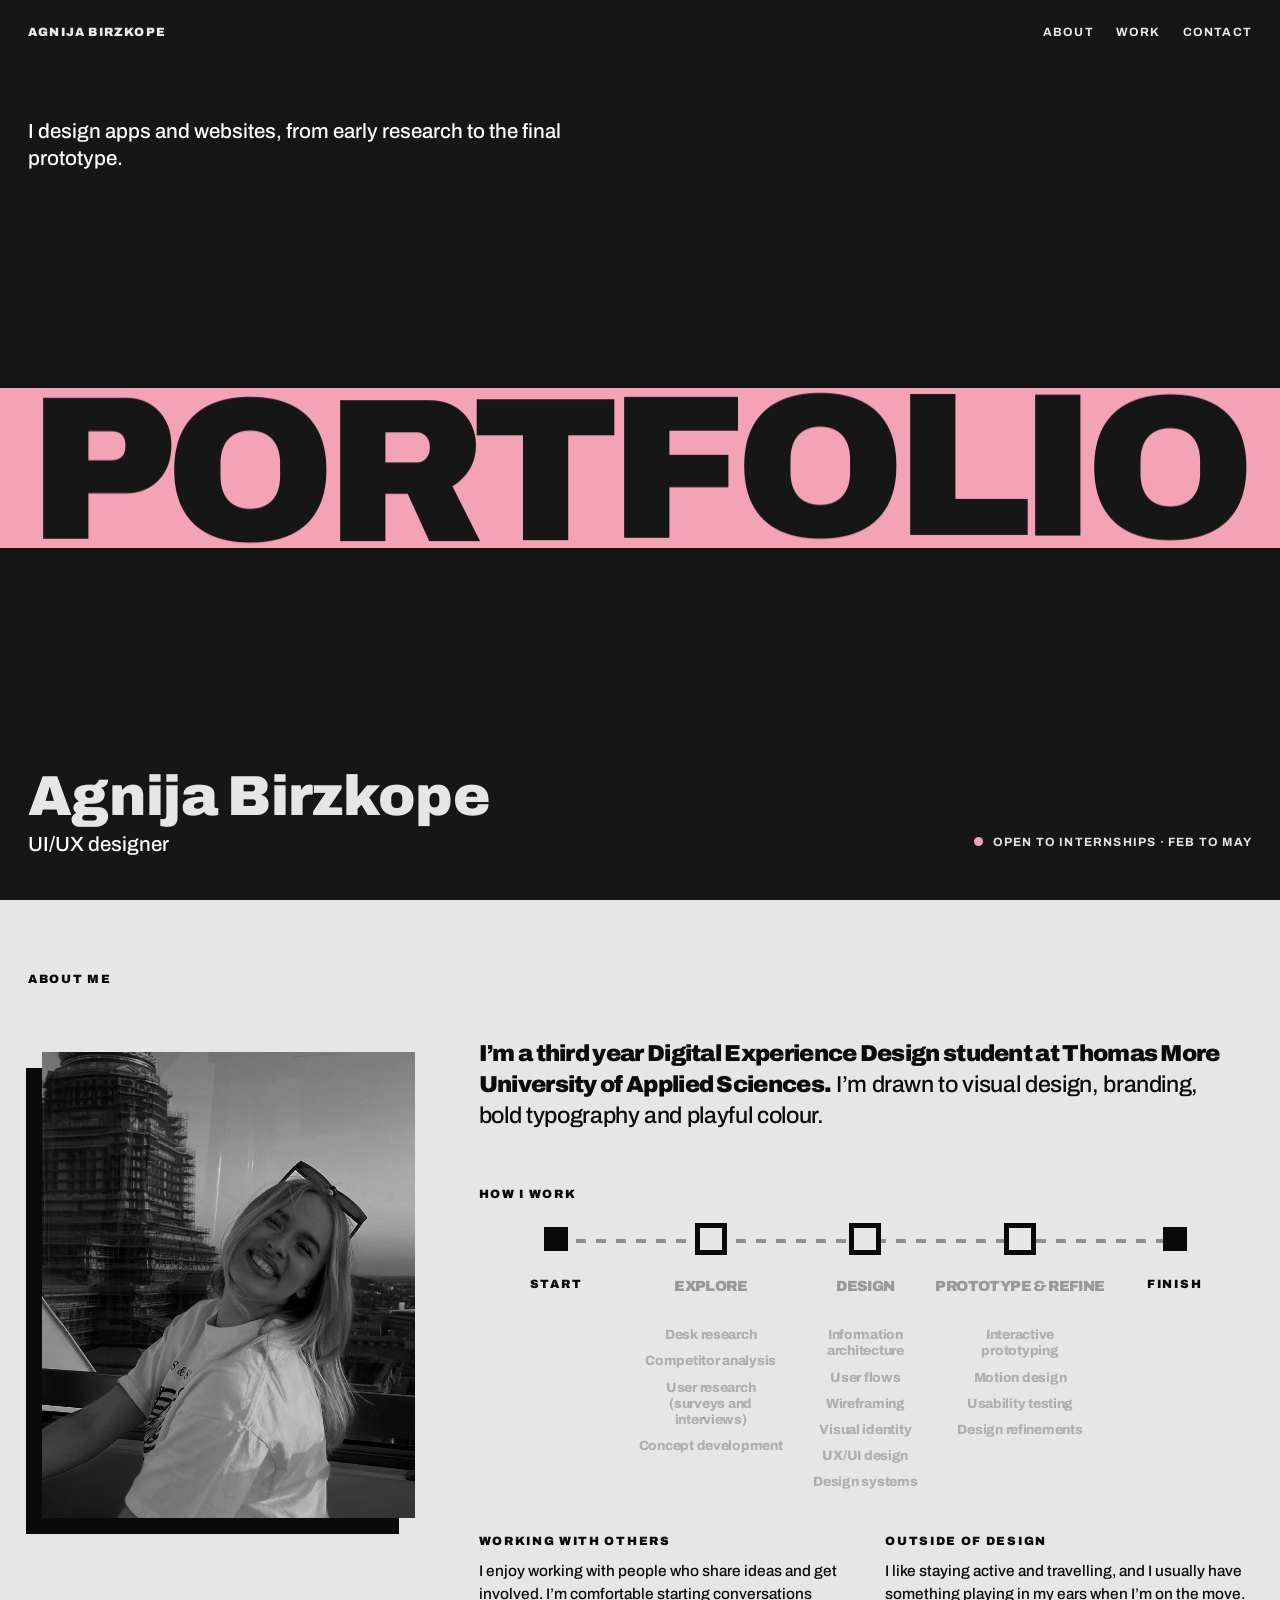
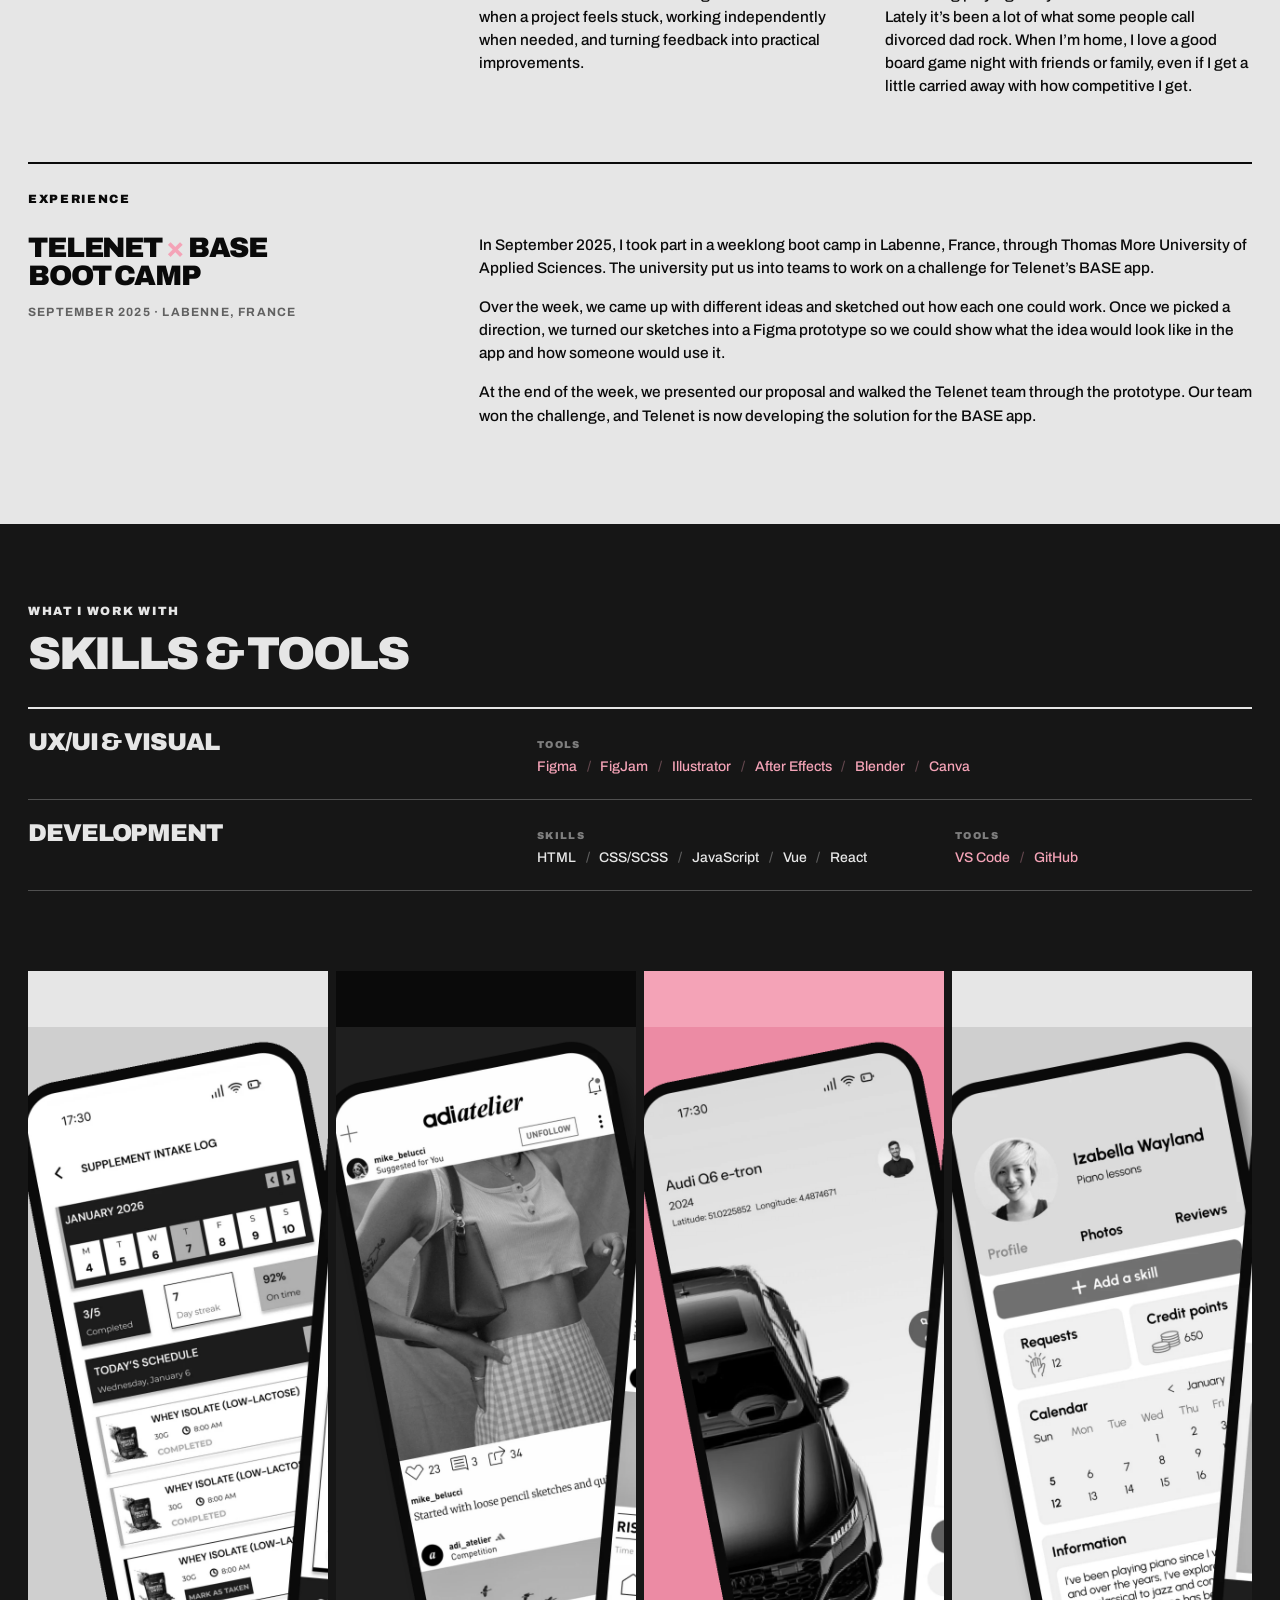
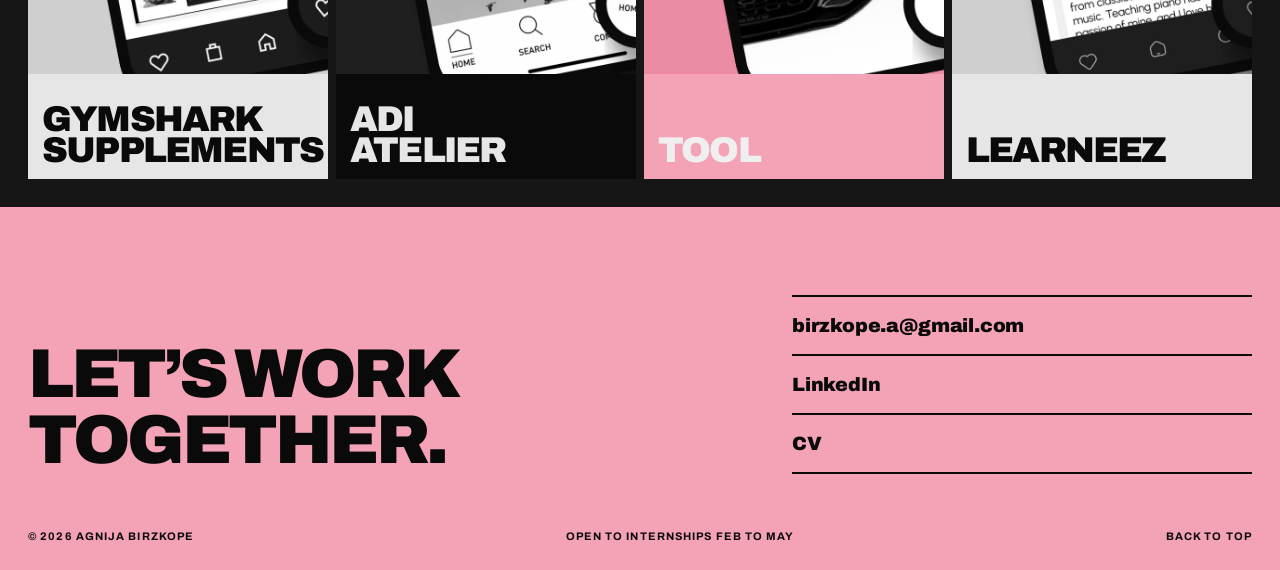
<file: index.html>
<!doctype html>
<html lang="en">
<head>
  <meta charset="utf-8">
  <meta name="viewport" content="width=device-width, initial-scale=1">
  <link rel="icon" href="favicon.svg" type="image/svg+xml">
  <link rel="icon" href="favicon-32.png" sizes="32x32" type="image/png">
  <link rel="apple-touch-icon" href="apple-touch-icon.png">
  <title>Agnija Birzkope, UI/UX Designer</title>
  <meta name="description" content="Portfolio of Agnija Birzkope, UI/UX designer. Open to internships from February to May.">
  <link rel="preconnect" href="https://fonts.googleapis.com">
  <link rel="preconnect" href="https://fonts.gstatic.com" crossorigin>
  <link href="https://fonts.googleapis.com/css2?family=Archivo:wght@400;500;700;900&display=swap" rel="stylesheet">
  <link rel="stylesheet" href="components.css">
  <link rel="stylesheet" href="style.css">
  <script src="components.js"></script>
</head>
<body>

  <site-header></site-header>

  <main id="top">

    <!-- ============ HERO ============ -->
    <section class="hero">
      <p class="hero__lead">I design apps and websites, from early research to the final prototype.</p>
      <h1 class="hero__word" aria-label="Portfolio"><span class="hero__chars">Portfolio</span></h1>
      <div class="hero__below">
        <div>
          <h2 class="hero__who">Agnija Birzkope</h2>
          <p class="hero__role">UI/UX designer</p>
        </div>
        <p class="hero__open"><i></i>Open to internships · Feb to May</p>
      </div>
    </section>

    <!-- ============ ABOUT ============ -->
    <section class="about" id="about">
      <p class="label reveal">About me</p>
      <div class="about__layout">
        <div class="about__duo">
          <figure class="about__photo reveal">
          <img src="assets/portrait.webp" alt="Portrait of Agnija Birzkope">
        </figure>
          <div class="about__text">
            <p class="about__statement reveal"><strong>I’m a third year Digital Experience Design student at Thomas More University of Applied Sciences.</strong> I’m drawn to visual design, branding, bold typography and playful colour.</p>
            <div class="process" id="how-i-work">
        <p class="label reveal">How I work</p>
        <ol class="route" style="--n:5" aria-label="My process, from start to finish">
          <li class="route__line" aria-hidden="true"><span class="route__fill"></span></li>
          <li class="stop stop--end"><span class="node"></span><span class="name">Start</span></li>
          <li class="stop stop--phase"><span class="node"></span><span class="name">Explore</span><ul class="items"><li>Desk research</li><li>Competitor analysis</li><li>User research (surveys and interviews)</li><li>Concept development</li></ul></li>
          <li class="stop stop--phase"><span class="node"></span><span class="name">Design</span><ul class="items"><li>Information architecture</li><li>User flows</li><li>Wireframing</li><li>Visual identity</li><li>UX/UI design</li><li>Design systems</li></ul></li>
          <li class="stop stop--phase"><span class="node"></span><span class="name">Prototype &amp; Refine</span><ul class="items"><li>Interactive prototyping</li><li>Motion design</li><li>Usability testing</li><li>Design refinements</li></ul></li>
          <li class="stop stop--end"><span class="node"></span><span class="name">Finish</span></li>
        </ol>
      </div>
            <div class="about__notes">
              <div class="note reveal">
                <h3 class="label">Working with others</h3>
                <p>I enjoy working with people who share ideas and get involved. I’m comfortable starting conversations when a project feels stuck, working independently when needed, and turning feedback into practical improvements.</p>
              </div>
            <div class="note reveal">
              <h3 class="label">Outside of design</h3>
              <p>I like staying active and travelling, and I usually have something playing in my ears when I’m on the move. Lately it’s been a lot of what some people call divorced dad rock. When I’m home, I love a good board game night with friends or family, even if I get a little carried away with how competitive I get.</p>
            </div>
          </div>
          </div>
        </div>
      </div>

      <div class="exp exp--next" id="experience">
      <p class="label reveal">Experience</p>
      <div class="exp__row reveal">
        <div class="exp__head">
          <h2>Telenet <span>×</span> BASE<br>boot camp</h2>
          <p class="exp__when">September 2025 · Labenne, France</p>
        </div>
        <div class="exp__copy">
          <p class="exp__text">In September 2025, I took part in a weeklong boot camp in Labenne, France, through Thomas More University of Applied Sciences. The university put us into teams to work on a challenge for Telenet’s BASE app.</p>
          <p class="exp__text">Over the week, we came up with different ideas and sketched out how each one could work. Once we picked a direction, we turned our sketches into a Figma prototype so we could show what the idea would look like in the app and how someone would use it.</p>
          <p class="exp__text">At the end of the week, we presented our proposal and walked the Telenet team through the prototype. Our team won the challenge, and Telenet is now developing the solution for the BASE app.</p>
        </div>
      </div>
    </div>
      
      <div class="tools" id="tools">
      <p class="label reveal">What I work with</p>
      <h2 class="tools__title reveal">Skills &amp; tools</h2>
      <div class="skills">
        <article class="skill reveal">
          <div class="skill__head"><h3>UX/UI &amp; Visual</h3></div>
          <div class="skill__body"><div class="skill__solo"><p class="skill__label">Tools</p><ul><li class="tool">Figma</li><li class="tool">FigJam</li><li class="tool">Illustrator</li><li class="tool">After Effects</li><li class="tool">Blender</li><li class="tool">Canva</li></ul></div></div>
        </article>
        <article class="skill reveal">
          <div class="skill__head"><h3>Development</h3></div>
          <div class="skill__body"><div><p class="skill__label">Skills</p><ul><li>HTML</li><li>CSS/SCSS</li><li>JavaScript</li><li>Vue</li><li>React</li></ul></div><div><p class="skill__label">Tools</p><ul><li class="tool">VS Code</li><li class="tool">GitHub</li></ul></div></div>
        </article>
      </div>
      </div>
    </section>


    <!-- ============ WORK ============ -->
    <section class="work" id="work" aria-label="Selected work">
      <div class="panels" id="panels">

        <article class="panel panel--grey" tabindex="0" aria-label="Gymshark Supplements">
          <div class="panel__media"><img src="assets/gymshark.webp" alt="Gymshark Supplements app concept"></div>
          <div class="panel__top">
          </div>
          <div class="panel__body">
            <div class="panel__intro"><p>An independent supplement app concept. Research, UX/UI, branding, and motion.</p></div>
            <div class="panel__facts">
              <dl>
                <div><dt>Duration</dt><dd>3 months</dd></div>
                <div><dt>Team</dt><dd>Individual project</dd></div>
                <div class="wide"><dt>Role</dt><dd>Research, UX/UI, branding &amp; motion</dd></div>
                <div class="wide"><dt>Status</dt><dd>Figma prototype / not developed</dd></div>
              </dl>
              <div class="methods"><span class="methods__label">Methods</span><ul class="methods__list"><li>Desk research</li><li>Persona</li><li>Journey mapping</li><li>Story mapping</li><li>Information architecture</li><li>UX/UI design</li><li>Motion studies</li></ul></div>
            </div>
          </div>
          <a class="btn cta" href="gymshark.html">View case study</a>
          <h2 class="panel__title panel__title--long">Gymshark <br>Supplements</h2>
        </article>

        <article class="panel panel--black" tabindex="0" aria-label="Adi Atelier">
          <div class="panel__media"><img src="assets/adi.webp" alt="Adi Atelier redesign"></div>
          <div class="panel__top">
          </div>
          <div class="panel__body">
            <div class="panel__intro"><p>Testing and redesign of an existing concept, with most of the project spent on development.</p></div>
            <div class="panel__facts">
              <dl>
                <div><dt>Duration</dt><dd>3 months</dd></div>
                <div><dt>Team</dt><dd>Group project of three</dd></div>
                <div class="wide"><dt>Role</dt><dd>UX/UI redesign, user testing &amp; front end</dd></div>
                <div class="wide"><dt>Status</dt><dd>School project / not released</dd></div>
              </dl>
              <div class="methods"><span class="methods__label">Methods</span><ul class="methods__list"><li>User testing</li><li>Task scenarios</li><li>UX/UI redesign</li><li>Front end development</li></ul></div>
            </div>
          </div>
          <a class="btn cta" href="adi-atelier.html">View case study</a>
          <h2 class="panel__title">Adi <br>Atelier</h2>
        </article>

        <article class="panel panel--pink" tabindex="0" aria-label="Tool">
          <div class="panel__media"><img src="assets/tool.webp" alt="Tool roadside emergency app concept"></div>
          <div class="panel__top">
          </div>
          <div class="panel__body">
            <div class="panel__intro"><p>A roadside emergency app concept with repair guidance, a diagnostic questionnaire and access to nearby professional help.</p></div>
            <div class="panel__facts">
              <dl>
                <div><dt>Duration</dt><dd>3 months</dd></div>
                <div><dt>Team</dt><dd>Individual project</dd></div>
                <div class="wide"><dt>Role</dt><dd>Research, UX/UI, branding &amp; service planning</dd></div>
                <div class="wide"><dt>Status</dt><dd>Figma prototype / not developed</dd></div>
              </dl>
              <div class="methods"><span class="methods__label">Methods</span><ul class="methods__list"><li>Desk research</li><li>User mapping</li><li>Journey mapping</li><li>Story mapping</li><li>Moodboard</li><li>UX/UI design</li></ul></div>
            </div>
          </div>
          <a class="btn cta" href="tool.html">View case study</a>
          <h2 class="panel__title">Tool</h2>
        </article>

        <article class="panel panel--grey" tabindex="0" aria-label="Learneez">
          <div class="panel__media"><img src="assets/learneez.webp" alt="Learneez skill sharing app"></div>
          <div class="panel__top">
          </div>
          <div class="panel__body">
            <div class="panel__intro"><p>A skill sharing app where users trade skills directly or use credits earned by teaching to pay for lessons.</p></div>
            <div class="panel__facts">
              <dl>
                <div><dt>Duration</dt><dd>3 months</dd></div>
                <div><dt>Team</dt><dd>Individual project</dd></div>
                <div class="wide"><dt>Role</dt><dd>Research, UX design &amp; UI design</dd></div>
                <div class="wide"><dt>Status</dt><dd>Figma prototype / not developed</dd></div>
              </dl>
              <div class="methods"><span class="methods__label">Methods</span><ul class="methods__list"><li>Desk research</li><li>Competitor analysis</li><li>Information architecture</li><li>Brand identity</li><li>UX/UI design</li><li>Prototyping</li></ul></div>
            </div>
          </div>
          <a class="btn cta" href="learneez.html">View case study</a>
          <h2 class="panel__title">Learneez</h2>
        </article>

      </div>
    </section>

  </main>

  <!-- ============ CONTACT ============ -->
  <site-footer></site-footer>

  <script src="script.js"></script>
</body>
</html>
</file>
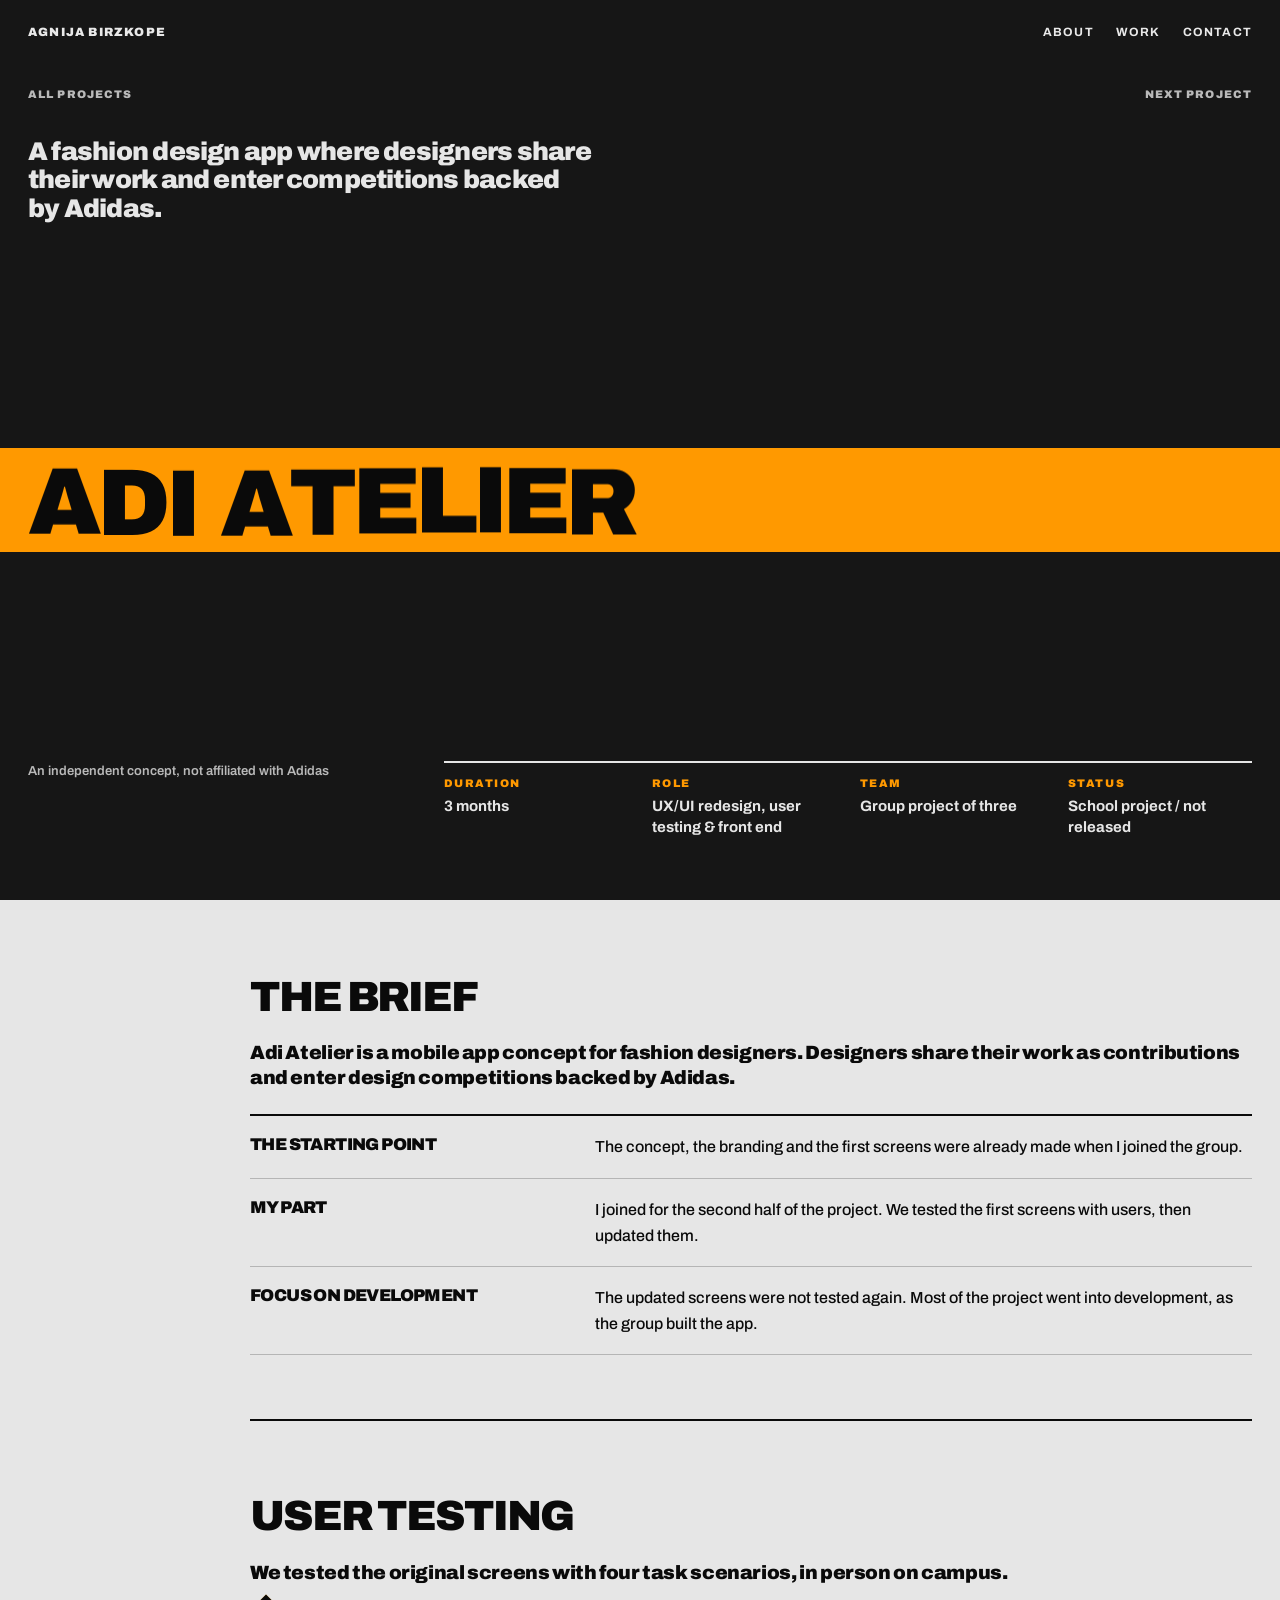
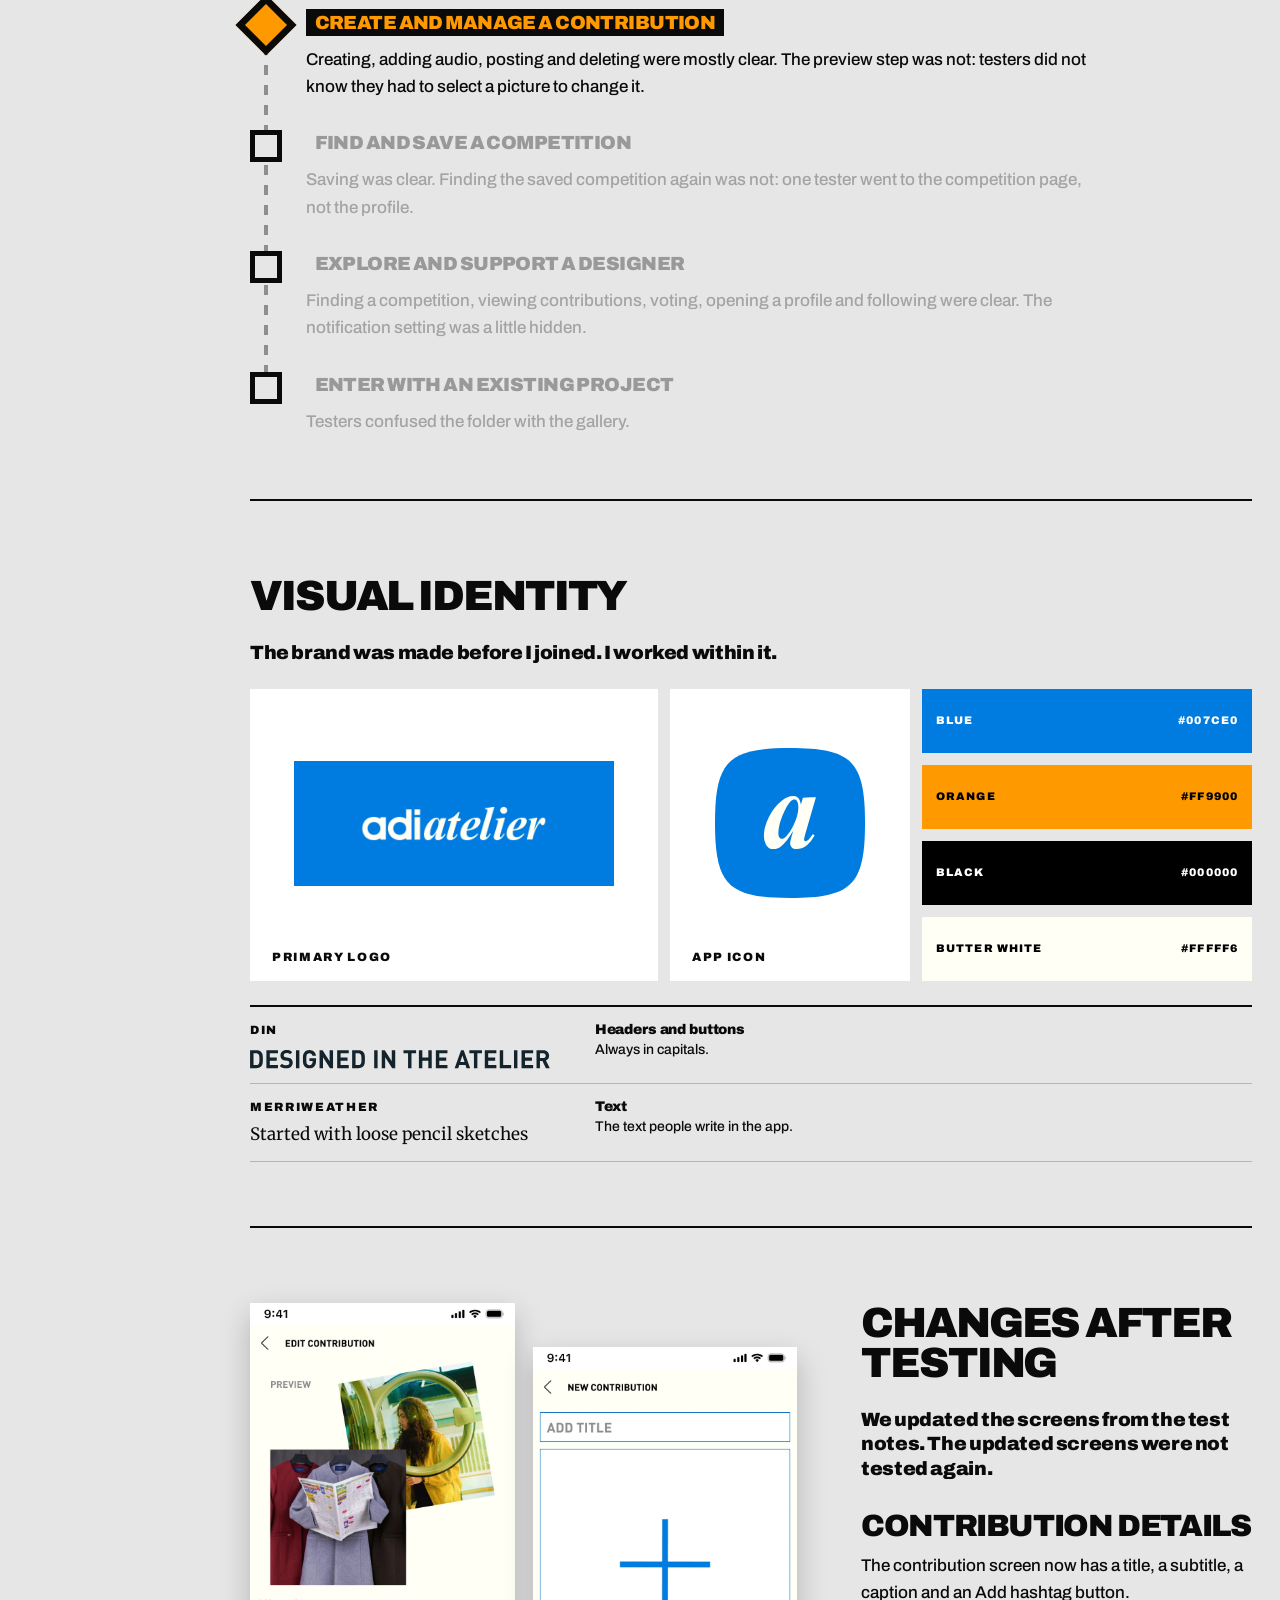
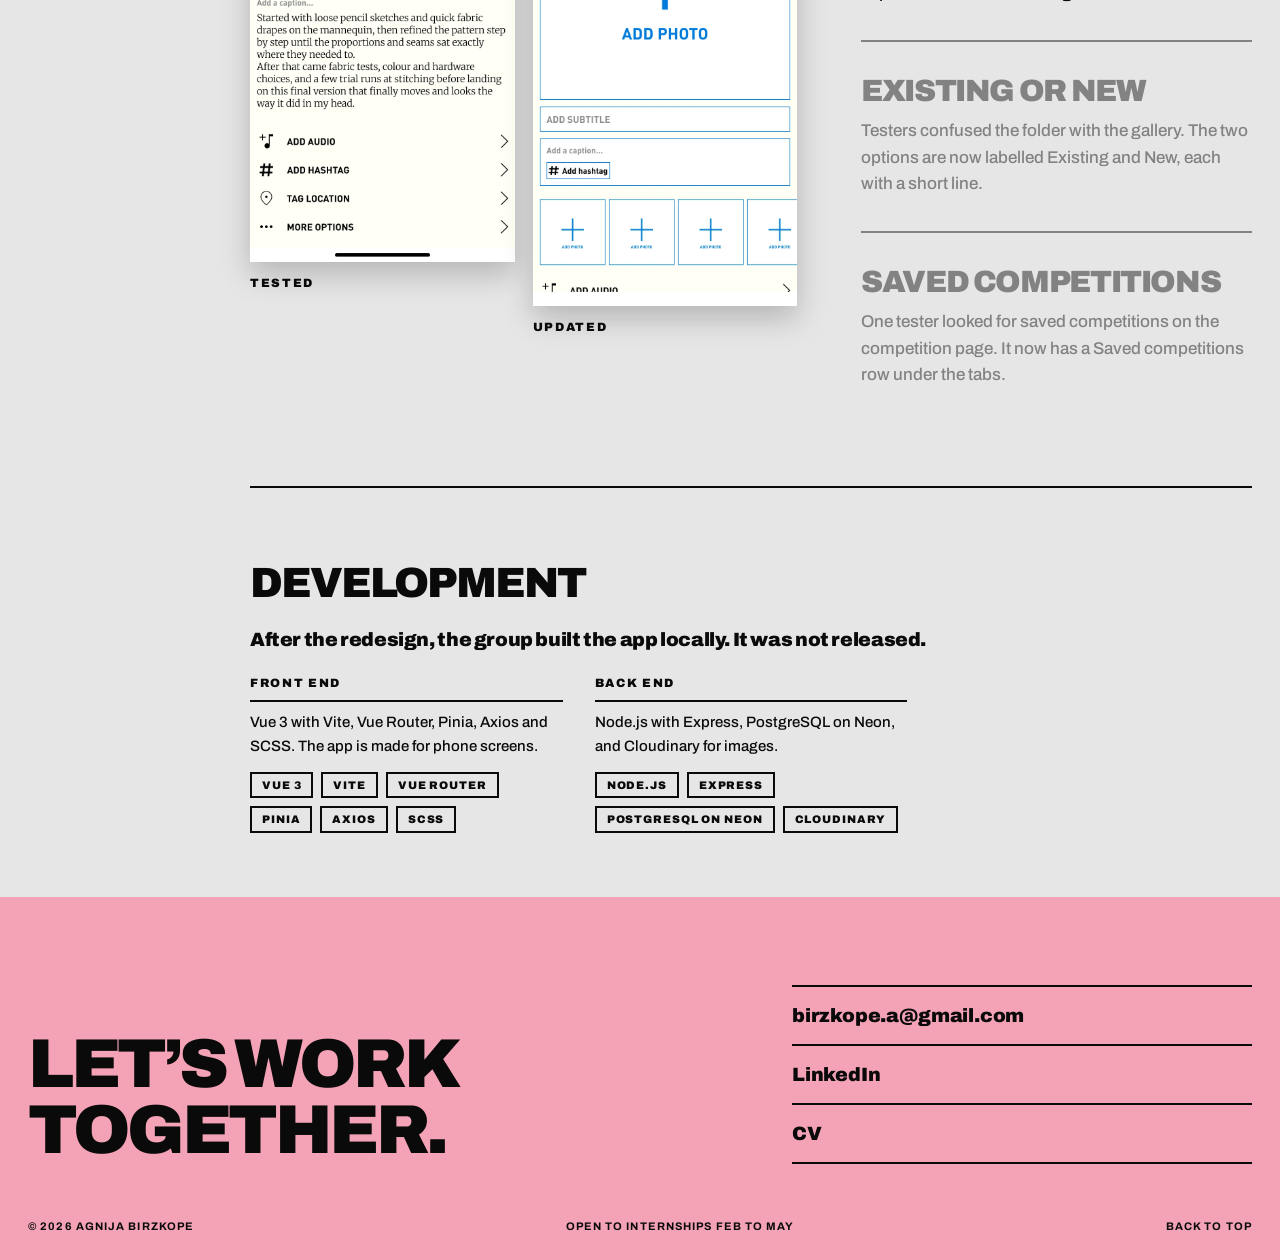
<file: adi-atelier.html>
<!doctype html>
<html lang="en">
<head>
  <meta charset="utf-8">
  <meta name="viewport" content="width=device-width, initial-scale=1">
  <link rel="icon" href="favicon.svg" type="image/svg+xml">
  <link rel="icon" href="favicon-32.png" sizes="32x32" type="image/png">
  <link rel="apple-touch-icon" href="apple-touch-icon.png">
  <title>Adi Atelier case study | Agnija Birzkope</title>
  <meta name="description" content="A fashion design app where designers share their work and enter competitions backed by Adidas.">
  <link rel="preconnect" href="https://fonts.googleapis.com">
  <link rel="preconnect" href="https://fonts.gstatic.com" crossorigin>
  <link href="https://fonts.googleapis.com/css2?family=Archivo:wght@400;500;700;900&family=Merriweather:wght@400;700&display=swap" rel="stylesheet">
  <link rel="stylesheet" href="components.css">
  <link rel="stylesheet" href="case.css">
  <script src="components.js"></script>
  <script src="case.js" defer></script>
</head>
<body class="case" style="--accent:#ff9900">

  <site-header></site-header>

  <nav class="index" aria-label="Sections"><ol><li><a href="#context"><i class="index__node"></i><span>The brief</span></a></li><li><a href="#testing"><i class="index__node"></i><span>User testing</span></a></li><li><a href="#identity"><i class="index__node"></i><span>Visual identity</span></a></li><li><a href="#changes"><i class="index__node"></i><span>Changes after testing</span></a></li><li><a href="#development"><i class="index__node"></i><span>Development</span></a></li></ol></nav>

  <main id="top">

<header class="hero">
  <div class="wide hero__top">
    <nav class="crumbs" aria-label="Projects"><a href="index.html#work">All projects</a><a href="tool.html">Next project</a></nav>
    <p class="hero__lead">A fashion design app where designers share their work and enter competitions backed by Adidas.</p>
  </div>
  <h1 class="hero__band"><span class="wide">Adi Atelier</span></h1>
  <div class="wide hero__bottom">
    <div class="hero__cta">
      <p class="hero__note">An independent concept, not affiliated with Adidas</p>
    </div>
    <dl class="facts">
      <div><dt>Duration</dt><dd>3 months</dd></div>
      <div><dt>Role</dt><dd>UX/UI redesign, user testing &amp; front end</dd></div>
      <div><dt>Team</dt><dd>Group project of three</dd></div>
      <div><dt>Status</dt><dd>School project / not released</dd></div>
    </dl>
  </div>
</header>

<section class="sec" id="context" aria-labelledby="h-context">
  <div class="wide sec__grid">
    
    <div class="sec__main">
      <h2 id="h-context">The brief</h2>

      <p class="statement">Adi Atelier is a mobile app concept for fashion designers. Designers share their work as contributions and enter design competitions backed by Adidas.</p>
      <div class="rows">
        <div class="row"><h3>The starting point</h3><p>The concept, the branding and the first screens were already made when I joined the group.</p></div>
        <div class="row"><h3>My part</h3><p>I joined for the second half of the project. We tested the first screens with users, then updated them.</p></div>
        <div class="row"><h3>Focus on development</h3><p>The updated screens were not tested again. Most of the project went into development, as the group built the app.</p></div>
      </div>
    </div>
  </div>
</section>

<section class="sec" id="testing" aria-labelledby="h-testing">
  <div class="wide sec__grid">
    
    <div class="sec__main">
      <h2 id="h-testing">User testing</h2>

      <p class="statement">We tested the original screens with four task scenarios, in person on campus.</p>
      <ol class="route route--down">
        <li class="stop"><span class="node"></span><span class="tag">Create and manage a contribution</span><p>Creating, adding audio, posting and deleting were mostly clear. The preview step was not: testers did not know they had to select a picture to change it.</p></li>
        <li class="stop"><span class="node"></span><span class="tag">Find and save a competition</span><p>Saving was clear. Finding the saved competition again was not: one tester went to the competition page, not the profile.</p></li>
        <li class="stop"><span class="node"></span><span class="tag">Explore and support a designer</span><p>Finding a competition, viewing contributions, voting, opening a profile and following were clear. The notification setting was a little hidden.</p></li>
        <li class="stop"><span class="node"></span><span class="tag">Enter with an existing project</span><p>Testers confused the folder with the gallery.</p></li>
      </ol>
    </div>
  </div>
</section>

<section class="sec" id="identity" aria-labelledby="h-identity">
  <div class="wide sec__grid">
    
    <div class="sec__main">
      <h2 id="h-identity">Visual identity</h2>

      <p class="statement">The brand was made before I joined. I worked within it.</p>
      <div class="brand brand--adi">
        <div class="marks">
          <figure class="mark mark--logo"><img src="assets/case-studies/adi-atelier/logo.webp" alt="The adi atelier logo in butter white on blue" loading="lazy"><figcaption class="label">Primary logo</figcaption></figure>
          <figure class="mark mark--icon"><img src="assets/case-studies/adi-atelier/icon.svg" alt="The adi atelier app icon, a letter a on blue" loading="lazy"><figcaption class="label">App icon</figcaption></figure>
        </div>
        <div class="swatches swatches--four">
          <div class="swatch" style="background:#007ce0;color:#fff"><p class="label">Blue</p><em>#007CE0</em></div>
          <div class="swatch" style="background:#ff9900;color:#000"><p class="label">Orange</p><em>#FF9900</em></div>
          <div class="swatch" style="background:#000;color:#fff"><p class="label">Black</p><em>#000000</em></div>
          <div class="swatch" style="background:#fffff6;color:#000"><p class="label">Butter white</p><em>#FFFFF6</em></div>
        </div>
      </div>
      <div class="rows fonts">
        <div class="row"><div><p class="label">DIN</p><img class="sample-img" src="assets/case-studies/adi-atelier/din-sample.svg" alt="The tagline Designed in the atelier in DIN capitals" loading="lazy"></div><div><h3>Headers and buttons</h3><p>Always in capitals.</p></div></div>
        <div class="row"><div><p class="label">Merriweather</p><p class="sample sample--merri">Started with loose pencil sketches</p></div><div><h3>Text</h3><p>The text people write in the app.</p></div></div>
      </div>
    </div>
  </div>
</section>

<section class="sec" id="changes" aria-labelledby="h-changes">
  <div class="wide sec__grid">
    <div class="sec__side"><aside class="dec__stage" aria-label="The tested and updated screens for the change you are reading"><div class="stage"></div></aside></div>
    <div class="sec__main">
      <h2 id="h-changes">Changes after testing</h2>

      <p class="statement">We updated the screens from the test notes. The updated screens were not tested again.</p>
      <div class="dec">
        <article class="dec__item">
          <h3>Contribution details</h3>
          <p>The contribution screen now has a title, a subtitle, a caption and an Add hashtag button.</p>
          <div class="shots"><figure><img src="assets/case-studies/adi-atelier/v1-post.webp" alt="The tested contribution screen with a preview and a list of options" loading="lazy" data-zoom><figcaption class="label">Tested</figcaption></figure><figure><img src="assets/case-studies/adi-atelier/v2-post.webp" alt="The updated contribution screen with a title field, an Add photo area, a subtitle, a caption with an Add hashtag button and more photo slots" loading="lazy" data-zoom><figcaption class="label">Updated</figcaption></figure></div>
        </article>
        <article class="dec__item">
          <h3>Existing or new</h3>
          <p>Testers confused the folder with the gallery. The two options are now labelled Existing and New, each with a short line.</p>
          <div class="shots"><figure><img src="assets/case-studies/adi-atelier/v1-entry.webp" alt="The tested choice screen with the labels Select and Create new" loading="lazy" data-zoom><figcaption class="label">Tested</figcaption></figure><figure><img src="assets/case-studies/adi-atelier/v2-entry.webp" alt="The updated choice screen with Existing and New options" loading="lazy" data-zoom><figcaption class="label">Updated</figcaption></figure></div>
        </article>
        <article class="dec__item">
          <h3>Saved competitions</h3>
          <p>One tester looked for saved competitions on the competition page. It now has a Saved competitions row under the tabs.</p>
          <div class="shots"><figure><img src="assets/case-studies/adi-atelier/v1-competition.webp" alt="The tested competition page with the tabs Now, Soon, Finished and Saved" loading="lazy" data-zoom><figcaption class="label">Tested</figcaption></figure><figure><img src="assets/case-studies/adi-atelier/v2-competition.webp" alt="The updated competition page with a Saved competitions row under the tabs" loading="lazy" data-zoom><figcaption class="label">Updated</figcaption></figure></div>
        </article>
      </div>
    </div>
  </div>
</section>

<section class="sec" id="development" aria-labelledby="h-development">
  <div class="wide sec__grid">
    
    <div class="sec__main">
      <h2 id="h-development">Development</h2>

      <p class="statement">After the redesign, the group built the app locally. It was not released.</p>
      <div class="cols3 notes">
        <div><h3 class="label">Front end</h3><p>Vue 3 with Vite, Vue Router, Pinia, Axios and SCSS. The app is made for phone screens.</p><ul class="chips"><li>Vue 3</li><li>Vite</li><li>Vue Router</li><li>Pinia</li><li>Axios</li><li>SCSS</li></ul></div>
        <div><h3 class="label">Back end</h3><p>Node.js with Express, PostgreSQL on Neon, and Cloudinary for images.</p><ul class="chips"><li>Node.js</li><li>Express</li><li>PostgreSQL on Neon</li><li>Cloudinary</li></ul></div>
      </div>
    </div>
  </div>
</section>
  </main>

  <site-footer></site-footer>

  <dialog class="lightbox" aria-label="Enlarged screen"><button class="lightbox__close" aria-label="Close">Close</button><img alt=""></dialog>

</body>
</html>
</file>
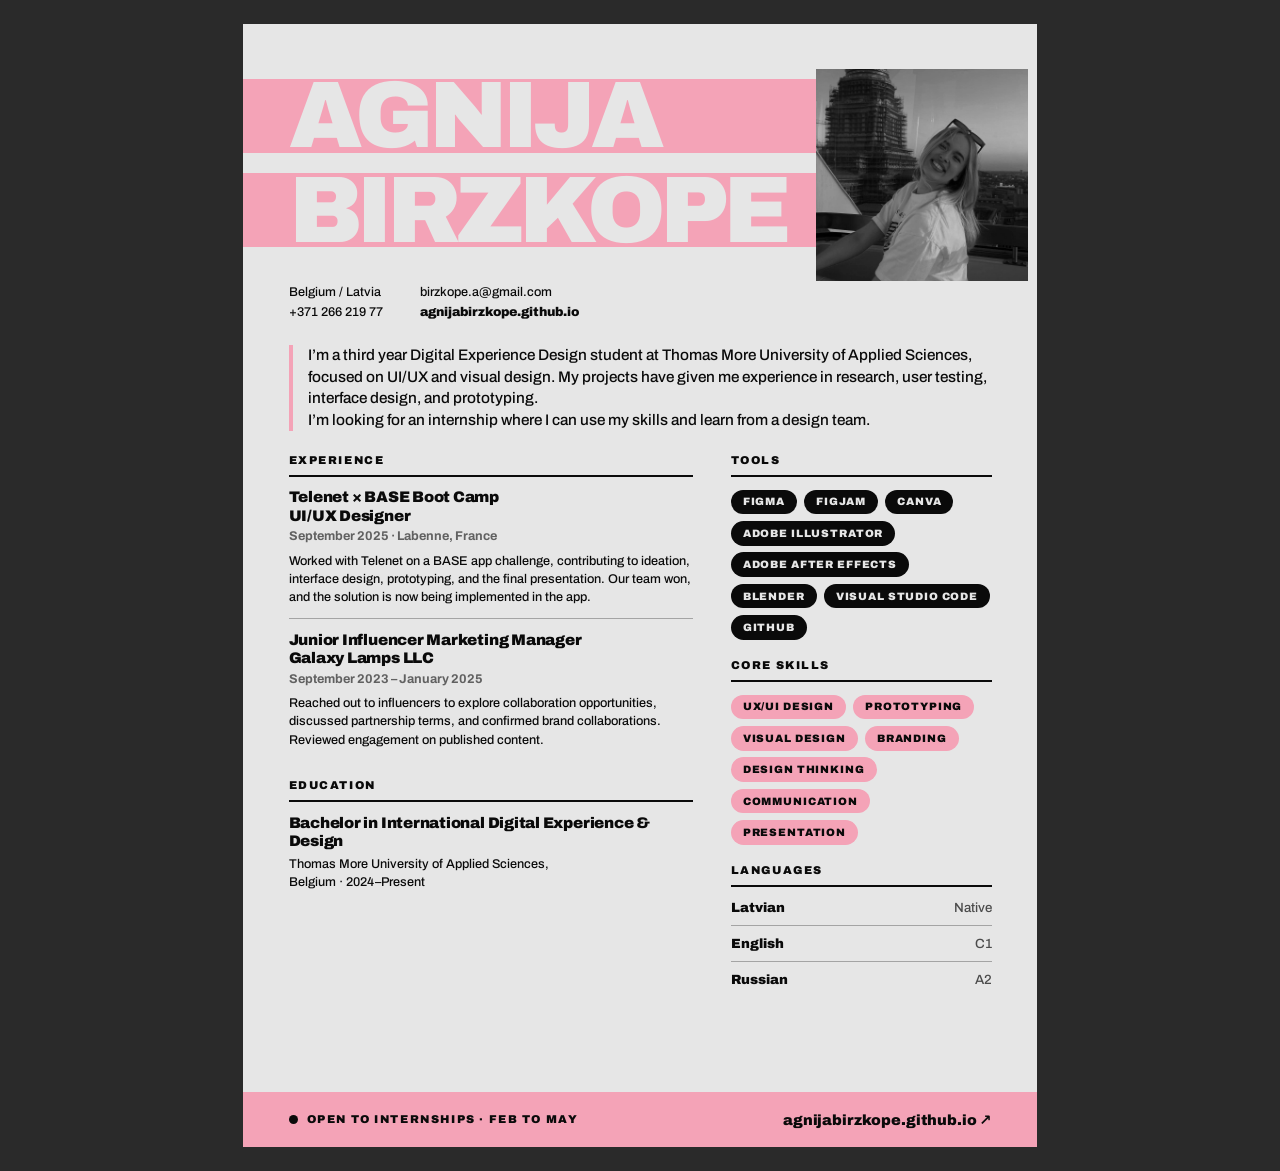
<file: cv.html>
<!DOCTYPE html>
<html lang="en">
<head>
  <meta charset="utf-8">
  <title>Agnija Birzkope – CV</title>
  <meta name="viewport" content="width=device-width, initial-scale=1">
  <link rel="icon" href="favicon.svg" type="image/svg+xml">
  <link rel="icon" href="favicon-32.png" sizes="32x32" type="image/png">
  <link rel="apple-touch-icon" href="apple-touch-icon.png">
  <link rel="preconnect" href="https://fonts.googleapis.com">
  <link rel="preconnect" href="https://fonts.gstatic.com" crossorigin>
  <link href="https://fonts.googleapis.com/css2?family=Archivo:wght@400;500;700;900&display=swap" rel="stylesheet">
  <style>
    /* The CV is one A4 page that borrows the portfolio look: same colours, Archivo, the pink band behind the name. */
    :root { --grey: #e6e6e6; --black: #0a0a0a; --pink: #f4a3b7; --rule: rgba(10,10,10,.3); }
    @page { size: A4; margin: 0; }
    * { box-sizing: border-box; margin: 0; padding: 0; }
    html { background: #2a2a2a; }
    body { font-family: "Archivo", system-ui, sans-serif; color: var(--black); -webkit-font-smoothing: antialiased; -webkit-print-color-adjust: exact; print-color-adjust: exact; }
    ul { list-style: none; }
    a { color: inherit; text-decoration: none; }

    .page { width: 210mm; height: 297mm; margin: 0 auto; background: var(--grey); position: relative; overflow: hidden; display: flex; flex-direction: column; }
    @media screen { .page { margin: 24px auto; } }
    @media print { html { background: none; } .page { margin: 0; } }

    .label { font-size: 8.5pt; font-weight: 900; letter-spacing: .14em; text-transform: uppercase; }

    /* ---------- head ---------- */
    .head { display: grid; grid-template-columns: 1fr 56mm; gap: 8mm; padding: 12mm 12mm 0; align-items: start; }
    .name { font-weight: 900; text-transform: uppercase; font-size: 25mm; line-height: 1; letter-spacing: -.055em; color: var(--grey); white-space: nowrap; }
    .name span { display: block; position: relative; isolation: isolate; margin-left: -1mm; padding-left: 1mm; }
    .name span::before { content: ''; position: absolute; z-index: -1; left: -12mm; right: -8mm; top: 10%; bottom: 12%; background: var(--pink); }
    .contact { margin-top: 7mm; display: grid; grid-template-columns: repeat(2, auto); justify-content: start; gap: 1.6mm 10mm; font-size: 9.5pt; font-weight: 500; }
    .contact b { font-weight: 900; }
    .portrait { width: 56mm; height: 56mm; object-fit: cover; filter: grayscale(1); display: block; }

    /* ---------- lead ---------- */
    .lead { margin: 7mm 12mm 0; font-size: 11.5pt; line-height: 1.4; font-weight: 500; padding-left: 4mm; border-left: 1.2mm solid var(--pink); }

    /* ---------- columns ---------- */
    .cols { flex: 1; margin: 6mm 12mm 0; display: grid; grid-template-columns: 1.55fr 1fr; gap: 10mm; min-height: 0; }
    section + section { margin-top: 5mm; }
    section > .label { display: block; padding-bottom: 2.4mm; border-bottom: 2px solid var(--black); }

    .item { padding: 3mm 0; border-bottom: 1px solid var(--rule); }
    .item:last-child { border-bottom: 0; }
    .item h3 { font-size: 11.5pt; font-weight: 900; letter-spacing: -.015em; line-height: 1.2; }
    .item .meta { margin-top: 1.2mm; font-size: 9.5pt; font-weight: 700; opacity: .6; }
    .item p { margin-top: 2.2mm; font-size: 9.5pt; line-height: 1.45; font-weight: 500; }

    .tags { padding-top: 3.4mm; display: flex; flex-wrap: wrap; gap: 1.8mm; }
    .tags li { font-size: 8pt; font-weight: 900; letter-spacing: .08em; text-transform: uppercase; padding: 1.8mm 3.2mm; border-radius: 100px; background: var(--black); color: var(--grey); }
    .tags.pink li { background: var(--pink); color: var(--black); }
    .langs { padding-top: 1mm; }
    .langs li { display: flex; justify-content: space-between; align-items: baseline; padding: 2.6mm 0; border-bottom: 1px solid var(--rule); font-size: 10pt; font-weight: 900; }
    .langs li:last-child { border-bottom: 0; }
    .langs span { font-size: 10pt; font-weight: 500; opacity: .7; }

    /* ---------- foot ---------- */
    .foot { background: var(--pink); padding: 5mm 12mm; display: flex; justify-content: space-between; align-items: center; margin-top: 4mm; }
    .foot .open { display: flex; align-items: center; gap: 2.4mm; }
    .foot .open i { width: 2.4mm; height: 2.4mm; border-radius: 50%; background: var(--black); }
    .foot a { font-size: 11pt; font-weight: 900; letter-spacing: -.01em; }
  </style>
</head>
<body>
  <main class="page">
    <header class="head">
      <div>
        <h1 class="name"><span>Agnija</span><span>Birzkope</span></h1>
        <ul class="contact">
          <li>Belgium / Latvia</li>
          <li><a href="mailto:birzkope.a@gmail.com">birzkope.a@gmail.com</a></li>
          <li>+371 266 219 77</li>
          <li><b><a href="https://agnijabirzkope.github.io">agnijabirzkope.github.io</a></b></li>
        </ul>
      </div>
      <img class="portrait" src="assets/portrait.webp" alt="Agnija Birzkope">
    </header>

    <p class="lead">
      I’m a third year Digital Experience Design student at Thomas More University of Applied Sciences, focused on UI/UX and visual design. My projects have given me experience in research, user testing, interface design, and prototyping.<br>
      I’m looking for an internship where I can use my skills and learn from a design team.
    </p>

    <div class="cols">
      <div>
        <section>
          <span class="label">Experience</span>
          <div class="item">
            <h3>Telenet × BASE Boot Camp<br>UI/UX Designer</h3>
            <div class="meta">September 2025 · Labenne, France</div>
            <p>Worked with Telenet on a BASE app challenge, contributing to ideation, interface design, prototyping, and the final presentation. Our team won, and the solution is now being implemented in the app.</p>
          </div>
          <div class="item">
            <h3>Junior Influencer Marketing Manager<br>Galaxy Lamps LLC</h3>
            <div class="meta">September 2023 – January 2025</div>
            <p>Reached out to influencers to explore collaboration opportunities, discussed partnership terms, and confirmed brand collaborations. Reviewed engagement on published content.</p>
          </div>
        </section>
        <section>
          <span class="label">Education</span>
          <div class="item">
            <h3>Bachelor in International Digital Experience &amp; Design</h3>
            <p style="margin-top:1.2mm">Thomas More University of Applied Sciences,<br>Belgium · 2024–Present</p>
          </div>
        </section>
      </div>

      <div>
        <section>
          <span class="label">Tools</span>
          <ul class="tags">
            <li>Figma</li><li>FigJam</li><li>Canva</li><li>Adobe Illustrator</li><li>Adobe After Effects</li><li>Blender</li><li>Visual Studio Code</li><li>GitHub</li>
          </ul>
        </section>
        <section>
          <span class="label">Core skills</span>
          <ul class="tags pink">
            <li>UX/UI design</li><li>Prototyping</li><li>Visual design</li><li>Branding</li><li>Design thinking</li><li>Communication</li><li>Presentation</li>
          </ul>
        </section>
        <section>
          <span class="label">Languages</span>
          <ul class="langs">
            <li>Latvian <span>Native</span></li>
            <li>English <span>C1</span></li>
            <li>Russian <span>A2</span></li>
          </ul>
        </section>
      </div>
    </div>

    <footer class="foot">
      <span class="label open"><i></i>Open to internships · Feb to May</span>
      <a href="https://agnijabirzkope.github.io">agnijabirzkope.github.io ↗</a>
    </footer>
  </main>
  <script>
    // Click any text and type to edit it. Then Ctrl+P -> Save as PDF (Margins: None, Background graphics: on).
    document.querySelector('.page').contentEditable = 'true';
    document.querySelector('.page').spellcheck = false;
  </script>
</body>
</html>
</file>
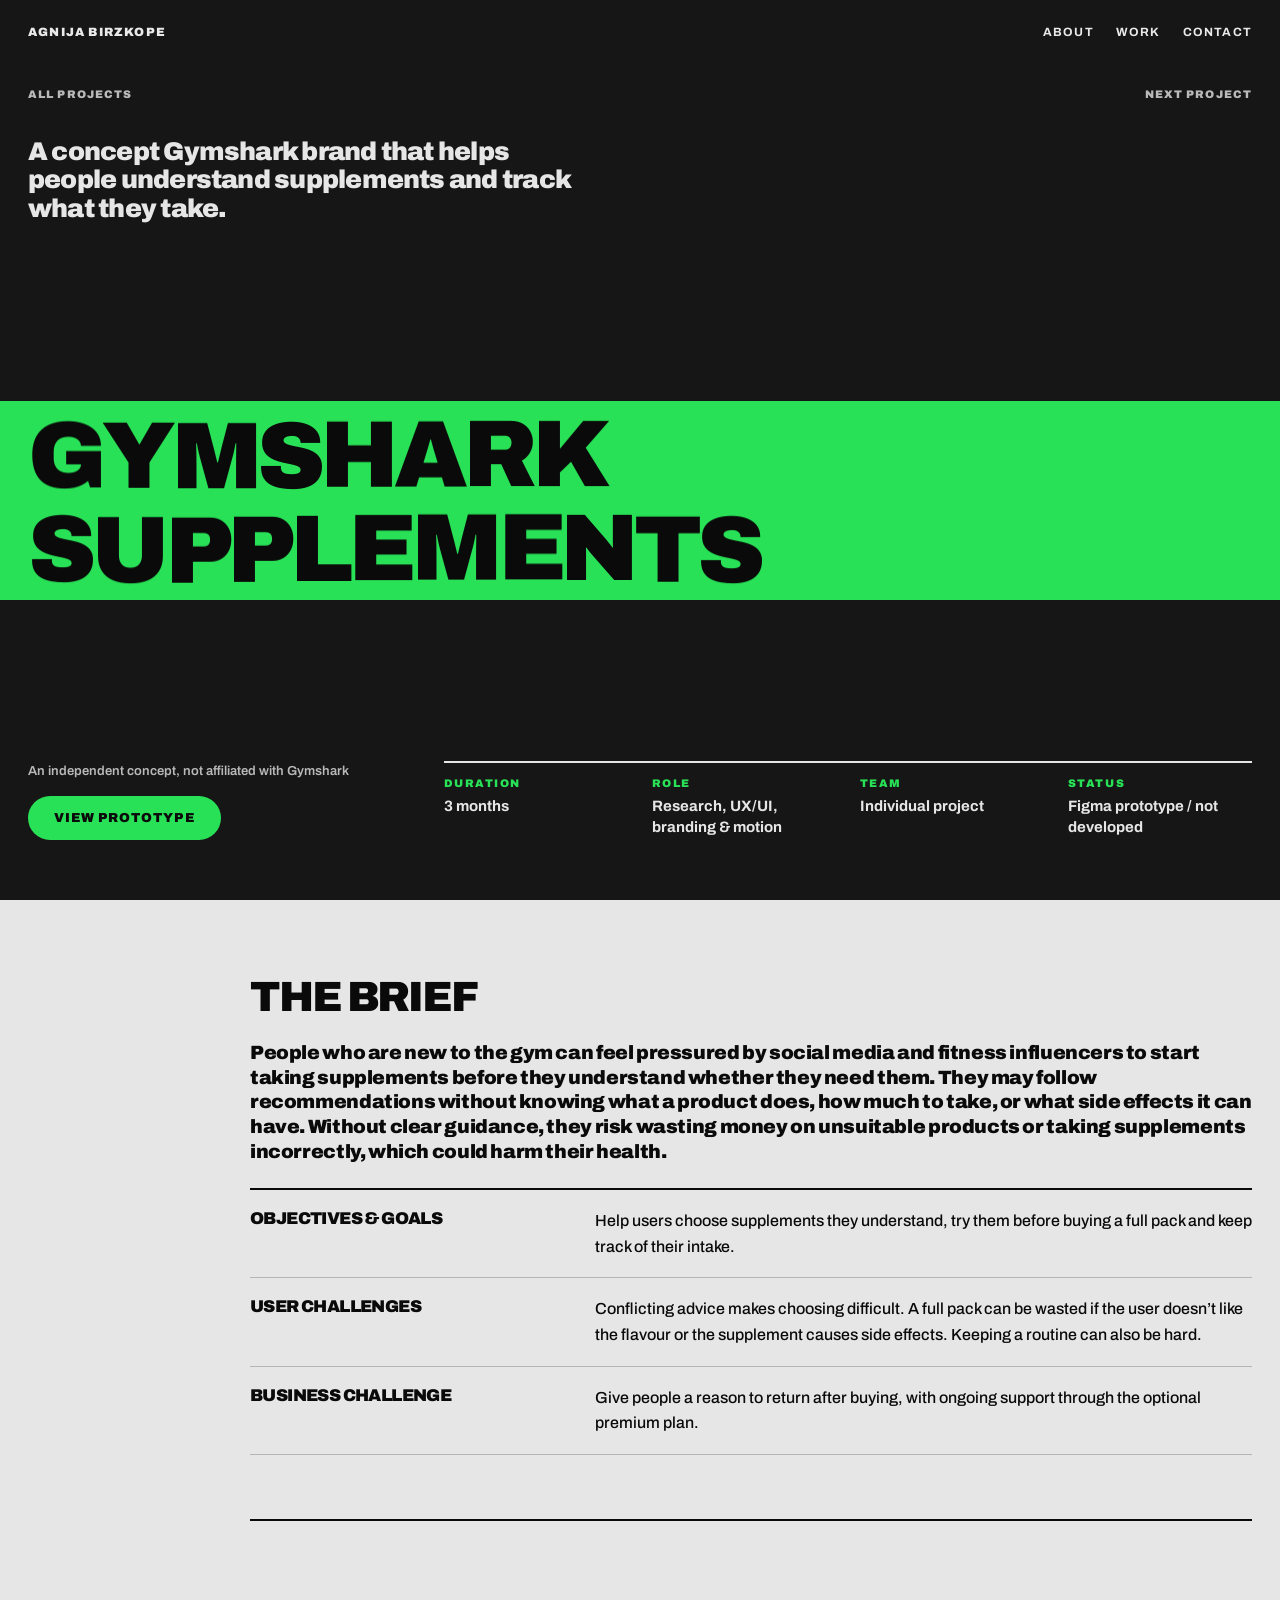
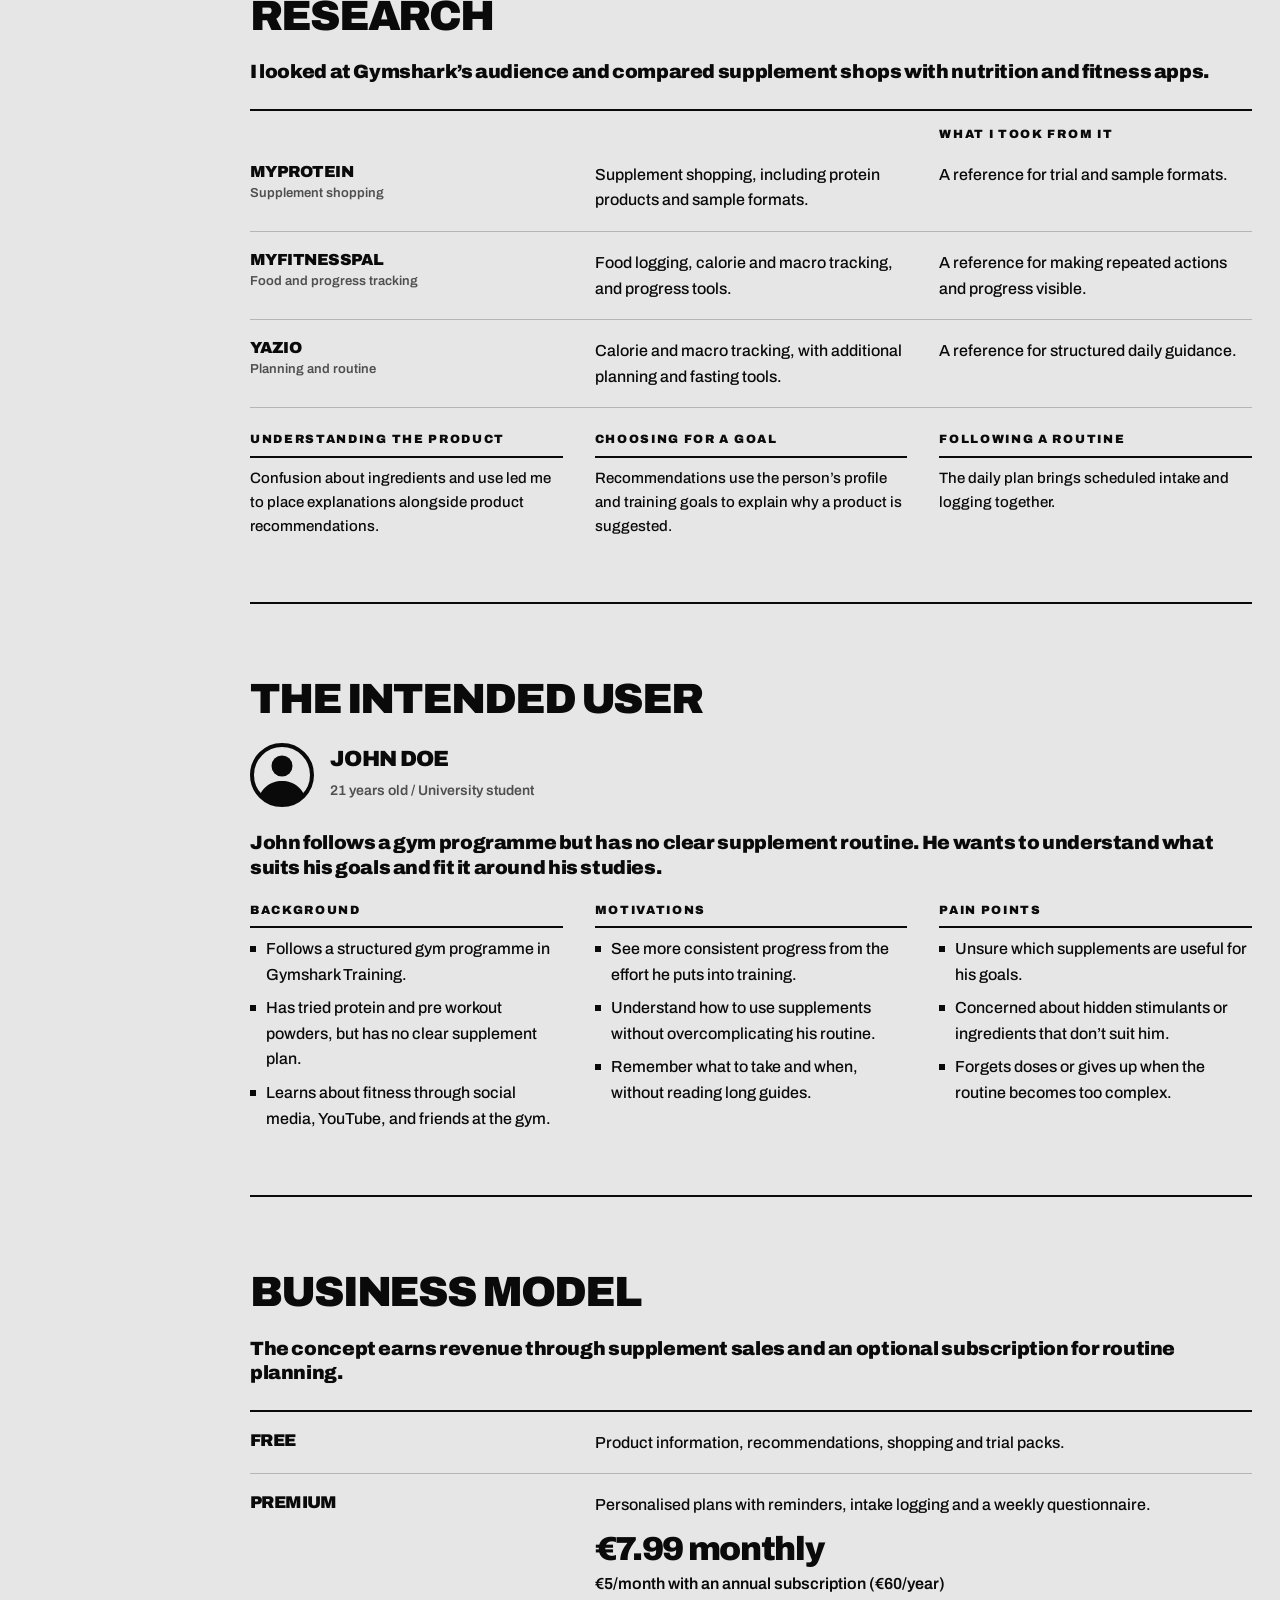
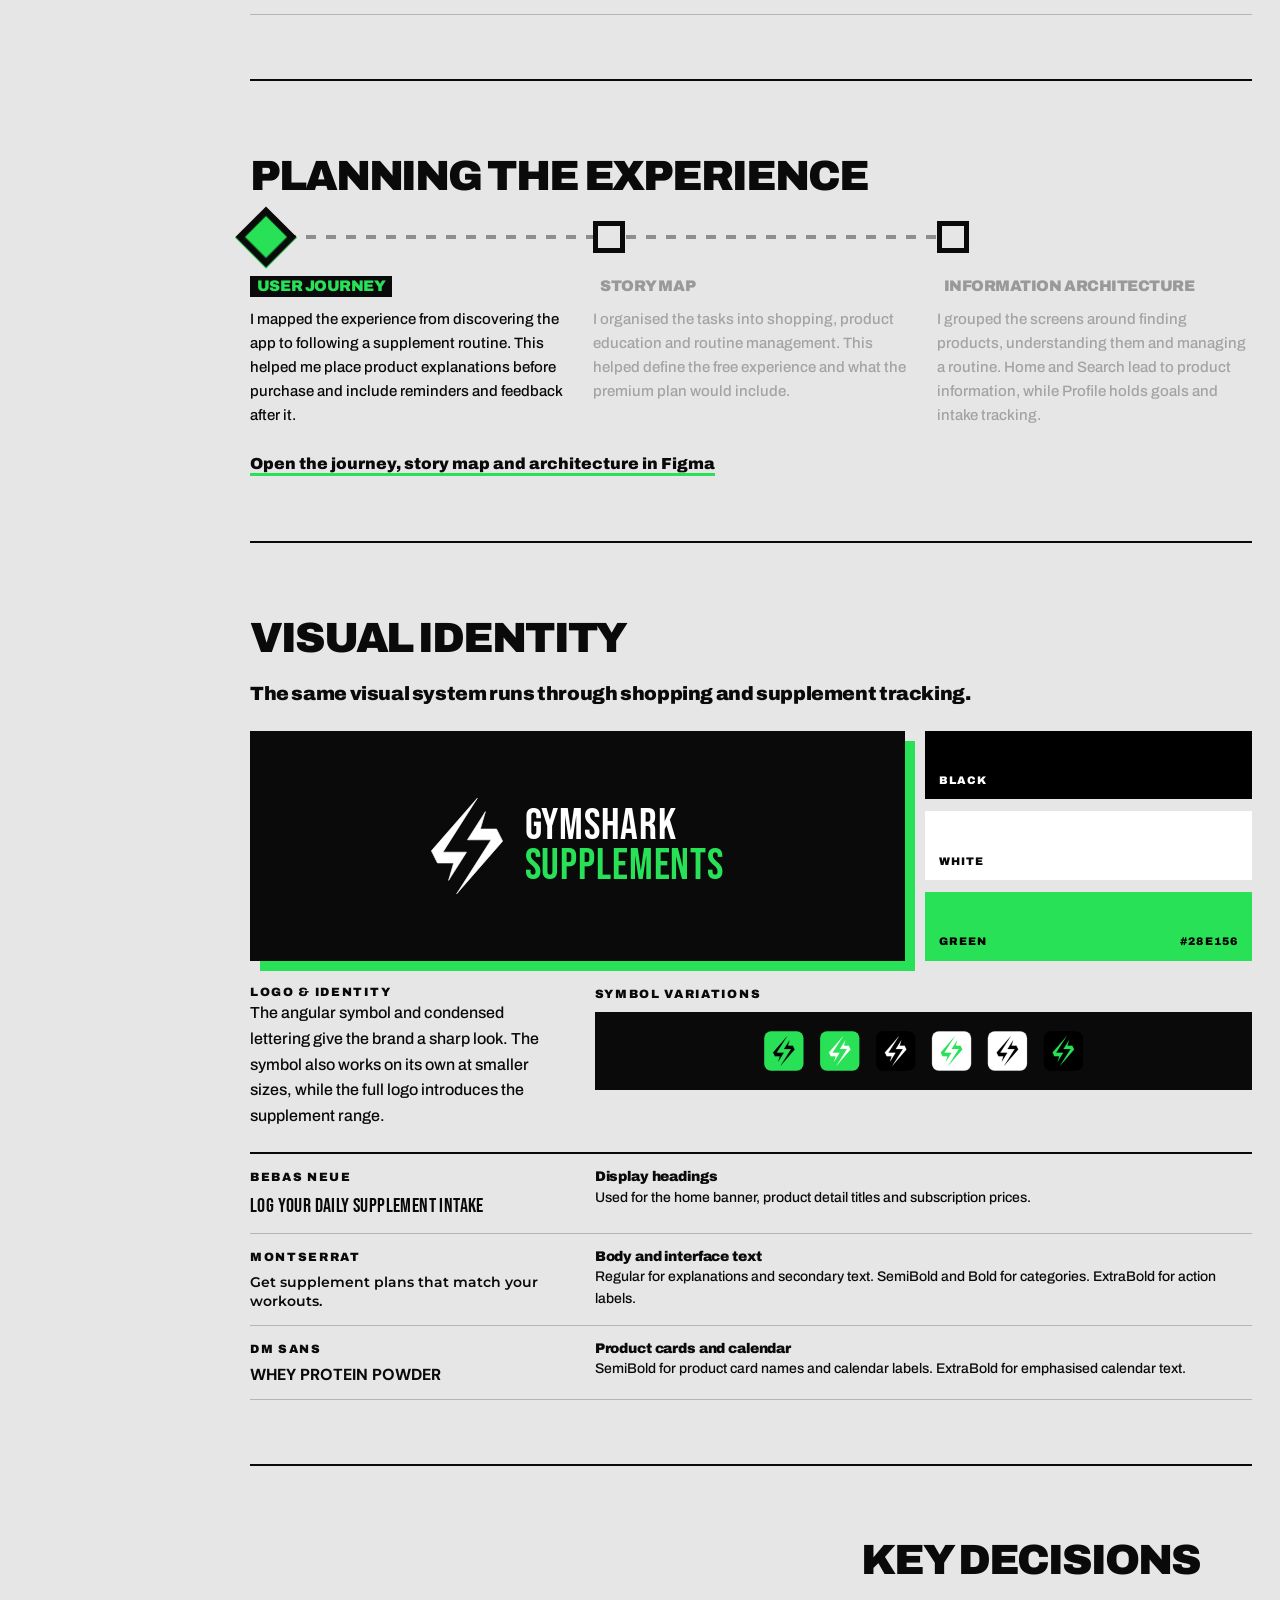
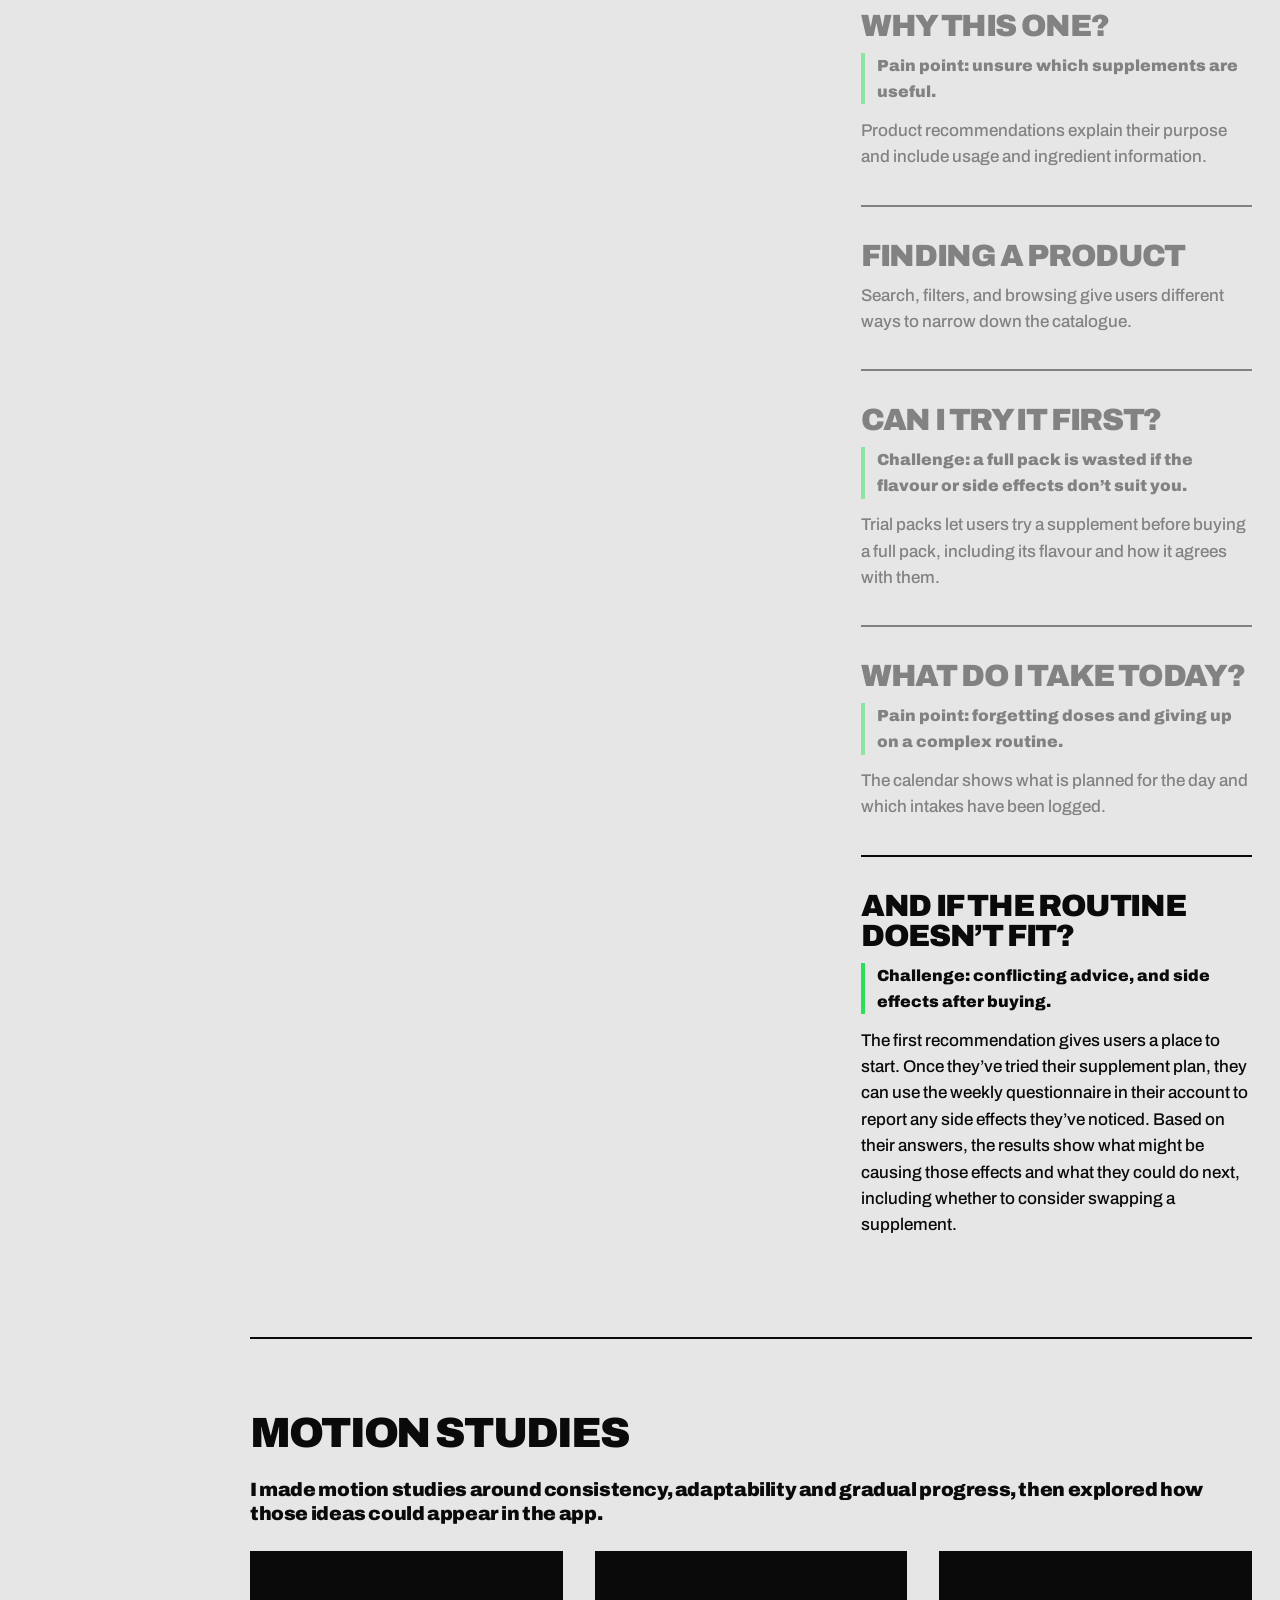
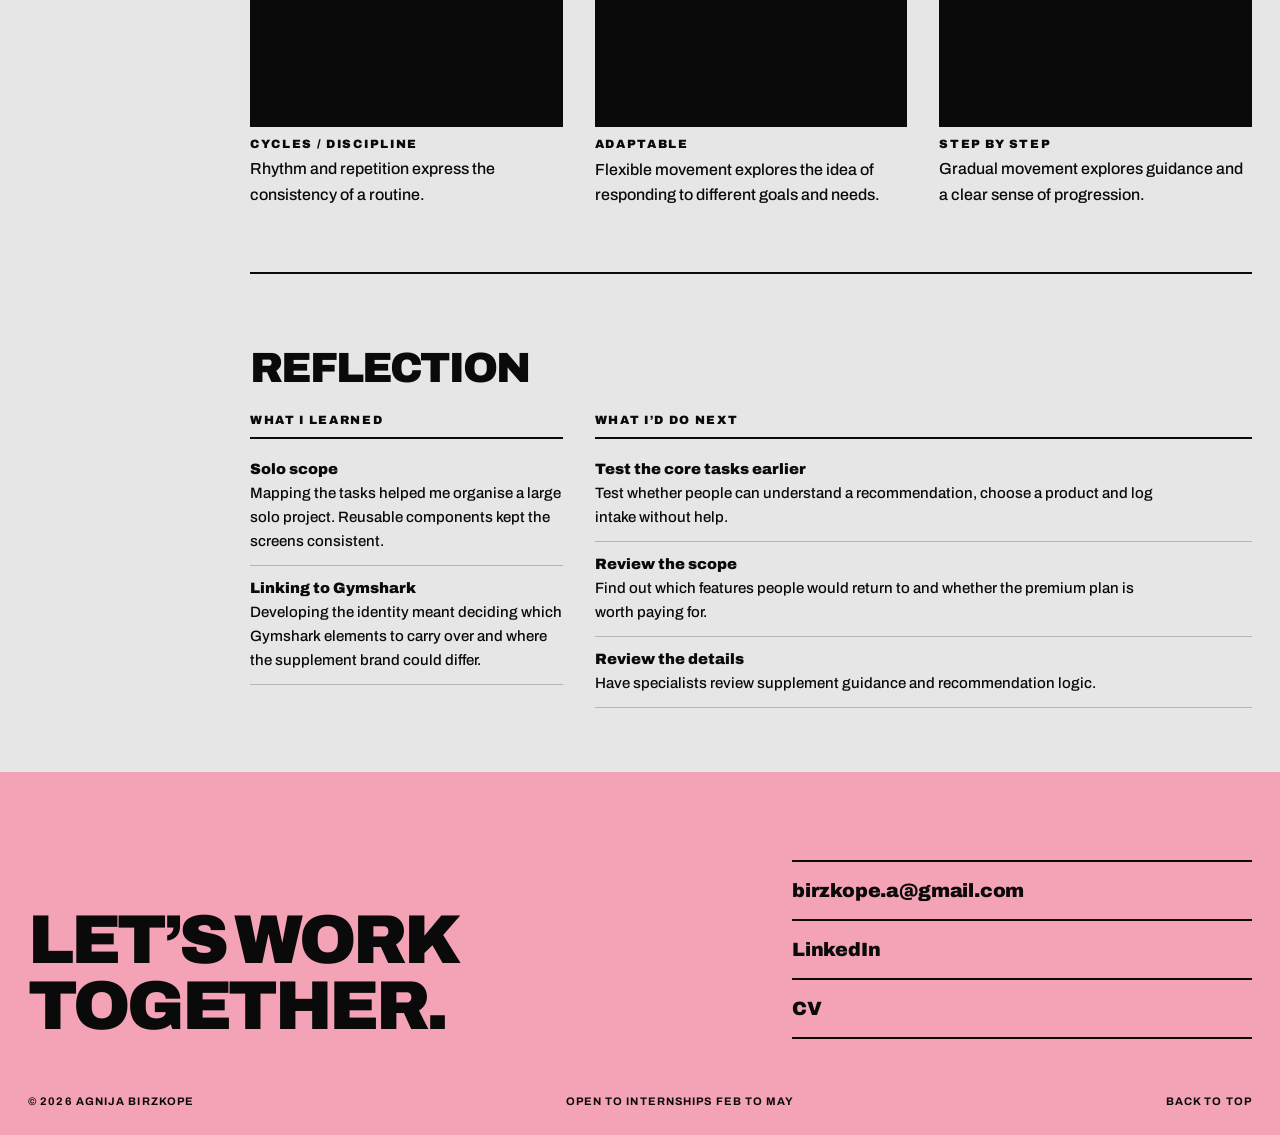
<file: gymshark.html>
<!doctype html>
<html lang="en">
<head>
  <meta charset="utf-8">
  <meta name="viewport" content="width=device-width, initial-scale=1">
  <link rel="icon" href="favicon.svg" type="image/svg+xml">
  <link rel="icon" href="favicon-32.png" sizes="32x32" type="image/png">
  <link rel="apple-touch-icon" href="apple-touch-icon.png">
  <title>Gymshark Supplements case study | Agnija Birzkope</title>
  <meta name="description" content="A concept Gymshark brand that helps people understand supplements and track what they take.">
  <link rel="preconnect" href="https://fonts.googleapis.com">
  <link rel="preconnect" href="https://fonts.gstatic.com" crossorigin>
  <link href="https://fonts.googleapis.com/css2?family=Archivo:wght@400;500;700;900&family=Bebas+Neue&family=DM+Sans:wght@600;800&family=Montserrat:wght@400;600;700;800&display=swap" rel="stylesheet">
  <link rel="stylesheet" href="components.css">
  <link rel="stylesheet" href="case.css">
  <script src="components.js"></script>
  <script src="case.js" defer></script>
</head>
<body class="case">

  <site-header></site-header>

  <nav class="index" aria-label="Sections"><ol><li><a href="#context"><i class="index__node"></i><span>The brief</span></a></li><li><a href="#research"><i class="index__node"></i><span>Research</span></a></li><li><a href="#user"><i class="index__node"></i><span>The intended user</span></a></li><li><a href="#business"><i class="index__node"></i><span>Business model</span></a></li><li><a href="#planning"><i class="index__node"></i><span>Planning</span></a></li><li><a href="#identity"><i class="index__node"></i><span>Visual identity</span></a></li><li><a href="#decisions"><i class="index__node"></i><span>Key decisions</span></a></li><li><a href="#motion"><i class="index__node"></i><span>Motion</span></a></li><li><a href="#reflection"><i class="index__node"></i><span>Reflection</span></a></li></ol></nav>

  <main id="top">

<header class="hero">
  <div class="wide hero__top">
    <nav class="crumbs" aria-label="Projects"><a href="index.html#work">All projects</a><a href="adi-atelier.html">Next project</a></nav>
    <p class="hero__lead">A concept Gymshark brand that helps people understand supplements and track what they take.</p>
  </div>
  <h1 class="hero__band"><span class="wide">Gymshark Supplements</span></h1>
  <div class="wide hero__bottom">
    <div class="hero__cta">
      <p class="hero__note">An independent concept, not affiliated with Gymshark</p>
      <a class="btn" href="https://www.figma.com/proto/K6iQEvGSqDeHAI7tNVFMT3/Gymshark-prototype?page-id=0%3A1&node-id=1-2366&starting-point-node-id=1%3A2366&scaling=scale-down" target="_blank" rel="noopener">View prototype</a>
    </div>
    <dl class="facts">
      <div><dt>Duration</dt><dd>3 months</dd></div>
      <div><dt>Role</dt><dd>Research, UX/UI, branding &amp; motion</dd></div>
      <div><dt>Team</dt><dd>Individual project</dd></div>
      <div><dt>Status</dt><dd>Figma prototype / not developed</dd></div>
    </dl>
  </div>
</header>

<section class="sec" id="context" aria-labelledby="h-context">
  <div class="wide sec__grid">
    
    <div class="sec__main">
      <h2 id="h-context">The brief</h2>

      <p class="statement">People who are new to the gym can feel pressured by social media and fitness influencers to start taking supplements before they understand whether they need them. They may follow recommendations without knowing what a product does, how much to take, or what side effects it can have. Without clear guidance, they risk wasting money on unsuitable products or taking supplements incorrectly, which could harm their health.</p>
      <div class="rows">
        <div class="row"><h3>Objectives &amp; goals</h3><p>Help users choose supplements they understand, try them before buying a full pack and keep track of their intake.</p></div>
        <div class="row"><h3>User challenges</h3><p>Conflicting advice makes choosing difficult. A full pack can be wasted if the user doesn’t like the flavour or the supplement causes side effects. Keeping a routine can also be hard.</p></div>
        <div class="row"><h3>Business challenge</h3><p>Give people a reason to return after buying, with ongoing support through the optional premium plan.</p></div>
      </div>
    </div>
  </div>
</section>

<section class="sec" id="research" aria-labelledby="h-research">
  <div class="wide sec__grid">
    
    <div class="sec__main">
      <h2 id="h-research">Research</h2>

      <p class="statement">I looked at Gymshark’s audience and compared supplement shops with nutrition and fitness apps.</p>
      <div class="rows refs">
        <div class="refs__head"><p class="label">What I took from it</p></div>
        <article class="row"><div><h3>Myprotein</h3><p class="note">Supplement shopping</p></div><p>Supplement shopping, including protein products and sample formats.</p><p class="took">A reference for trial and sample formats.</p></article>
        <article class="row"><div><h3>MyFitnessPal</h3><p class="note">Food and progress tracking</p></div><p>Food logging, calorie and macro tracking, and progress tools.</p><p class="took">A reference for making repeated actions and progress visible.</p></article>
        <article class="row"><div><h3>Yazio</h3><p class="note">Planning and routine</p></div><p>Calorie and macro tracking, with additional planning and fasting tools.</p><p class="took">A reference for structured daily guidance.</p></article>
      </div>
      <div class="cols3 notes">
        <div><h3 class="label">Understanding the product</h3><p>Confusion about ingredients and use led me to place explanations alongside product recommendations.</p></div>
        <div><h3 class="label">Choosing for a goal</h3><p>Recommendations use the person’s profile and training goals to explain why a product is suggested.</p></div>
        <div><h3 class="label">Following a routine</h3><p>The daily plan brings scheduled intake and logging together.</p></div>
      </div>
    </div>
  </div>
</section>

<section class="sec" id="user" aria-labelledby="h-user">
  <div class="wide sec__grid">
    
    <div class="sec__main">
      <h2 id="h-user">The intended user</h2>

      <div class="persona">
        <div class="persona__id"><span class="pavatar" role="img" aria-label="Persona outline"><svg viewBox="0 0 64 64" aria-hidden="true"><defs><clipPath id="pav"><circle cx="32" cy="32" r="30"/></clipPath></defs><circle cx="32" cy="32" r="30" fill="none" stroke="currentColor" stroke-width="4"/><circle cx="32" cy="23" r="10.5"/><path clip-path="url(#pav)" d="M7 66C7 47 19 38 32 38s25 9 25 28z"/></svg></span><h3 class="name">John Doe</h3><p class="meta">21 years old / University student</p></div>
        <div class="persona__body">
          <p class="statement">John follows a gym programme but has no clear supplement routine. He wants to understand what suits his goals and fit it around his studies.</p>
          <div class="cols3 notes">
          <div><h3 class="label">Background</h3><ul class="bullets"><li>Follows a structured gym programme in Gymshark Training.</li><li>Has tried protein and pre workout powders, but has no clear supplement plan.</li><li>Learns about fitness through social media, YouTube, and friends at the gym.</li></ul></div>
          <div><h3 class="label">Motivations</h3><ul class="bullets"><li>See more consistent progress from the effort he puts into training.</li><li>Understand how to use supplements without overcomplicating his routine.</li><li>Remember what to take and when, without reading long guides.</li></ul></div>
          <div><h3 class="label">Pain points</h3><ul class="bullets"><li>Unsure which supplements are useful for his goals.</li><li>Concerned about hidden stimulants or ingredients that don’t suit him.</li><li>Forgets doses or gives up when the routine becomes too complex.</li></ul></div>
          </div>
        </div>
      </div>
    </div>
  </div>
</section>

<section class="sec" id="business" aria-labelledby="h-business">
  <div class="wide sec__grid">
    
    <div class="sec__main">
      <h2 id="h-business">Business model</h2>

      <p class="statement">The concept earns revenue through supplement sales and an optional subscription for routine planning.</p>
      <div class="rows">
        <div class="row"><h3>Free</h3><p>Product information, recommendations, shopping and trial packs.</p></div>
        <div class="row"><h3>Premium</h3><div><p>Personalised plans with reminders, intake logging and a weekly questionnaire.</p><p class="price"><strong>€7.99 monthly</strong><span>€5/month with an annual subscription (€60/year)</span></p></div></div>
      </div>
    </div>
  </div>
</section>

<section class="sec" id="planning" aria-labelledby="h-planning">
  <div class="wide sec__grid">
    
    <div class="sec__main">
      <h2 id="h-planning">Planning the experience</h2>

      <ol class="route">
        <li class="stop"><span class="node"></span><span class="tag">User journey</span><p>I mapped the experience from discovering the app to following a supplement routine. This helped me place product explanations before purchase and include reminders and feedback after it.</p></li>
        <li class="stop"><span class="node"></span><span class="tag">Story map</span><p>I organised the tasks into shopping, product education and routine management. This helped define the free experience and what the premium plan would include.</p></li>
        <li class="stop"><span class="node"></span><span class="tag">Information architecture</span><p>I grouped the screens around finding products, understanding them and managing a routine. Home and Search lead to product information, while Profile holds goals and intake tracking.</p></li>
      </ol>
      <p><a class="link" href="https://www.figma.com/board/APNno8ntLsdo3EGP5Pkkpw/Methodology-exercises-Gymshark-Supplements?node-id=1-411&t=3xMOGEyoayLsKYUt-1" target="_blank" rel="noopener">Open the journey, story map and architecture in Figma</a></p>
    </div>
  </div>
</section>

<section class="sec" id="identity" aria-labelledby="h-identity">
  <div class="wide sec__grid">
    
    <div class="sec__main">
      <h2 id="h-identity">Visual identity</h2>

      <p class="statement">The same visual system runs through shopping and supplement tracking.</p>
      <div class="brand">
        <div class="logo__mark"><img src="assets/case-studies/gymshark/logo-symbol-white.svg" alt="" width="72" height="72"><p>Gymshark<span>Supplements</span></p></div>
        <div class="swatches">
          <div class="swatch swatch--black"><p class="label">Black</p></div>
          <div class="swatch swatch--white"><p class="label">White</p></div>
          <div class="swatch swatch--green"><p class="label">Green</p><em>#28E156</em></div>
        </div>
      </div>
      <div class="cols2 logo__text">
        <div><h3 class="label">Logo &amp; identity</h3><p>The angular symbol and condensed lettering give the brand a sharp look. The symbol also works on its own at smaller sizes, while the full logo introduces the supplement range.</p></div>
        <div><p class="label">Symbol variations</p><div class="logo__vars"><img src="assets/case-studies/gymshark/logo-symbol-variations.svg" alt="Six variations of the Gymshark Supplements symbol in green, black and white" width="320" height="52"></div></div>
      </div>
      <div class="rows fonts">
        <div class="row"><div><p class="label">Bebas Neue</p><p class="sample sample--bebas">Log your daily supplement intake</p></div><div><h3>Display headings</h3><p>Used for the home banner, product detail titles and subscription prices.</p></div></div>
        <div class="row"><div><p class="label">Montserrat</p><p class="sample sample--mont">Get supplement plans that match your workouts.</p></div><div><h3>Body and interface text</h3><p>Regular for explanations and secondary text. SemiBold and Bold for categories. ExtraBold for action labels.</p></div></div>
        <div class="row"><div><p class="label">DM Sans</p><p class="sample sample--dm">Whey protein powder</p></div><div><h3>Product cards and calendar</h3><p>SemiBold for product card names and calendar labels. ExtraBold for emphasised calendar text.</p></div></div>
      </div>
    </div>
  </div>
</section>

<section class="sec" id="decisions" aria-labelledby="h-decisions">
  <div class="wide sec__grid">
    <div class="sec__side"><aside class="dec__stage" aria-label="Screens for the decision you are reading"><div class="stage"></div></aside></div>
    <div class="sec__main">
      <h2 id="h-decisions">Key decisions</h2>

      <div class="dec">
        <article class="dec__item is-active">
          <h3>Why this one?</h3>
          <p class="issue">Pain point: unsure which supplements are useful.</p>
          <p>Product recommendations explain their purpose and include usage and ingredient information.</p>
          <div class="shots"><img src="assets/case-studies/gymshark/decision-why.webp" alt="Recommendation screen explaining why a product is suggested" loading="lazy" data-zoom></div>
        </article>
        <article class="dec__item">
          <h4>Finding a product</h4>
          <p>Search, filters, and browsing give users different ways to narrow down the catalogue.</p>
          <div class="shots"><img src="assets/case-studies/gymshark/find-search.webp" alt="Search screen" loading="lazy" data-zoom><img src="assets/case-studies/gymshark/find-filter.webp" alt="Filter screen" loading="lazy" data-zoom><img src="assets/case-studies/gymshark/find-products.webp" alt="Product list screen" loading="lazy" data-zoom></div>
        </article>
        <article class="dec__item">
          <h3>Can I try it first?</h3>
          <p class="issue">Challenge: a full pack is wasted if the flavour or side effects don’t suit you.</p>
          <p>Trial packs let users try a supplement before buying a full pack, including its flavour and how it agrees with them.</p>
          <div class="shots"><img src="assets/case-studies/gymshark/decision-trial.webp" alt="Product screen with a trial pack option" loading="lazy" data-zoom></div>
        </article>
        <article class="dec__item">
          <h3>What do I take today?</h3>
          <p class="issue">Pain point: forgetting doses and giving up on a complex routine.</p>
          <p>The calendar shows what is planned for the day and which intakes have been logged.</p>
          <div class="shots"><img src="assets/case-studies/gymshark/decision-today.webp" alt="Calendar screen showing the day’s planned and logged intake" loading="lazy" data-zoom></div>
        </article>
        <article class="dec__item">
          <h3>And if the routine doesn’t fit?</h3>
          <p class="issue">Challenge: conflicting advice, and side effects after buying.</p>
          <p>The first recommendation gives users a place to start. Once they’ve tried their supplement plan, they can use the weekly questionnaire in their account to report any side effects they’ve noticed. Based on their answers, the results show what might be causing those effects and what they could do next, including whether to consider swapping a supplement.</p>
          <div class="shots"><img src="assets/case-studies/gymshark/weekly-account.webp" alt="Account page leading to the weekly questionnaire" loading="lazy" data-zoom><img src="assets/case-studies/gymshark/weekly-checkin.webp" alt="Weekly questionnaire screen" loading="lazy" data-zoom><img src="assets/case-studies/gymshark/weekly-results.webp" alt="Results screen with suggested alternatives" loading="lazy" data-zoom></div>
        </article>
      </div>

    </div>
  </div>
</section>

<section class="sec" id="motion" aria-labelledby="h-motion">
  <div class="wide sec__grid">
    
    <div class="sec__main">
      <h2 id="h-motion">Motion studies</h2>

      <p class="statement">I made motion studies around consistency, adaptability and gradual progress, then explored how those ideas could appear in the app.</p>
      <div class="cols3 motion">
        <figure><video src="assets/case-studies/gymshark/motion-cycles.mp4" autoplay muted loop playsinline preload="metadata" aria-label="Cycles / Discipline motion study"></video><figcaption><h3 class="label">Cycles / Discipline</h3><p>Rhythm and repetition express the consistency of a routine.</p></figcaption></figure>
        <figure><video src="assets/case-studies/gymshark/motion-adaptable.mp4" autoplay muted loop playsinline preload="metadata" aria-label="Adaptable motion study"></video><figcaption><h3 class="label">Adaptable</h3><p>Flexible movement explores the idea of responding to different goals and needs.</p></figcaption></figure>
        <figure><video src="assets/case-studies/gymshark/motion-steps.mp4" autoplay muted loop playsinline preload="metadata" aria-label="Step by step motion study"></video><figcaption><h3 class="label">Step by step</h3><p>Gradual movement explores guidance and a clear sense of progression.</p></figcaption></figure>
      </div>
    </div>
  </div>
</section>

<section class="sec" id="reflection" aria-labelledby="h-reflection">
  <div class="wide sec__grid">
    
    <div class="sec__main">
      <h2 id="h-reflection">Reflection</h2>

      <div class="cols2 notes">
        <div>
          <h3 class="label">What I learned</h3>
          <div class="item"><h4>Solo scope</h4><p>Mapping the tasks helped me organise a large solo project. Reusable components kept the screens consistent.</p></div>
          <div class="item"><h4>Linking to Gymshark</h4><p>Developing the identity meant deciding which Gymshark elements to carry over and where the supplement brand could differ.</p></div>
        </div>
        <div>
          <h3 class="label">What I’d do next</h3>
          <div class="item"><h4>Test the core tasks earlier</h4><p>Test whether people can understand a recommendation, choose a product and log intake without help.</p></div>
          <div class="item"><h4>Review the scope</h4><p>Find out which features people would return to and whether the premium plan is worth paying for.</p></div>
          <div class="item"><h4>Review the details</h4><p>Have specialists review supplement guidance and recommendation logic.</p></div>
        </div>
      </div>
    </div>
  </div>
</section>
  </main>

  <site-footer></site-footer>

  <dialog class="lightbox" aria-label="Enlarged screen"><button class="lightbox__close" aria-label="Close">Close</button><img alt=""></dialog>

</body>
</html>
</file>
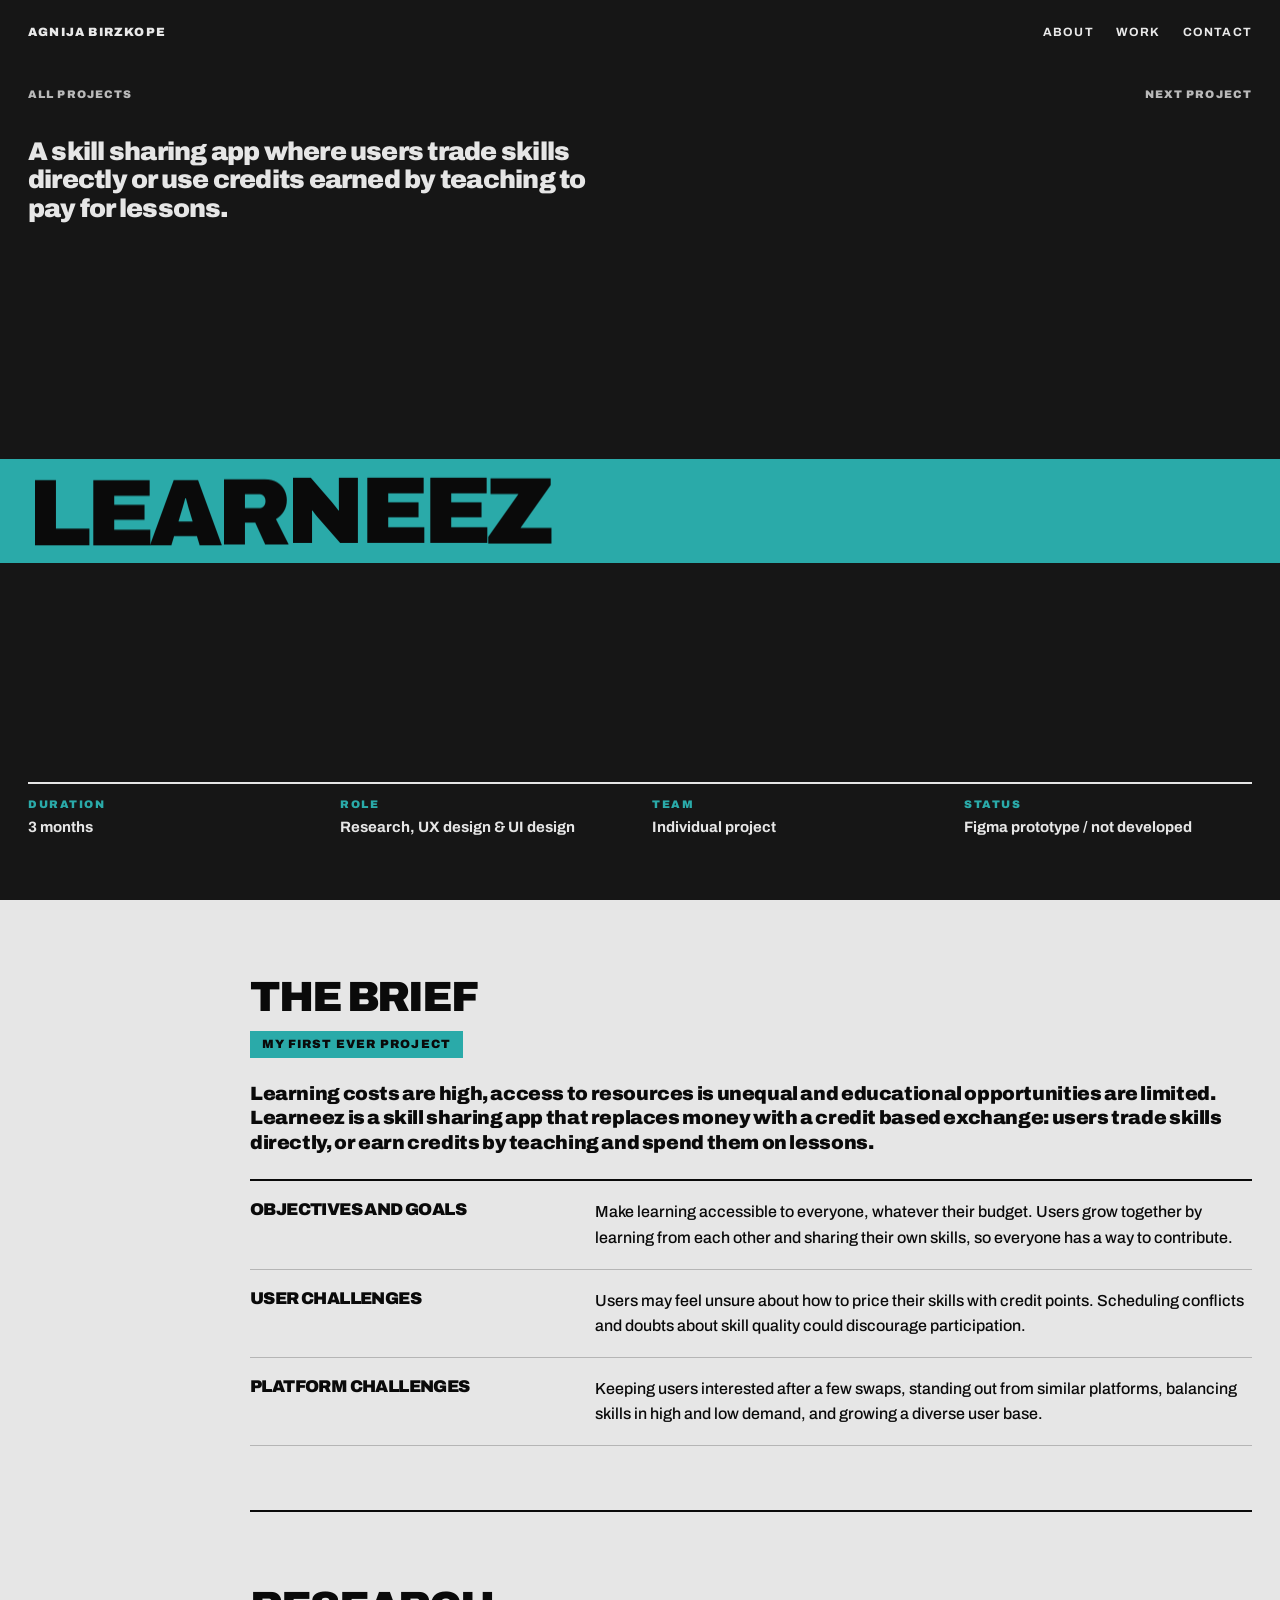
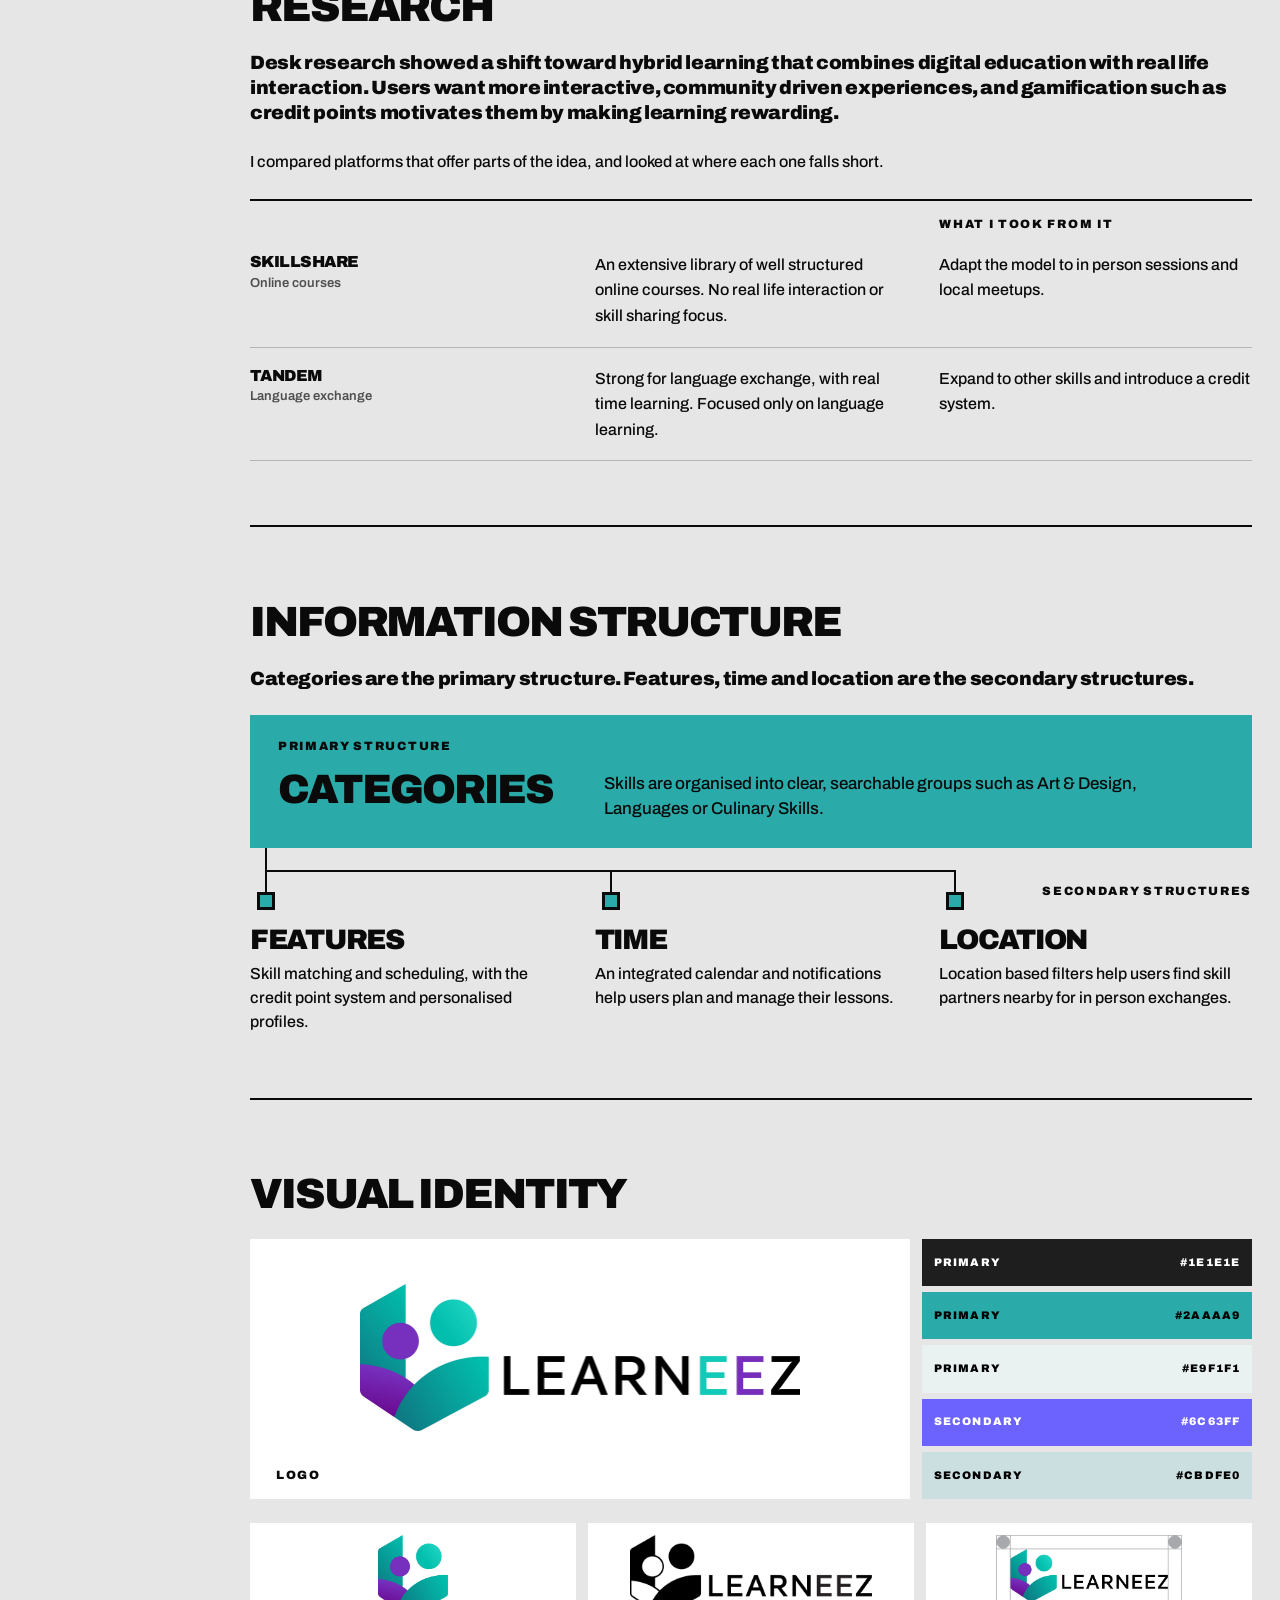
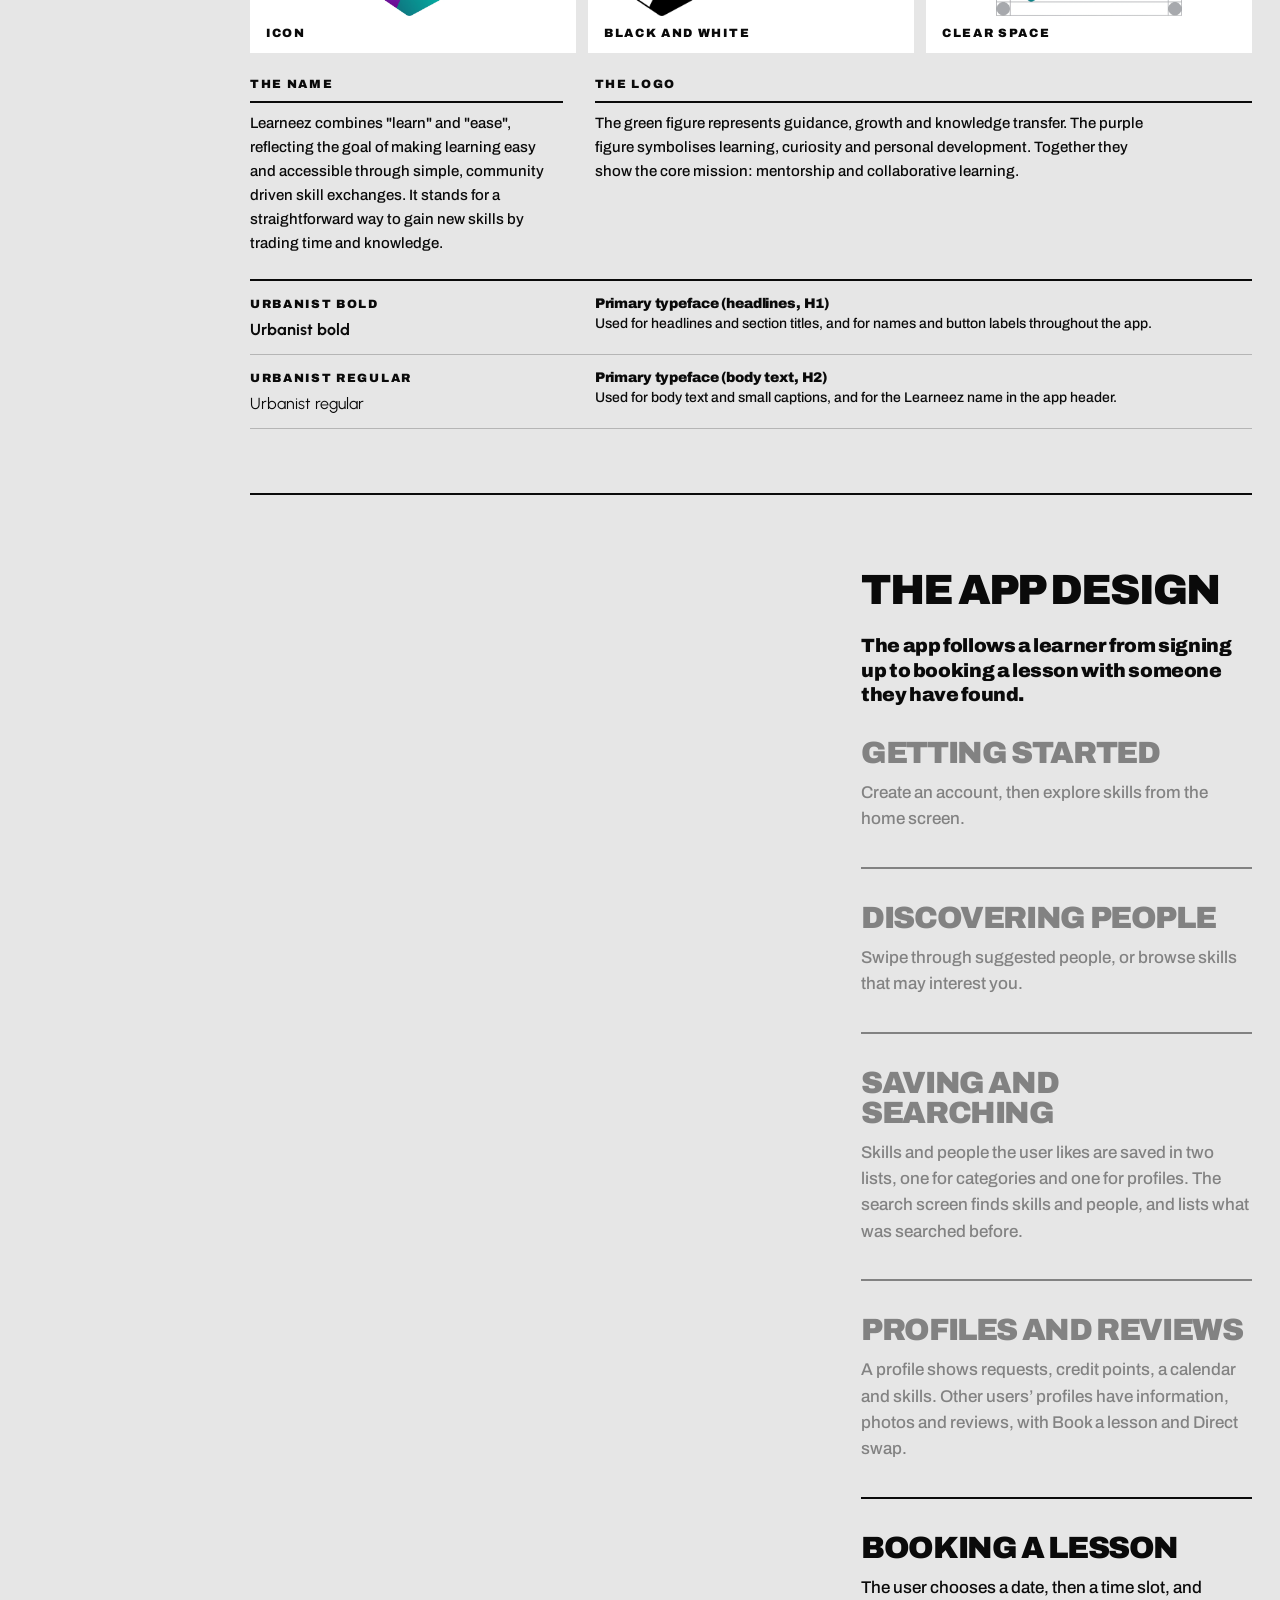
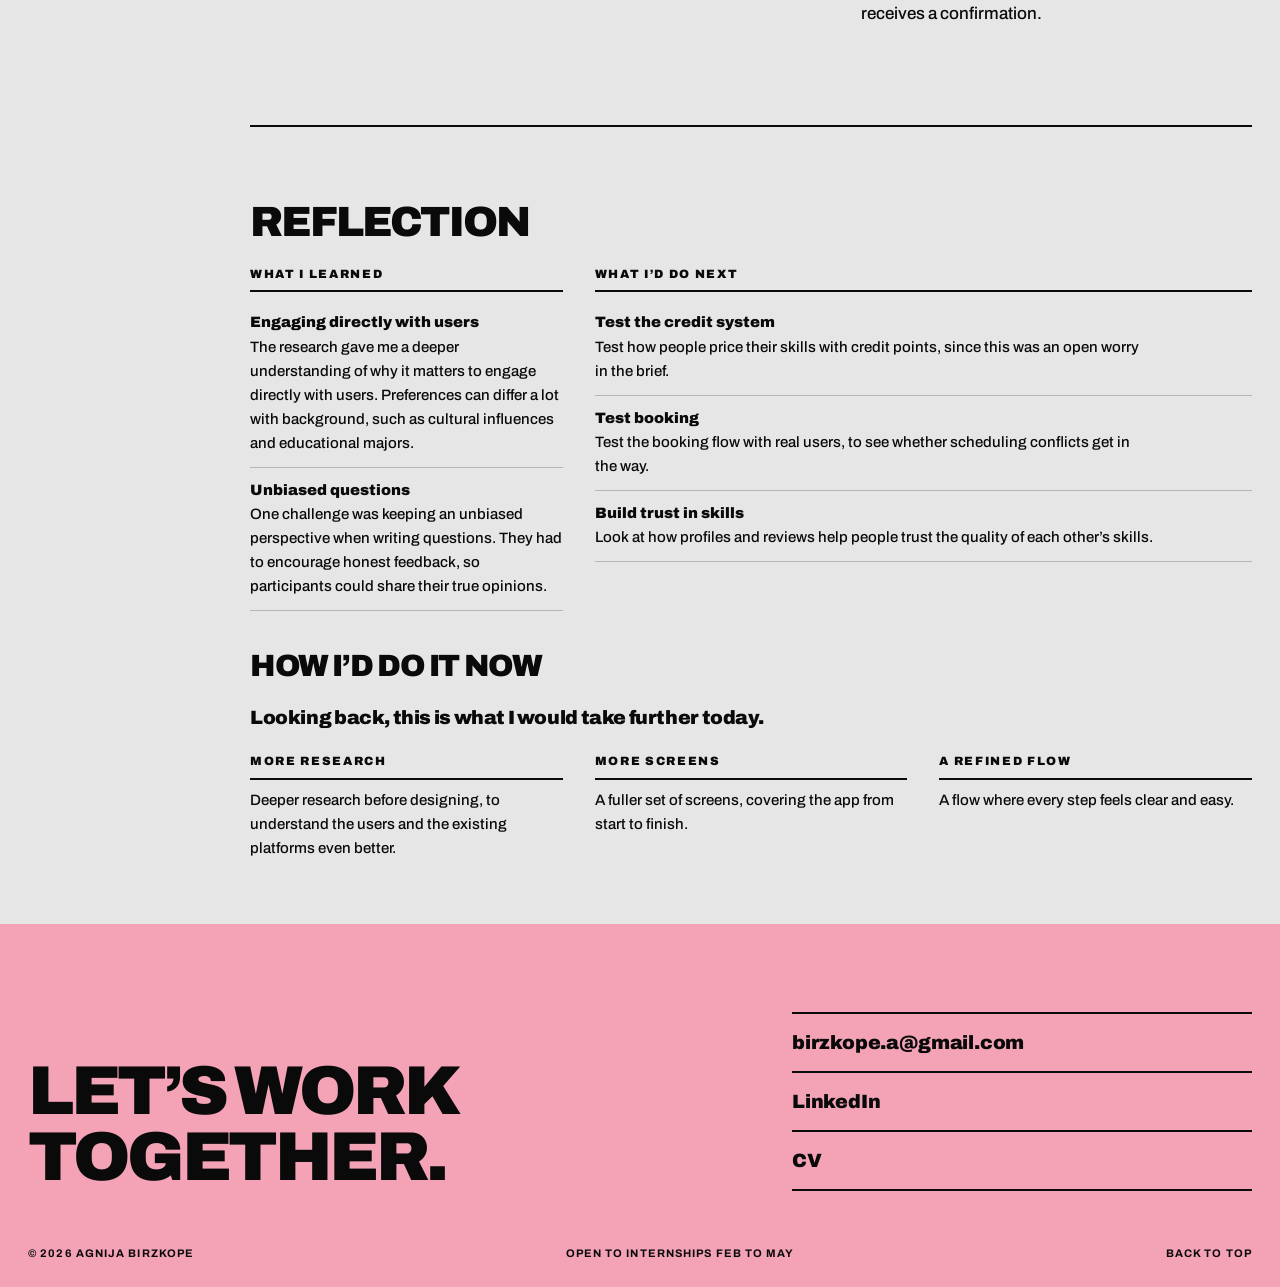
<file: learneez.html>
<!doctype html>
<html lang="en">
<head>
  <meta charset="utf-8">
  <meta name="viewport" content="width=device-width, initial-scale=1">
  <link rel="icon" href="favicon.svg" type="image/svg+xml">
  <link rel="icon" href="favicon-32.png" sizes="32x32" type="image/png">
  <link rel="apple-touch-icon" href="apple-touch-icon.png">
  <title>Learneez case study | Agnija Birzkope</title>
  <meta name="description" content="A skill sharing app where users trade skills directly or use credits earned by teaching to pay for lessons.">
  <link rel="preconnect" href="https://fonts.googleapis.com">
  <link rel="preconnect" href="https://fonts.gstatic.com" crossorigin>
  <link href="https://fonts.googleapis.com/css2?family=Archivo:wght@400;500;700;900&family=Urbanist:wght@400;700&display=swap" rel="stylesheet">
  <link rel="stylesheet" href="components.css">
  <link rel="stylesheet" href="case.css">
  <script src="components.js"></script>
  <script src="case.js" defer></script>
</head>
<body class="case" style="--accent:#2aaaa9">

  <site-header></site-header>

  <nav class="index" aria-label="Sections"><ol><li><a href="#context"><i class="index__node"></i><span>The brief</span></a></li><li><a href="#research"><i class="index__node"></i><span>Research</span></a></li><li><a href="#structure"><i class="index__node"></i><span>Information structure</span></a></li><li><a href="#identity"><i class="index__node"></i><span>Visual identity</span></a></li><li><a href="#design"><i class="index__node"></i><span>The app design</span></a></li><li><a href="#reflection"><i class="index__node"></i><span>Reflection</span></a></li></ol></nav>

  <main id="top">

<header class="hero">
  <div class="wide hero__top">
    <nav class="crumbs" aria-label="Projects"><a href="index.html#work">All projects</a><a href="gymshark.html">Next project</a></nav>
    <p class="hero__lead">A skill sharing app where users trade skills directly or use credits earned by teaching to pay for lessons.</p>
  </div>
  <h1 class="hero__band"><span class="wide">Learneez</span></h1>
  <div class="wide hero__bottom hero__bottom--solo">
    <dl class="facts">
      <div><dt>Duration</dt><dd>3 months</dd></div>
      <div><dt>Role</dt><dd>Research, UX design &amp; UI design</dd></div>
      <div><dt>Team</dt><dd>Individual project</dd></div>
      <div><dt>Status</dt><dd>Figma prototype / not developed</dd></div>
    </dl>
  </div>
</header>

<section class="sec" id="context" aria-labelledby="h-context">
  <div class="wide sec__grid">
    
    <div class="sec__main">
      <h2 id="h-context">The brief <span class="h2-tag">My first ever project</span></h2>

      <p class="statement">Learning costs are high, access to resources is unequal and educational opportunities are limited. Learneez is a skill sharing app that replaces money with a credit based exchange: users trade skills directly, or earn credits by teaching and spend them on lessons.</p>
      <div class="rows">
        <div class="row"><h3>Objectives and goals</h3><p>Make learning accessible to everyone, whatever their budget. Users grow together by learning from each other and sharing their own skills, so everyone has a way to contribute.</p></div>
        <div class="row"><h3>User challenges</h3><p>Users may feel unsure about how to price their skills with credit points. Scheduling conflicts and doubts about skill quality could discourage participation.</p></div>
        <div class="row"><h3>Platform challenges</h3><p>Keeping users interested after a few swaps, standing out from similar platforms, balancing skills in high and low demand, and growing a diverse user base.</p></div>
      </div>
    </div>
  </div>
</section>

<section class="sec" id="research" aria-labelledby="h-research">
  <div class="wide sec__grid">
    
    <div class="sec__main">
      <h2 id="h-research">Research</h2>

      <p class="statement">Desk research showed a shift toward hybrid learning that combines digital education with real life interaction. Users want more interactive, community driven experiences, and gamification such as credit points motivates them by making learning rewarding.</p>
      <p>I compared platforms that offer parts of the idea, and looked at where each one falls short.</p>
      <div class="rows refs">
        <div class="refs__head"><p class="label">What I took from it</p></div>
        <article class="row"><div><h3>Skillshare</h3><p class="note">Online courses</p></div><p>An extensive library of well structured online courses. No real life interaction or skill sharing focus.</p><p class="took">Adapt the model to in person sessions and local meetups.</p></article>
        <article class="row"><div><h3>Tandem</h3><p class="note">Language exchange</p></div><p>Strong for language exchange, with real time learning. Focused only on language learning.</p><p class="took">Expand to other skills and introduce a credit system.</p></article>
      </div>
    </div>
  </div>
</section>

<section class="sec" id="structure" aria-labelledby="h-structure">
  <div class="wide sec__grid">
    
    <div class="sec__main">
      <h2 id="h-structure">Information structure</h2>

      <p class="statement">Categories are the primary structure. Features, time and location are the secondary structures.</p>
      <div class="tree">
        <article class="tree__root">
          <p class="label">Primary structure</p>
          <h3>Categories</h3>
          <p>Skills are organised into clear, searchable groups such as Art &amp; Design, Languages or Culinary Skills.</p>
        </article>
        <div class="tree__sec">
          <p class="label tree__tag">Secondary structures</p>
          <article class="s-col"><i class="s-node"></i><h3>Features</h3><p>Skill matching and scheduling, with the credit point system and personalised profiles.</p></article>
          <article class="s-col"><i class="s-node"></i><h3>Time</h3><p>An integrated calendar and notifications help users plan and manage their lessons.</p></article>
          <article class="s-col"><i class="s-node"></i><h3>Location</h3><p>Location based filters help users find skill partners nearby for in person exchanges.</p></article>
        </div>
      </div>
    </div>
  </div>
</section>

<section class="sec" id="identity" aria-labelledby="h-identity">
  <div class="wide sec__grid">
    
    <div class="sec__main">
      <h2 id="h-identity">Visual identity</h2>

      <div class="brand brand--learneez">
        <figure class="mainlogo"><img src="assets/learneez/logo-main.webp" alt="The Learneez logo with a teal and purple symbol and the word Learneez with two coloured letters" loading="lazy" data-zoom><figcaption class="label">Logo</figcaption></figure>
        <div class="swatches swatches--seven">
          <div class="swatch" style="background:#1e1e1e;color:#fff"><p class="label">Primary</p><em>#1E1E1E</em></div>
          <div class="swatch" style="background:#2aaaa9;color:#000"><p class="label">Primary</p><em>#2AAAA9</em></div>
          <div class="swatch" style="background:#e9f1f1;color:#000;border-color:#0a0a0a"><p class="label">Primary</p><em>#E9F1F1</em></div>
          <div class="swatch" style="background:#6c63ff;color:#fff"><p class="label">Secondary</p><em>#6C63FF</em></div>
          <div class="swatch" style="background:#cbdfe0;color:#000"><p class="label">Secondary</p><em>#CBDFE0</em></div>
        </div>
      </div>
      <div class="logothumbs">
        <figure><img src="assets/learneez/logo-icon.webp" alt="The Learneez symbol on its own" loading="lazy" data-zoom><figcaption class="label">Icon</figcaption></figure>
        <figure><img src="assets/learneez/logo-bw.webp" alt="The Learneez logo in black and white" loading="lazy" data-zoom><figcaption class="label">Black and white</figcaption></figure>
        <figure><img src="assets/learneez/logo-clear.webp" alt="The Learneez logo with its clear space marked at the corners" loading="lazy" data-zoom><figcaption class="label">Clear space</figcaption></figure>
      </div>
      <div class="cols2 notes">
        <div><h3 class="label">The name</h3><p>Learneez combines "learn" and "ease", reflecting the goal of making learning easy and accessible through simple, community driven skill exchanges. It stands for a straightforward way to gain new skills by trading time and knowledge.</p></div>
        <div><h3 class="label">The logo</h3><p>The green figure represents guidance, growth and knowledge transfer. The purple figure symbolises learning, curiosity and personal development. Together they show the core mission: mentorship and collaborative learning.</p></div>
      </div>
      <div class="rows fonts">
        <div class="row"><div><p class="label">Urbanist bold</p><p class="sample sample--urb sample--urb-b">Urbanist bold</p></div><div><h3>Primary typeface (headlines, H1)</h3><p>Used for headlines and section titles, and for names and button labels throughout the app.</p></div></div>
        <div class="row"><div><p class="label">Urbanist regular</p><p class="sample sample--urb">Urbanist regular</p></div><div><h3>Primary typeface (body text, H2)</h3><p>Used for body text and small captions, and for the Learneez name in the app header.</p></div></div>
      </div>
    </div>
  </div>
</section>

<section class="sec" id="design" aria-labelledby="h-design">
  <div class="wide sec__grid">
    <div class="sec__side"><aside class="dec__stage" aria-label="The screens for the step you are reading"><div class="stage"></div></aside></div>
    <div class="sec__main">
      <h2 id="h-design">The app design</h2>

      <p class="statement">The app follows a learner from signing up to booking a lesson with someone they have found.</p>
      <div class="dec">
        <article class="dec__item">
          <h3>Getting started</h3>
          <p>Create an account, then explore skills from the home screen.</p>
          <div class="shots"><img src="assets/learneez/create-account.webp" alt="Create your account screen with name, surname, email and password fields" loading="lazy" data-zoom><img src="assets/learneez/home.webp" alt="Home screen with a search bar, popular picks and a section for discovering people" loading="lazy" data-zoom></div>
        </article>
        <article class="dec__item">
          <h3>Discovering people</h3>
          <p>Swipe through suggested people, or browse skills that may interest you.</p>
          <div class="shots"><img src="assets/learneez/discovery.webp" alt="Discovery screen with a card for Alyson Heyes and Pass and Interested buttons" loading="lazy" data-zoom><img src="assets/learneez/interesting.webp" alt="Interesting for you screen with a grid of skills" loading="lazy" data-zoom></div>
        </article>
        <article class="dec__item">
          <h3>Saving and searching</h3>
          <p>Skills and people the user likes are saved in two lists, one for categories and one for profiles. The search screen finds skills and people, and lists what was searched before.</p>
          <div class="shots"><img src="assets/learneez/liked-categories.webp" alt="Liked screen showing six saved skill categories" loading="lazy" data-zoom><img src="assets/learneez/liked-profiles.webp" alt="Liked screen showing five saved profiles" loading="lazy" data-zoom><img src="assets/learneez/search.webp" alt="Search screen with a search bar and previously searched items" loading="lazy" data-zoom></div>
        </article>
        <article class="dec__item">
          <h3>Profiles and reviews</h3>
          <p>A profile shows requests, credit points, a calendar and skills. Other users’ profiles have information, photos and reviews, with Book a lesson and Direct swap.</p>
          <div class="shots"><img src="assets/learneez/profile.webp" alt="Own profile with requests, credit points, calendar and information" loading="lazy" data-zoom><img src="assets/learneez/person-info.webp" alt="Profile of another user with an information tab, Book a lesson and Direct swap buttons" loading="lazy" data-zoom><img src="assets/learneez/person-reviews.webp" alt="Profile of another user with a list of reviews" loading="lazy" data-zoom></div>
        </article>
        <article class="dec__item">
          <h3>Booking a lesson</h3>
          <p>The user chooses a date, then a time slot, and receives a confirmation.</p>
          <div class="shots"><img src="assets/learneez/book-date.webp" alt="Book a lesson screen with a calendar" loading="lazy" data-zoom><img src="assets/learneez/book-time.webp" alt="Book a lesson screen with available time slots" loading="lazy" data-zoom><img src="assets/learneez/confirmation.webp" alt="Confirmation screen saying the appointment was successfully booked" loading="lazy" data-zoom></div>
        </article>
      </div>
    </div>
  </div>
</section>

<section class="sec" id="reflection" aria-labelledby="h-reflection">
  <div class="wide sec__grid">
    
    <div class="sec__main">
      <h2 id="h-reflection">Reflection</h2>

      <div class="cols2 notes">
        <div>
          <h3 class="label">What I learned</h3>
          <div class="item"><h4>Engaging directly with users</h4><p>The research gave me a deeper understanding of why it matters to engage directly with users. Preferences can differ a lot with background, such as cultural influences and educational majors.</p></div>
          <div class="item"><h4>Unbiased questions</h4><p>One challenge was keeping an unbiased perspective when writing questions. They had to encourage honest feedback, so participants could share their true opinions.</p></div>
        </div>
        <div>
          <h3 class="label">What I’d do next</h3>
          <div class="item"><h4>Test the credit system</h4><p>Test how people price their skills with credit points, since this was an open worry in the brief.</p></div>
          <div class="item"><h4>Test booking</h4><p>Test the booking flow with real users, to see whether scheduling conflicts get in the way.</p></div>
          <div class="item"><h4>Build trust in skills</h4><p>Look at how profiles and reviews help people trust the quality of each other’s skills.</p></div>
        </div>
      </div>
      <h3 class="subtitle">How I’d do it now</h3>
      <p class="statement">Looking back, this is what I would take further today.</p>
      <div class="cols3 notes">
        <div><h3 class="label">More research</h3><p>Deeper research before designing, to understand the users and the existing platforms even better.</p></div>
        <div><h3 class="label">More screens</h3><p>A fuller set of screens, covering the app from start to finish.</p></div>
        <div><h3 class="label">A refined flow</h3><p>A flow where every step feels clear and easy.</p></div>
      </div>
      </div>
    </div>
  </div>
</section>
  </main>

  <site-footer></site-footer>

  <dialog class="lightbox" aria-label="Enlarged screen"><button class="lightbox__close" aria-label="Close">Close</button><img alt=""></dialog>

</body>
</html>
</file>
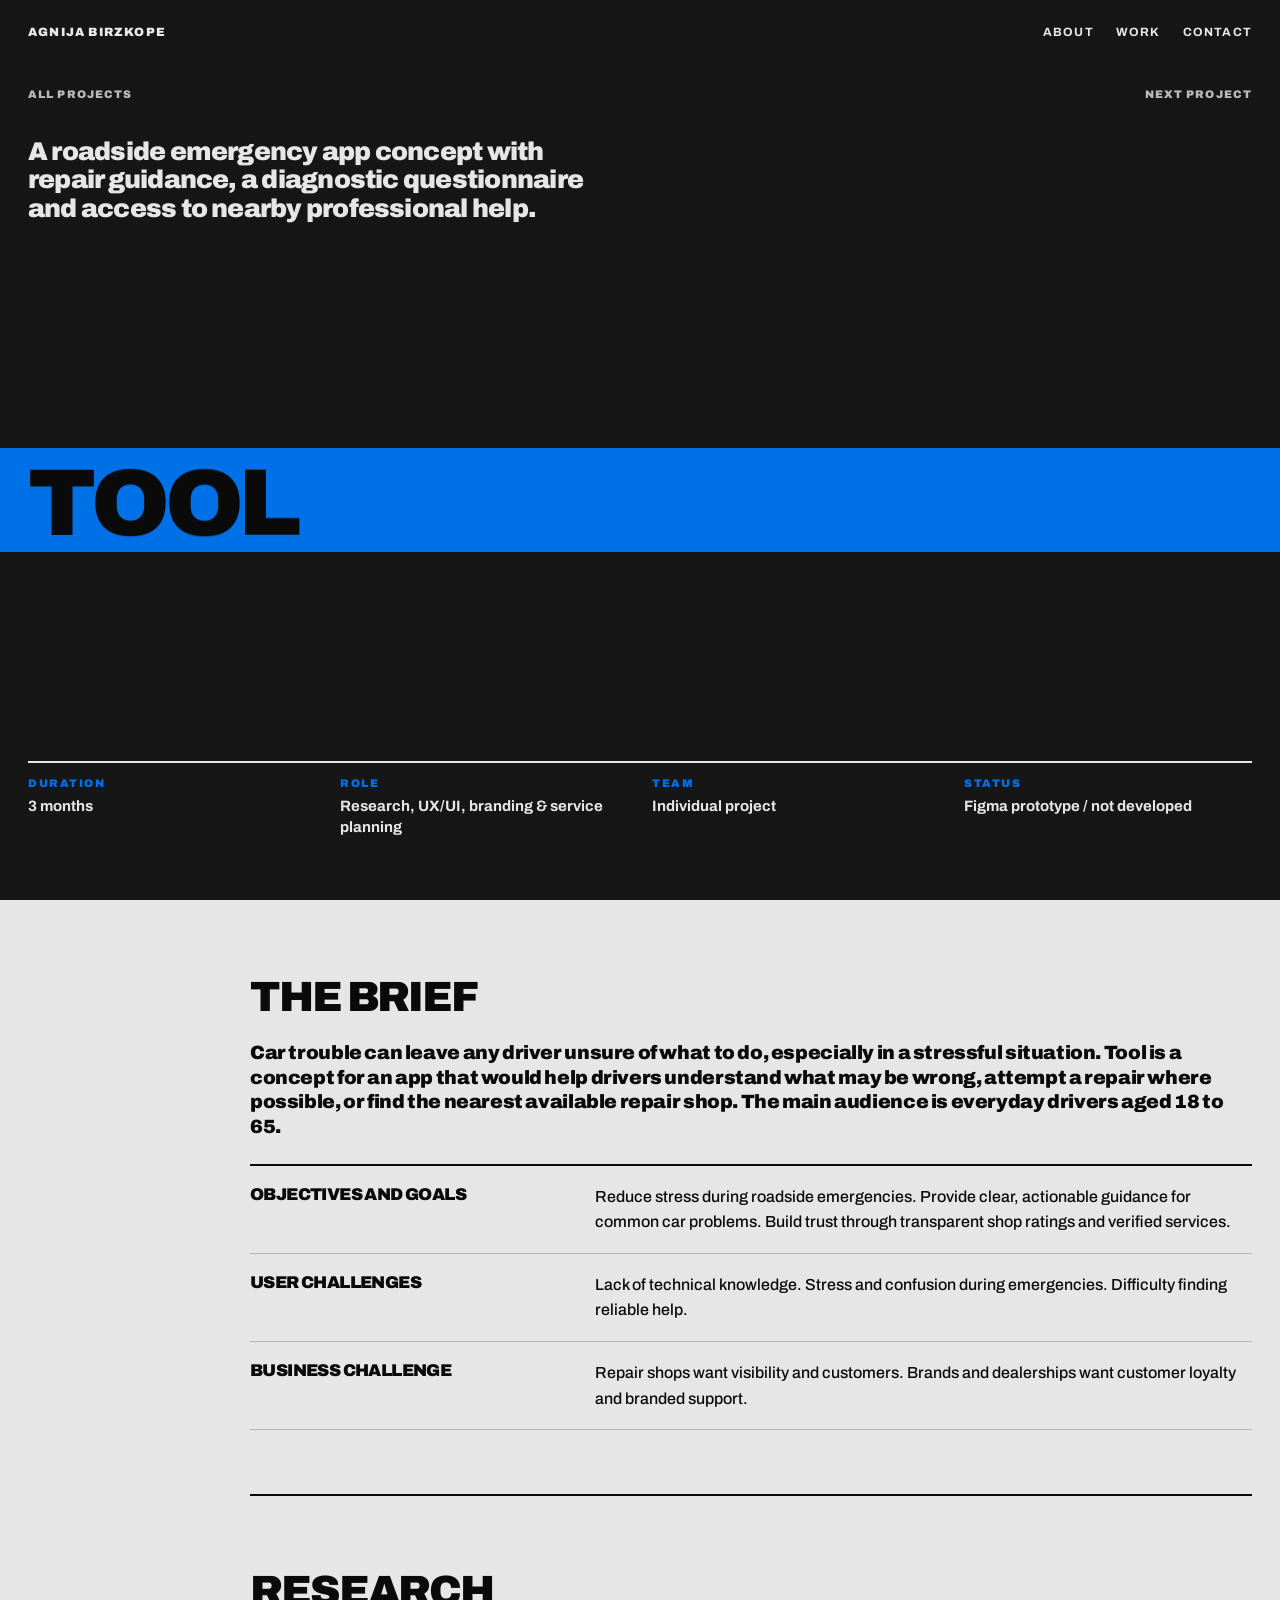
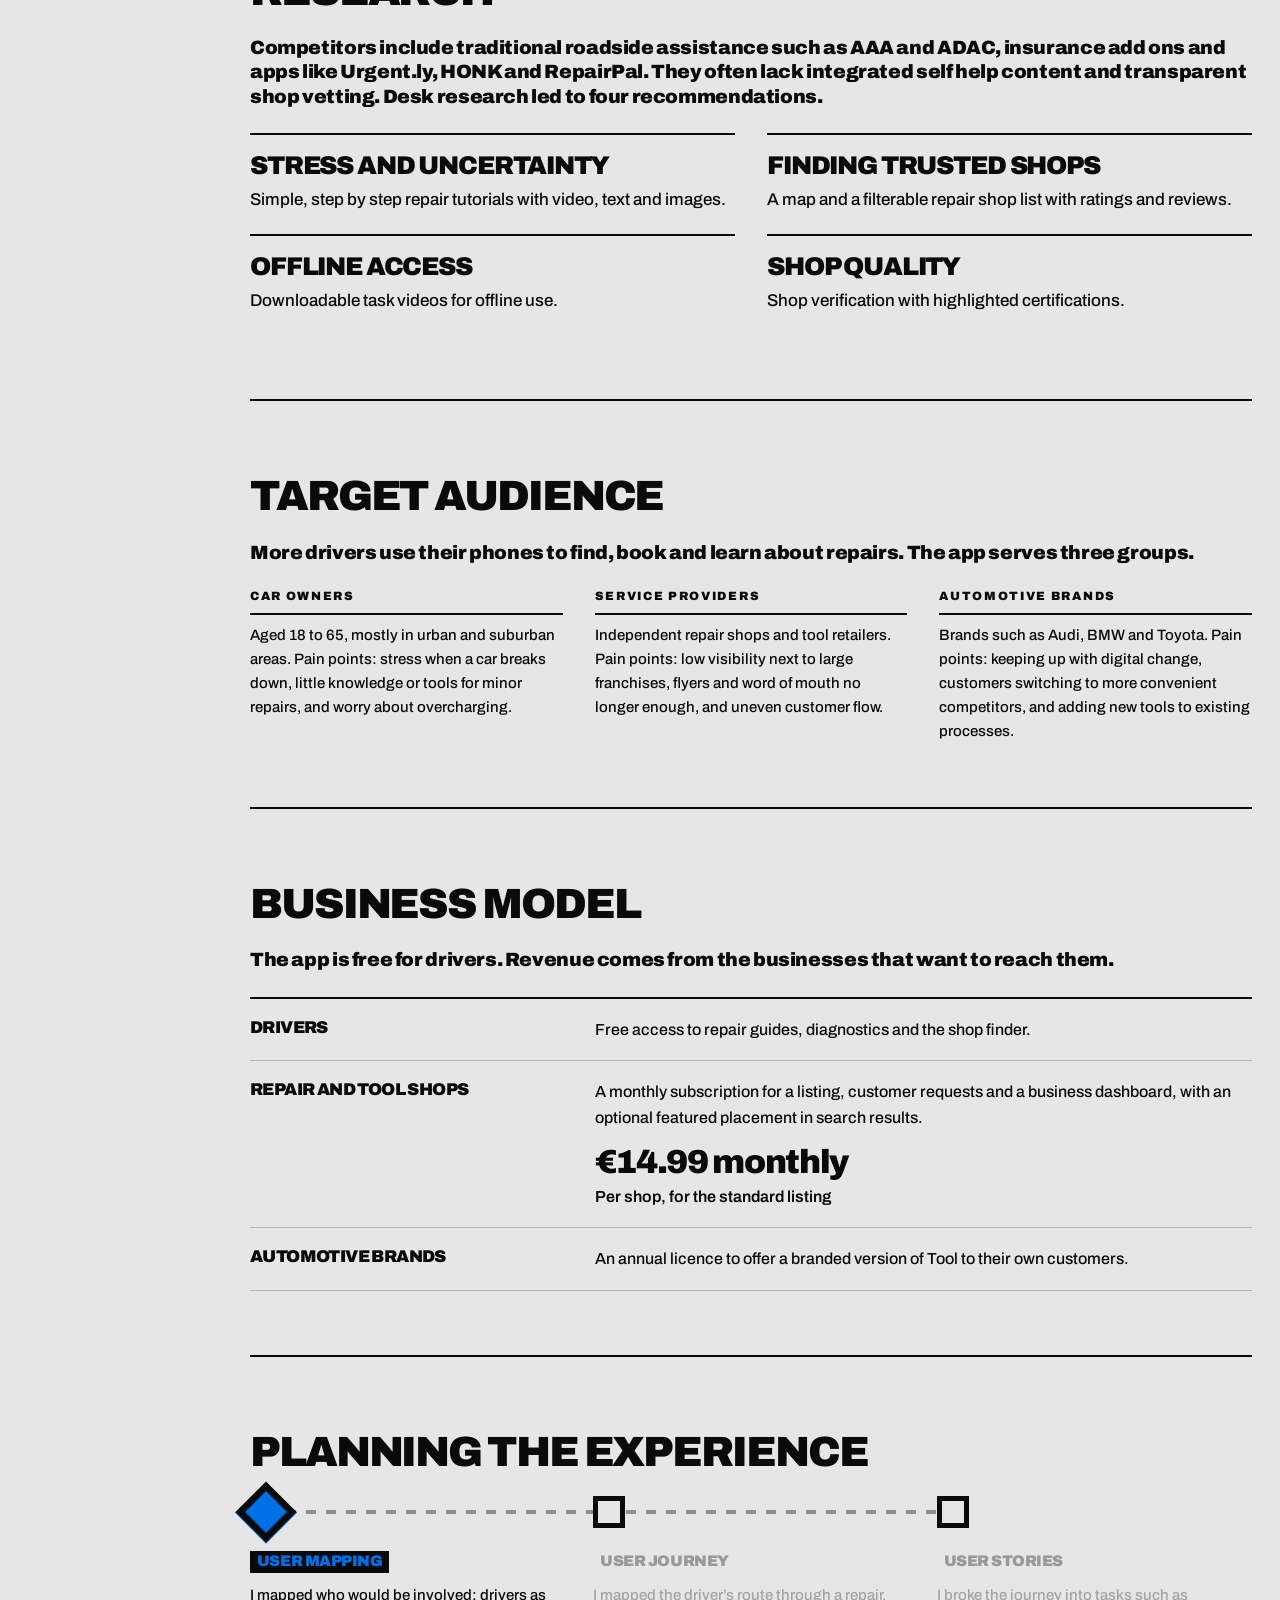
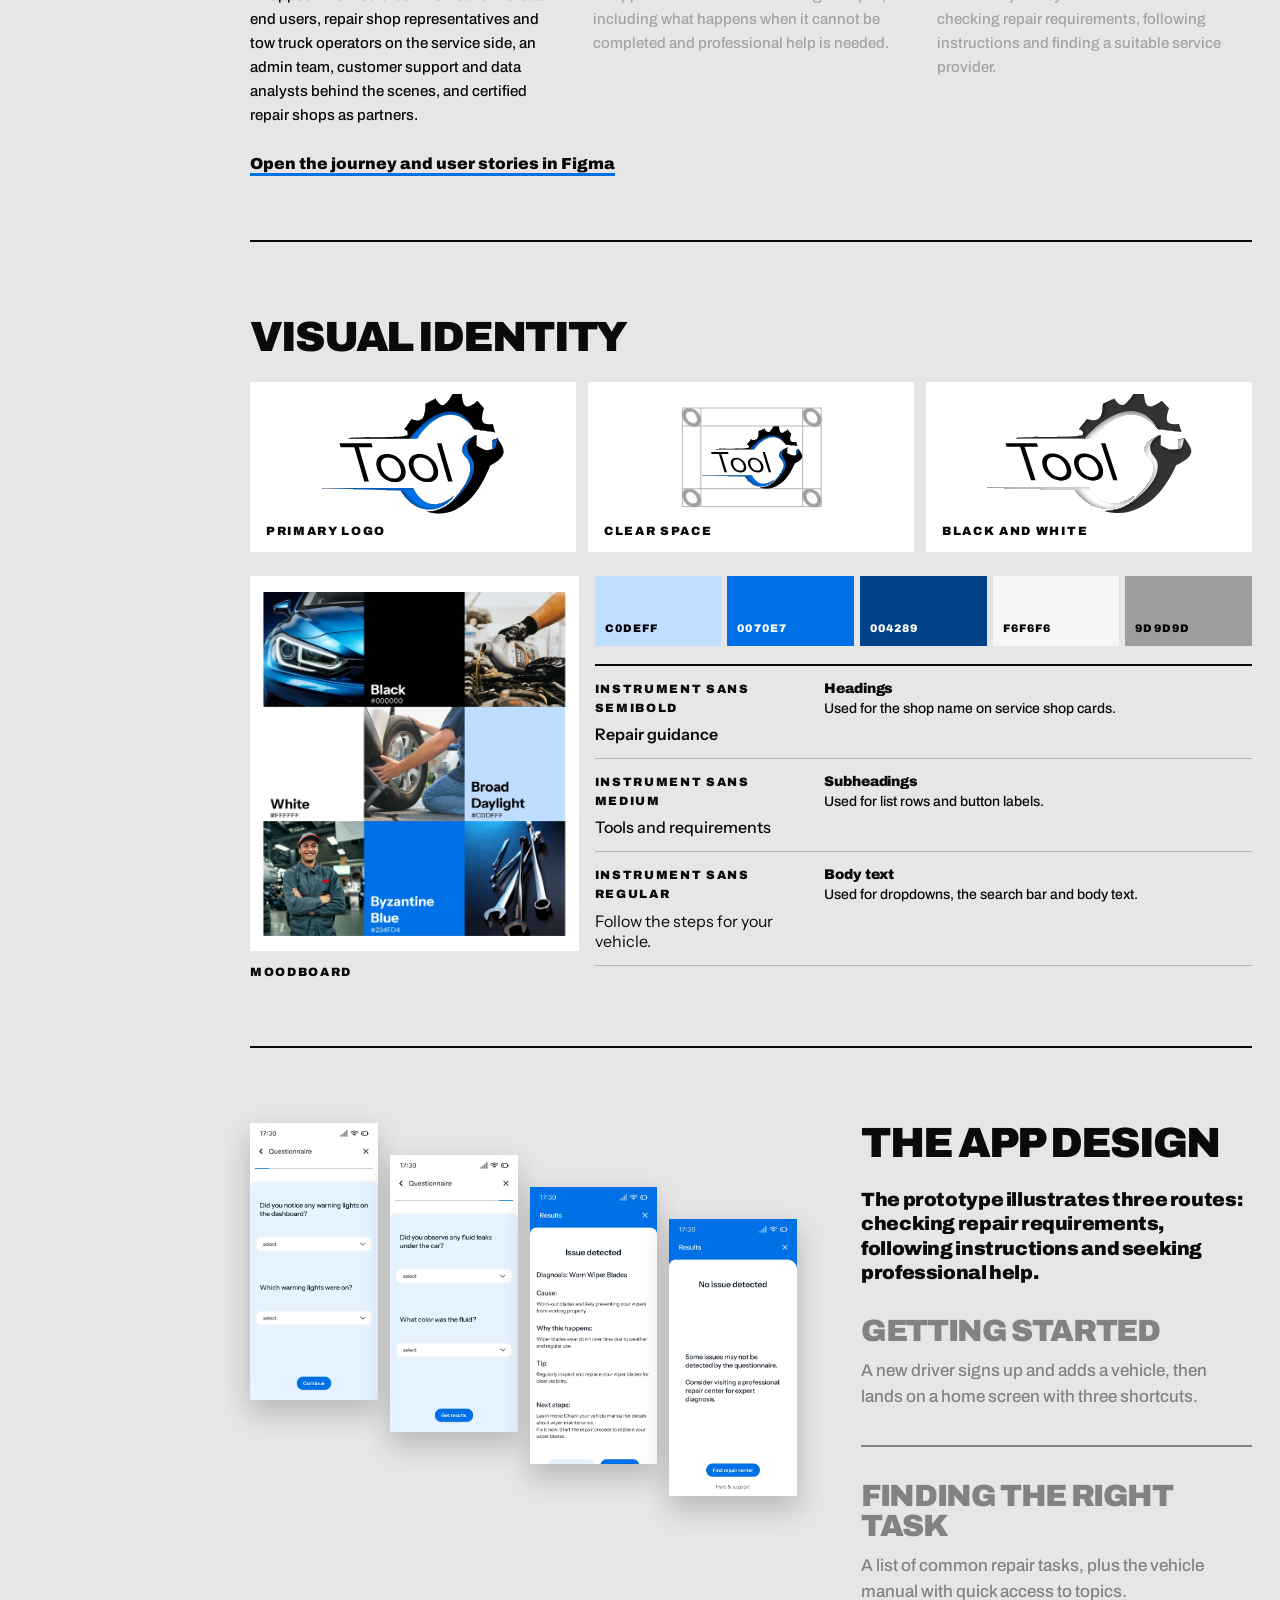
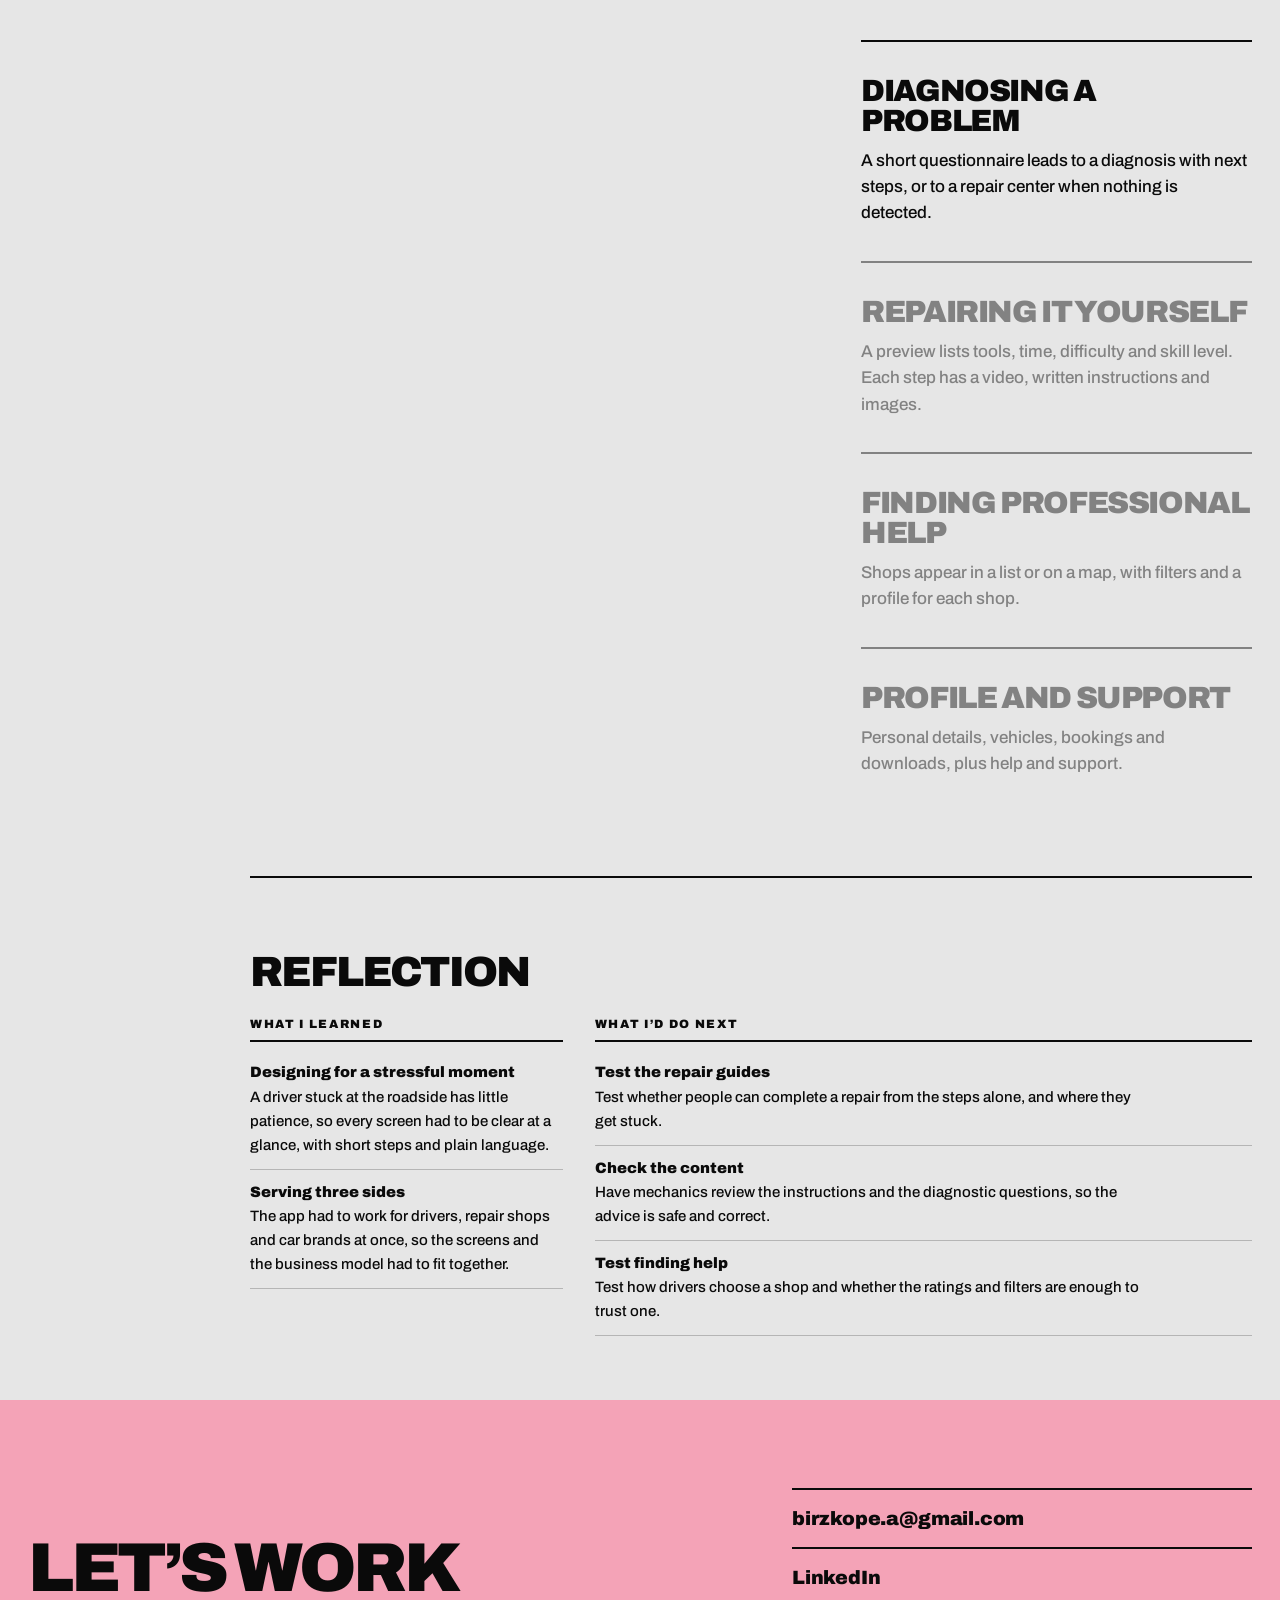
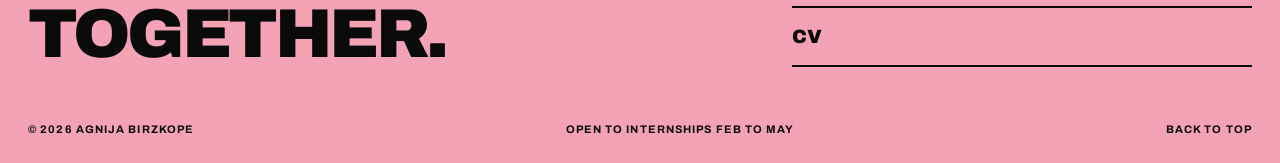
<file: tool.html>
<!doctype html>
<html lang="en">
<head>
  <meta charset="utf-8">
  <meta name="viewport" content="width=device-width, initial-scale=1">
  <link rel="icon" href="favicon.svg" type="image/svg+xml">
  <link rel="icon" href="favicon-32.png" sizes="32x32" type="image/png">
  <link rel="apple-touch-icon" href="apple-touch-icon.png">
  <title>Tool case study | Agnija Birzkope</title>
  <meta name="description" content="A roadside emergency app concept with repair guidance, a diagnostic questionnaire and access to nearby professional help.">
  <link rel="preconnect" href="https://fonts.googleapis.com">
  <link rel="preconnect" href="https://fonts.gstatic.com" crossorigin>
  <link href="https://fonts.googleapis.com/css2?family=Archivo:wght@400;500;700;900&family=Instrument+Sans:wght@400;500;600&display=swap" rel="stylesheet">
  <link rel="stylesheet" href="components.css">
  <link rel="stylesheet" href="case.css">
  <script src="components.js"></script>
  <script src="case.js" defer></script>
</head>
<body class="case" style="--accent:#0070e7">

  <site-header></site-header>

  <nav class="index" aria-label="Sections"><ol><li><a href="#context"><i class="index__node"></i><span>The brief</span></a></li><li><a href="#research"><i class="index__node"></i><span>Research</span></a></li><li><a href="#audience"><i class="index__node"></i><span>Target audience</span></a></li><li><a href="#business"><i class="index__node"></i><span>Business model</span></a></li><li><a href="#planning"><i class="index__node"></i><span>Planning the experience</span></a></li><li><a href="#identity"><i class="index__node"></i><span>Visual identity</span></a></li><li><a href="#design"><i class="index__node"></i><span>The app design</span></a></li><li><a href="#reflection"><i class="index__node"></i><span>Reflection</span></a></li></ol></nav>

  <main id="top">

<header class="hero">
  <div class="wide hero__top">
    <nav class="crumbs" aria-label="Projects"><a href="index.html#work">All projects</a><a href="learneez.html">Next project</a></nav>
    <p class="hero__lead">A roadside emergency app concept with repair guidance, a diagnostic questionnaire and access to nearby professional help.</p>
  </div>
  <h1 class="hero__band"><span class="wide">Tool</span></h1>
  <div class="wide hero__bottom hero__bottom--solo">
    <dl class="facts">
      <div><dt>Duration</dt><dd>3 months</dd></div>
      <div><dt>Role</dt><dd>Research, UX/UI, branding &amp; service planning</dd></div>
      <div><dt>Team</dt><dd>Individual project</dd></div>
      <div><dt>Status</dt><dd>Figma prototype / not developed</dd></div>
    </dl>
  </div>
</header>

<section class="sec" id="context" aria-labelledby="h-context">
  <div class="wide sec__grid">
    
    <div class="sec__main">
      <h2 id="h-context">The brief</h2>

      <p class="statement">Car trouble can leave any driver unsure of what to do, especially in a stressful situation. Tool is a concept for an app that would help drivers understand what may be wrong, attempt a repair where possible, or find the nearest available repair shop. The main audience is everyday drivers aged 18 to 65.</p>
      <div class="rows">
        <div class="row"><h3>Objectives and goals</h3><p>Reduce stress during roadside emergencies. Provide clear, actionable guidance for common car problems. Build trust through transparent shop ratings and verified services.</p></div>
        <div class="row"><h3>User challenges</h3><p>Lack of technical knowledge. Stress and confusion during emergencies. Difficulty finding reliable help.</p></div>
        <div class="row"><h3>Business challenge</h3><p>Repair shops want visibility and customers. Brands and dealerships want customer loyalty and branded support.</p></div>
      </div>
    </div>
  </div>
</section>

<section class="sec" id="research" aria-labelledby="h-research">
  <div class="wide sec__grid">
    
    <div class="sec__main">
      <h2 id="h-research">Research</h2>

      <p class="statement">Competitors include traditional roadside assistance such as AAA and ADAC, insurance add ons and apps like Urgent.ly, HONK and RepairPal. They often lack integrated self help content and transparent shop vetting. Desk research led to four recommendations.</p>
      <div class="recs">
        <article class="rec"><h3>Stress and uncertainty</h3><p>Simple, step by step repair tutorials with video, text and images.</p></article>
        <article class="rec"><h3>Finding trusted shops</h3><p>A map and a filterable repair shop list with ratings and reviews.</p></article>
        <article class="rec"><h3>Offline access</h3><p>Downloadable task videos for offline use.</p></article>
        <article class="rec"><h3>Shop quality</h3><p>Shop verification with highlighted certifications.</p></article>
      </div>
    </div>
  </div>
</section>

<section class="sec" id="audience" aria-labelledby="h-audience">
  <div class="wide sec__grid">
    
    <div class="sec__main">
      <h2 id="h-audience">Target audience</h2>

      <p class="statement">More drivers use their phones to find, book and learn about repairs. The app serves three groups.</p>
      <div class="cols3 notes">
        <div><h3 class="label">Car owners</h3><p>Aged 18 to 65, mostly in urban and suburban areas. Pain points: stress when a car breaks down, little knowledge or tools for minor repairs, and worry about overcharging.</p></div>
        <div><h3 class="label">Service providers</h3><p>Independent repair shops and tool retailers. Pain points: low visibility next to large franchises, flyers and word of mouth no longer enough, and uneven customer flow.</p></div>
        <div><h3 class="label">Automotive brands</h3><p>Brands such as Audi, BMW and Toyota. Pain points: keeping up with digital change, customers switching to more convenient competitors, and adding new tools to existing processes.</p></div>
      </div>
    </div>
  </div>
</section>

<section class="sec" id="business" aria-labelledby="h-business">
  <div class="wide sec__grid">
    
    <div class="sec__main">
      <h2 id="h-business">Business model</h2>

      <p class="statement">The app is free for drivers. Revenue comes from the businesses that want to reach them.</p>
      <div class="rows">
        <div class="row"><h3>Drivers</h3><p>Free access to repair guides, diagnostics and the shop finder.</p></div>
        <div class="row"><h3>Repair and tool shops</h3><div><p>A monthly subscription for a listing, customer requests and a business dashboard, with an optional featured placement in search results.</p><p class="price"><strong>€14.99 monthly</strong><span>Per shop, for the standard listing</span></p></div></div>
        <div class="row"><h3>Automotive brands</h3><p>An annual licence to offer a branded version of Tool to their own customers.</p></div>
      </div>
    </div>
  </div>
</section>

<section class="sec" id="planning" aria-labelledby="h-planning">
  <div class="wide sec__grid">
    
    <div class="sec__main">
      <h2 id="h-planning">Planning the experience</h2>

      <ol class="route">
        <li class="stop"><span class="node"></span><span class="tag">User mapping</span><p>I mapped who would be involved: drivers as end users, repair shop representatives and tow truck operators on the service side, an admin team, customer support and data analysts behind the scenes, and certified repair shops as partners.</p></li>
        <li class="stop"><span class="node"></span><span class="tag">User journey</span><p>I mapped the driver’s route through a repair, including what happens when it cannot be completed and professional help is needed.</p></li>
        <li class="stop"><span class="node"></span><span class="tag">User stories</span><p>I broke the journey into tasks such as checking repair requirements, following instructions and finding a suitable service provider.</p></li>
      </ol>
      <p><a class="link" href="https://www.figma.com/board/9ludbTAQguvHqyYiD4p8fy/Tool-Methodology?node-id=0-1" target="_blank" rel="noopener">Open the journey and user stories in Figma</a></p>
    </div>
  </div>
</section>

<section class="sec" id="identity" aria-labelledby="h-identity">
  <div class="wide sec__grid">
    
    <div class="sec__main">
      <h2 id="h-identity">Visual identity</h2>

      <div class="logothumbs logothumbs--trio">
        <figure><img src="assets/case-studies/tool/logo-primary.svg" alt="The Tool logo: the word Tool inside a cog and wrench" loading="lazy" data-zoom><figcaption class="label">Primary logo</figcaption></figure>
        <figure><img src="assets/case-studies/tool/logo-clear-space.svg" alt="The Tool logo with its clear space marked by the corner rings" loading="lazy" data-zoom><figcaption class="label">Clear space</figcaption></figure>
        <figure><img src="assets/case-studies/tool/logo-black-white.svg" alt="The Tool logo in black and white" loading="lazy" data-zoom><figcaption class="label">Black and white</figcaption></figure>
      </div>
      <div class="idgrid">
        <figure class="moodboard"><img src="assets/case-studies/tool/moodboard.webp" alt="Moodboard of cars, tools and the blue and black colour palette" loading="lazy" data-zoom><figcaption class="label">Moodboard</figcaption></figure>
        <div class="idgrid__right">
          <div class="swatches swatches--strip">
            <div class="swatch" style="background:#c0deff;color:#000"><p class="label">C0DEFF</p></div>
            <div class="swatch" style="background:#0070e7;color:#fff"><p class="label">0070E7</p></div>
            <div class="swatch" style="background:#004289;color:#fff"><p class="label">004289</p></div>
            <div class="swatch" style="background:#f6f6f6;color:#000;border-color:#0a0a0a"><p class="label">F6F6F6</p></div>
            <div class="swatch" style="background:#9d9d9d;color:#000"><p class="label">9D9D9D</p></div>
          </div>
          <div class="rows fonts">
            <div class="row"><div><p class="label">Instrument Sans SemiBold</p><p class="sample sample--inst sample--inst-6">Repair guidance</p></div><div><h3>Headings</h3><p>Used for the shop name on service shop cards.</p></div></div>
            <div class="row"><div><p class="label">Instrument Sans Medium</p><p class="sample sample--inst sample--inst-5">Tools and requirements</p></div><div><h3>Subheadings</h3><p>Used for list rows and button labels.</p></div></div>
            <div class="row"><div><p class="label">Instrument Sans Regular</p><p class="sample sample--inst ">Follow the steps for your vehicle.</p></div><div><h3>Body text</h3><p>Used for dropdowns, the search bar and body text.</p></div></div>
          </div>
        </div>
      </div>
      </div>
    </div>
  </div>
</section>

<section class="sec" id="design" aria-labelledby="h-design">
  <div class="wide sec__grid">
    <div class="sec__side"><aside class="dec__stage" aria-label="The screens for the step you are reading"><div class="stage"></div></aside></div>
    <div class="sec__main">
      <h2 id="h-design">The app design</h2>

      <p class="statement">The prototype illustrates three routes: checking repair requirements, following instructions and seeking professional help.</p>
      <div class="dec">
        <article class="dec__item">
          <h3>Getting started</h3>
          <p>A new driver signs up and adds a vehicle, then lands on a home screen with three shortcuts.</p>
          <div class="shots"><img src="assets/case-studies/tool/welcome.webp" alt="Welcome screen with the Tool logo and the line Your roadside assistant" loading="lazy" data-zoom><img src="assets/case-studies/tool/sign-up.webp" alt="Sign up screen with email, phone and password fields and social sign in" loading="lazy" data-zoom><img src="assets/case-studies/tool/vehicle-setup.webp" alt="Vehicle setup screen with brand, model, type, fuel and transmission fields" loading="lazy" data-zoom><img src="assets/case-studies/tool/home.webp" alt="Home screen with the selected Audi Q6 e-tron and three shortcuts" loading="lazy" data-zoom></div>
        </article>
        <article class="dec__item">
          <h3>Finding the right task</h3>
          <p>A list of common repair tasks, plus the vehicle manual with quick access to topics.</p>
          <div class="shots"><img src="assets/case-studies/tool/repairs.webp" alt="Roadside repairs screen listing common tasks" loading="lazy" data-zoom><img src="assets/case-studies/tool/manual.webp" alt="Vehicle manual screen with quick access topics and a search bar" loading="lazy" data-zoom></div>
        </article>
        <article class="dec__item">
          <h3>Diagnosing a problem</h3>
          <p>A short questionnaire leads to a diagnosis with next steps, or to a repair center when nothing is detected.</p>
          <div class="shots"><img src="assets/case-studies/tool/questionnaire-1.webp" alt="Questionnaire question about warning lights on the dashboard" loading="lazy" data-zoom><img src="assets/case-studies/tool/questionnaire-2.webp" alt="Questionnaire question about fluid leaks under the car" loading="lazy" data-zoom><img src="assets/case-studies/tool/diagnostic-result.webp" alt="Diagnostic result showing worn wiper blades with cause, why it happens, tip and next steps" loading="lazy" data-zoom><img src="assets/case-studies/tool/no-issue.webp" alt="Result screen saying no issue was detected, with a button to find a repair center" loading="lazy" data-zoom></div>
        </article>
        <article class="dec__item">
          <h3>Repairing it yourself</h3>
          <p>A preview lists tools, time, difficulty and skill level. Each step has a video, written instructions and images.</p>
          <div class="shots"><img src="assets/case-studies/tool/repair-preview.webp" alt="Repair preview listing tools, time, difficulty and skill level" loading="lazy" data-zoom><img src="assets/case-studies/tool/repair-steps.webp" alt="Repair steps for the wiper blade with a progress bar, a video guide and numbered instructions with images" loading="lazy" data-zoom><img src="assets/case-studies/tool/confirmation.webp" alt="Confirmation screen saying Nicely done, you have completed the repair guide" loading="lazy" data-zoom></div>
        </article>
        <article class="dec__item">
          <h3>Finding professional help</h3>
          <p>Shops appear in a list or on a map, with filters and a profile for each shop.</p>
          <div class="shots"><img src="assets/case-studies/tool/service-providers.webp" alt="List of nearby service shops with distance and rating" loading="lazy" data-zoom><img src="assets/case-studies/tool/filters.webp" alt="Filters screen with availability, distance and services" loading="lazy" data-zoom><img src="assets/case-studies/tool/map.webp" alt="Map view with markers for nearby service shops" loading="lazy" data-zoom><img src="assets/case-studies/tool/shop-profile.webp" alt="Shop profile for QuickFix Garage with rating, travel time and about text" loading="lazy" data-zoom></div>
        </article>
        <article class="dec__item">
          <h3>Profile and support</h3>
          <p>Personal details, vehicles, bookings and downloads, plus help and support.</p>
          <div class="shots"><img src="assets/case-studies/tool/profile.webp" alt="Profile screen with personal information, vehicle information, services and history" loading="lazy" data-zoom><img src="assets/case-studies/tool/help-support.webp" alt="Help and support screen with topic list and search" loading="lazy" data-zoom></div>
        </article>
      </div>
    </div>
  </div>
</section>

<section class="sec" id="reflection" aria-labelledby="h-reflection">
  <div class="wide sec__grid">
    
    <div class="sec__main">
      <h2 id="h-reflection">Reflection</h2>

      <div class="cols2 notes">
        <div>
          <h3 class="label">What I learned</h3>
          <div class="item"><h4>Designing for a stressful moment</h4><p>A driver stuck at the roadside has little patience, so every screen had to be clear at a glance, with short steps and plain language.</p></div>
          <div class="item"><h4>Serving three sides</h4><p>The app had to work for drivers, repair shops and car brands at once, so the screens and the business model had to fit together.</p></div>
        </div>
        <div>
          <h3 class="label">What I’d do next</h3>
          <div class="item"><h4>Test the repair guides</h4><p>Test whether people can complete a repair from the steps alone, and where they get stuck.</p></div>
          <div class="item"><h4>Check the content</h4><p>Have mechanics review the instructions and the diagnostic questions, so the advice is safe and correct.</p></div>
          <div class="item"><h4>Test finding help</h4><p>Test how drivers choose a shop and whether the ratings and filters are enough to trust one.</p></div>
        </div>
      </div>
    </div>
  </div>
</section>
  </main>

  <site-footer></site-footer>

  <dialog class="lightbox" aria-label="Enlarged screen"><button class="lightbox__close" aria-label="Close">Close</button><img alt=""></dialog>

</body>
</html>
</file>
<file: components.css>
/* Shared components. Every page loads this file, so these look and behave the same everywhere:
   the nav bar, the footer, the pill button and the small label. Change them here, not per page. */
:root {
  --grey: #e6e6e6;
  --black: #0a0a0a;
  --pink: #f4a3b7;
  --white: #ffffff;
  --bar-h: 64px;
  --ease: cubic-bezier(.7, 0, .2, 1);
}
@media (max-width: 820px) { :root { --bar-h: 56px; } }

site-header, site-footer { display: contents; }

/* ---------- label ---------- */
.label { font-size: 12px; font-weight: 900; letter-spacing: .14em; text-transform: uppercase; }

/* ---------- button: the rounded pill ---------- */
.btn {
  display: inline-block; flex: none; white-space: nowrap; text-decoration: none; cursor: pointer;
  font-family: inherit; font-size: 11px; font-weight: 900; letter-spacing: .08em; text-transform: uppercase; line-height: normal;
  padding: 11px 18px; border-radius: 100px; border: 0;
  background: var(--black); color: var(--grey);
}
.btn:hover { opacity: .85; }

/* ---------- top bar ---------- */
.bar {
  position: fixed; inset: 0 0 auto 0; z-index: 10;
  color: #fff; mix-blend-mode: difference; /* stays readable on every section colour */
  height: var(--bar-h);
  padding: 0 28px;
  display: grid;
  grid-template-columns: 1fr auto;
  align-items: center;
  gap: 16px;
  font-size: 12px;
  font-weight: 700;
  line-height: normal;
  letter-spacing: .1em;
  text-transform: uppercase;
}
.bar a { color: inherit; text-decoration: none; }
.bar__name { font-weight: 900; }
.bar__links { display: flex; gap: 22px; }
.bar a:hover { opacity: .55; }
@media (max-width: 820px) {
  .bar { padding: 0 16px; font-size: 11px; }
  .bar__links { gap: 14px; }
}

/* ---------- footer ---------- */
.contact { background: var(--pink); color: var(--black); padding: 88px 28px 28px; font-size: 16px; font-weight: 400; line-height: normal; }
.contact a { color: inherit; text-decoration: none; }
.contact__row { display: flex; justify-content: space-between; align-items: flex-end; gap: 24px; flex-wrap: wrap; }
.contact__lead { font-size: clamp(34px, 5.4vw, 88px); font-weight: 900; line-height: .95; letter-spacing: -.05em; text-transform: uppercase; max-width: 9em; }
.contact__links { display: flex; flex-direction: column; width: min(460px, 100%); }
.contact__links a {
  display: flex; justify-content: space-between; align-items: center; gap: 20px;
  padding: 18px 0; border-top: 2px solid var(--black);
  font-size: clamp(16px, 1.5vw, 24px); font-weight: 900; letter-spacing: -.01em;
  transition: background .3s ease, color .3s ease, padding .3s var(--ease);
}
.contact__links a:last-child { border-bottom: 2px solid var(--black); }
.contact__links a i { font-style: normal; transition: transform .3s var(--ease); }
.contact__links a:hover { background: var(--black); color: var(--pink); padding-left: 16px; padding-right: 16px; }
.contact__links a:hover i { transform: translate(3px, -3px); }
.contact__links a.is-copied i { transform: none; font-size: 13px; letter-spacing: .06em; text-transform: uppercase; }
.contact__foot { margin-top: 56px; display: flex; justify-content: space-between; gap: 20px; flex-wrap: wrap; font-size: 11px; font-weight: 700; letter-spacing: .1em; text-transform: uppercase; }
.contact__foot a:hover { text-decoration: underline; text-underline-offset: 3px; }
/* tablet: the heading and the link list stack and use the whole width, the way the rest of the page does */
@media (min-width: 821px) and (max-width: 1100px) {
  .contact { padding: 72px 28px 28px; }
  .contact__row { flex-direction: column; align-items: stretch; gap: 36px; }
  .contact__lead { font-size: clamp(52px, 9vw, 88px); max-width: none; }
  .contact__links { width: 100%; }
}
@media (max-width: 820px) {
  .contact { padding: 44px 16px 20px; }
  .contact__foot { margin-top: 32px; }
}

@media (prefers-reduced-motion: reduce) { .contact__links a, .contact__links a i { transition: none; } }
@media (min-width: 621px) and (max-width: 820px) {
  .contact__row { flex-direction: column; align-items: stretch; gap: 32px; }
  .contact__lead { font-size: clamp(44px, 9vw, 72px); max-width: none; }
  .contact__links { width: 100%; }
}
</file>
<file: style.css>
:root {
  --bg: #161616;
  --gap: 8px;
  --card-h: 100%;
  --title-size: 2.8vw;
}

* { box-sizing: border-box; margin: 0; padding: 0; }
html, body { height: 100%; }

body {
  background: var(--bg);
  color: var(--grey);
  font-family: "Archivo", system-ui, sans-serif;
  -webkit-font-smoothing: antialiased;
  overflow-x: hidden;
}
html { scroll-behavior: smooth; }
a { color: inherit; text-decoration: none; }
ul { list-style: none; }

.reveal { opacity: 0; transform: translateY(32px); transition: opacity .9s ease, transform .9s var(--ease); }
.reveal.in { opacity: 1; transform: none; }

/* ---------- hero ---------- */
.hero {
  min-height: 100svh;
  background: var(--bg); color: var(--grey);
  display: flex; flex-direction: column; justify-content: space-between; gap: 4vh;
  padding: calc(var(--bar-h) + 6vh) 0 5vh;
  overflow: hidden;
}
/* big word: same colour as the page, so the parts outside the black band vanish */
.hero__word {
  position: relative; isolation: isolate;
  font-family: 'Archivo', sans-serif; font-weight: 900;
  font-size: 16vw; line-height: 1; letter-spacing: -.055em; text-transform: uppercase;
  color: var(--bg);
  padding-left: 2.2vw; white-space: nowrap;
}
.hero__word::before {
  content: ''; position: absolute; z-index: -1;
  left: 0; right: 0; top: 10%; bottom: 12%;
  background: var(--pink);
}
/* letters: rise in one by one, then ride a slow wave / follow the cursor */
.hero__chars { display: inline-block; }
.ch { display: inline-block; animation: chRise 1s var(--ease) both; animation-delay: calc(.35s + var(--i) * .07s); }
.ch > span { display: inline-block; will-change: transform; }
@keyframes chRise { from { transform: translateY(115%); } to { transform: none; } }
.hero__word::before { animation: bandWipe 1s var(--ease) both; transform-origin: left; }
@keyframes bandWipe { from { transform: scaleX(0); } to { transform: scaleX(1); } }
@keyframes fadeUp { from { opacity: 0; transform: translateY(16px); } to { opacity: 1; transform: none; } }

.hero__lead { margin: 0 28px; max-width: 28em; font-size: clamp(16px, 1.6vw, 24px); line-height: 1.3; font-weight: 500; color: #fff; animation: fadeUp .9s .5s var(--ease) both; }
.hero__below { margin: 0 28px; display: flex; justify-content: space-between; align-items: flex-end; gap: 24px; animation: fadeUp .9s .9s var(--ease) both; }
.hero__who { font-size: clamp(30px, 4.4vw, 76px); font-weight: 900; line-height: 1; letter-spacing: -.012em; }
.hero__role { margin-top: 8px; font-size: clamp(16px, 1.6vw, 24px); font-weight: 500; color: #fff; }
.hero__open { display: flex; align-items: center; gap: 10px; margin: 0 0 6px; flex: none; font-size: 12px; font-weight: 700; letter-spacing: .1em; text-transform: uppercase; }
.hero__open i { width: 9px; height: 9px; border-radius: 50%; background: var(--pink); flex: none; }

/* ---------- work (cards) ---------- */
.work { padding-top: 0; scroll-margin-top: var(--bar-h); }
/* phone only: tall on purpose, so the cards stay pinned while you scroll and the card you have scrolled to opens */
@media (max-width: 820px) {
  .work { height: calc(100svh - var(--bar-h) + 220svh); }
  .panels { position: sticky; top: var(--bar-h); }
}

/* ---------- row of cards ---------- */
.panels {
  height: calc(100svh - var(--bar-h));
  padding: 0 28px 28px;
  display: flex;
  align-items: center;
  gap: var(--gap);
}

.panel {
  position: relative;
  flex: 1 1 0;
  min-width: 0;
  height: var(--card-h);
  overflow: hidden;
  cursor: pointer;
  outline: none;
  transition: flex-grow .8s var(--ease);
  animation: rise .9s var(--ease) both;
}
.panel:nth-child(2) { animation-delay: .08s; }
.panel:nth-child(3) { animation-delay: .16s; }
.panel:nth-child(4) { animation-delay: .24s; }
@keyframes rise { from { transform: translateY(40px); opacity: 0; } to { transform: none; opacity: 1; } }

.panels.has-active .panel.is-active { flex-grow: 7; }

.panel--grey  { background: var(--grey);  color: var(--black); --title: var(--black); --tint: #cfcfcf; }
.panel--black { background: var(--black); color: var(--grey);  --title: var(--grey);  --tint: #1f1f1f; }
.panel--pink  { background: var(--pink);  color: var(--black); --title: #efefef;      --tint: #ec8ba4; }

/* ---------- card content ---------- */
.panel__top {
  position: absolute; left: 14px; right: 14px; top: 14px;
  display: flex; justify-content: space-between; align-items: center; gap: 12px;
  height: 28px;
}
.num { font-size: 13px; font-weight: 900; letter-spacing: .06em; white-space: nowrap; flex: none; }

/* image fills the card width, edge to edge */
.panel__media {
  position: absolute;
  left: 0; right: 0;
  top: 56px;
  bottom: calc(var(--title-size) * 1.8 + 40px);
  background: var(--tint);
  overflow: hidden;
  transition: bottom .7s var(--ease), opacity .4s ease;
}
.panel__media img {
  width: 100%; height: 100%;
  object-fit: cover;
  object-position: center;
  display: block;
  filter: grayscale(1);
  transform: scale(1.15);
  transition: filter .6s ease, transform .9s var(--ease);
}

.panel__body {
  position: absolute; top: 60px; right: 14px; bottom: 16px; width: 30vw;
  display: flex; flex-direction: column;
  opacity: 0; pointer-events: none;
  transition: opacity .35s ease;
  --rule: color-mix(in srgb, currentColor 30%, transparent);
}
.panel__intro, .panel__facts, .panel__facts dl { display: contents; }
.panel__intro p { order: 1; padding-bottom: 20px; font-size: clamp(16px, 1.4vw, 21px); line-height: 1.35; font-weight: 800; letter-spacing: -.02em; }
.panel__facts dl > div { order: 2; display: grid; grid-template-columns: 110px minmax(0, 1fr); gap: 16px; align-items: baseline; padding: 14px 0; border-top: 1px solid var(--rule); }
.panel__facts dt { font-size: 10px; font-weight: 900; letter-spacing: .14em; text-transform: uppercase; opacity: .55; }
.panel__facts dd { font-size: clamp(14px, 1.1vw, 16px); font-weight: 700; line-height: 1.3; }
.methods { order: 3; display: grid; grid-template-columns: 110px minmax(0, 1fr); gap: 16px; align-items: baseline; padding: 14px 0; border-top: 1px solid var(--rule); }
.methods__label { padding-top: 0; font-size: 10px; font-weight: 900; letter-spacing: .14em; text-transform: uppercase; opacity: .55; }
.methods__list { display: flex; flex-wrap: wrap; row-gap: 4px; list-style: none; }
.methods__list li { font-size: clamp(14px, 1.1vw, 16px); font-weight: 700; line-height: 1.3; }
.methods__list li:not(:last-child)::after { content: '/'; margin: 0 .6em; opacity: .4; }
.cta { order: 4; margin-top: auto; align-self: flex-end; }
.panel--grey .cta  { background: var(--black); color: var(--grey); }
.panel--black .cta { background: var(--grey);  color: var(--black); }
.panel--pink .cta  { background: var(--black); color: var(--pink); }

.panel__title {
  position: absolute; left: 14px; bottom: 12px;
  font-size: var(--title-size);
  font-weight: 900;
  line-height: .86;
  letter-spacing: -.05em;
  text-transform: uppercase;
  color: var(--title);
  white-space: nowrap;
}

/* ---------- hover / active ---------- */
/* opened card: no box, the phones sit still, centred in the space left of the info */
.panel.is-active .panel__media { background: transparent; left: 0; right: auto; width: 33vw; top: 60px; bottom: calc(var(--title-size) * 1.8 + 36px); overflow: visible; }
.panel.is-active .panel__media img {
  filter: none;
  position: absolute; max-width: none; height: auto; object-fit: fill;
  width: 150%; left: -44.8%; top: calc(50% - 15.34vw);
  transform: none;
  transition: transform .35s ease-out, filter .6s ease;
}
.panel.is-active .panel__body { opacity: 1; pointer-events: auto; transition-delay: .35s; }
.panel .cta:hover { opacity: .85; }

.panel:focus-visible { box-shadow: inset 0 0 0 3px var(--pink); }

/* ---------- about: tilted photo + marker highlights ---------- */
.about { background: var(--grey); color: var(--black); padding: 72px 28px 0; overflow: hidden; }
.about__layout { margin-top: 24px; }
.about__duo { display: grid; grid-template-columns: minmax(0, 4fr) minmax(0, 8fr); gap: 64px; margin-top: 52px; align-items: start; }
.about__photo { position: relative; max-width: 380px; margin: 14px 0 0 14px; transform: rotate(-3deg); }
.about__photo::before { content: ''; position: absolute; inset: 0; background: var(--black); transform: translate(-16px, 16px); }
.about__photo img { position: relative; width: 100%; aspect-ratio: 4 / 5; object-fit: cover; object-position: center 25%; display: block; filter: grayscale(1) contrast(1.05); transition: filter .6s ease; }
.about__photo:hover img { filter: none; }
.about__statement { max-width: 760px; margin-bottom: 56px; font-size: clamp(19px, 1.8vw, 28px); font-weight: 500; line-height: 1.35; letter-spacing: -.015em; text-wrap: pretty; }
.about__statement strong { font-weight: 900; letter-spacing: -.03em; }
.about__statement mark { background: none; color: inherit; padding: 0; margin: 0; }
.about__notes { display: grid; grid-template-columns: 1fr 1fr; gap: 48px; margin-top: 56px; max-width: 900px; }
.note p { font-size: clamp(15px, 1.2vw, 19px); line-height: 1.5; font-weight: 500; }
.note .label { margin-bottom: 12px; }
.about__notes { grid-template-columns: minmax(0, 1fr); }

/* ---------- experience: editorial row on dark ---------- */
.exp { background: var(--bg); color: var(--grey); padding: 80px 28px 80px; border-top: 1px solid rgba(230,230,230,.18); }
.exp__text { max-width: 60ch; font-size: clamp(14px, 1.1vw, 17px); line-height: 1.55; font-weight: 500; opacity: .9; }
@keyframes spin { to { transform: rotate(360deg); } }

/* experience: one calm row, lined up with the photo and text columns above */
.about .exp.exp--next { padding-top: 28px; border-top: 2px solid var(--black); }
.exp__row { display: grid; grid-template-columns: minmax(0, 4fr) minmax(0, 8fr); gap: 64px; margin-top: 28px; align-items: start; }
.exp__head h2 { font-size: clamp(22px, 2.2vw, 34px); font-weight: 900; line-height: 1; letter-spacing: -.04em; text-transform: uppercase; }
.exp__head h2 span { color: var(--pink); }
.exp__when { margin-top: 14px; font-size: 12px; font-weight: 700; letter-spacing: .1em; text-transform: uppercase; opacity: .6; }
.exp__copy { display: flex; flex-direction: column; gap: 1em; }
/* trim the empty space above the capitals so the title and the first line start at exactly the same height */
.exp__head h2, .exp__copy .exp__text:first-child { text-box: trim-start cap alphabetic; }
.exp__row .exp__text { max-width: none; font-size: clamp(15px, 1.2vw, 19px); line-height: 1.5; font-weight: 500; opacity: 1; }
@media (max-width: 820px) { .exp__row { grid-template-columns: 1fr; gap: 20px; } }

/* ---------- skills & tools: editorial rows ---------- */
.tools { background: var(--bg); color: var(--grey); padding: 80px 28px 70px; }
.tools__title { margin: 16px 0 32px; font-size: clamp(30px, 3.6vw, 58px); font-weight: 900; line-height: .9; letter-spacing: -.05em; text-transform: uppercase; }
.skills { border-top: 2px solid var(--grey); }
.skill {
  display: grid; grid-template-columns: minmax(0, 1fr) minmax(0, 1.5fr); gap: 32px; align-items: start;
  padding: 22px 0; border-bottom: 1px solid rgba(230,230,230,.28);
  transition: padding-left .5s var(--ease);
}
.skill__head { display: flex; align-items: baseline; gap: 22px; }
.skill h3 { font-size: clamp(20px, 1.9vw, 30px); font-weight: 900; line-height: .95; letter-spacing: -.045em; text-transform: uppercase; transition: color .3s ease; }
.skill__body { display: grid; grid-template-columns: minmax(0, 1.3fr) minmax(0, 1fr); gap: 32px; padding-top: .5em; }
.skill__label { margin: 0 0 8px; font-size: 10px; font-weight: 900; letter-spacing: .14em; text-transform: uppercase; opacity: .5; }
.skill ul { display: flex; flex-wrap: wrap; row-gap: 6px; }
.skill li { font-size: clamp(14px, 1.05vw, 17px); font-weight: 500; line-height: 1.35; }
.skill li:not(:last-child)::after { content: '/'; margin: 0 .7em; opacity: .35; }
.skill li.tool { color: var(--pink); }
.skill__solo { grid-column: 1 / -1; }
/* UX/UI row: the three phases of my process, then the tools */
.phases { display: grid; grid-template-columns: repeat(3, minmax(0, 1fr)); gap: 32px; }
.phase ul { display: block; }
.phase li { margin-bottom: 6px; }
.phase li:not(:last-child)::after { content: none; }
.phase .skill__label span { color: var(--pink); margin-right: .4em; }
.skill:hover { padding-left: 24px; }
.skill:hover h3 { color: var(--pink); }

/* ---------- experience + skills now live inside About (pink) ---------- */
.about .exp { background: none; color: inherit; padding: 0; margin-top: 96px; border-top: 0; }
.about .exp--next { margin-top: 64px; }
.about .exp:first-of-type { margin-top: 96px; }
.about .tools { margin: 96px -28px 0; padding: 80px 28px 80px; }
.about .exp .label { color: inherit; }



.about .process { margin-top: 64px; }

/* ---------- how I work: one connected map that follows your scrolling ---------- */
.about .process { margin-top: 72px; }
.route { --f: 0; position: relative; display: flex; align-items: flex-start; list-style: none; margin-top: 14px; padding-top: 8px; }
.route__line { position: absolute; left: calc(50% / var(--n)); right: calc(50% / var(--n)); top: 24px; height: 4px; pointer-events: none;
  background: repeating-linear-gradient(90deg, rgba(10,10,10,.4) 0 10px, transparent 10px 20px); }
.route__fill { position: absolute; left: 0; top: -3px; height: 10px; width: calc(var(--f) * 100%); background: var(--pink); border: 2px solid var(--black); transition: width .25s linear; }
.stop { position: relative; z-index: 1; flex: 1 1 0; min-width: 0; display: flex; flex-direction: column; align-items: center; gap: 20px; text-align: center; padding: 0 8px; }
.node { flex: none; width: 32px; height: 32px; box-sizing: border-box; background: var(--grey); border: 5px solid var(--black); transition: transform .4s var(--ease), background .3s ease; }
.stop--end .node { background: var(--black); width: 24px; height: 24px; margin: 4px 0; }
.stop.is-passed .node { background: var(--pink); }
.stop.is-active .node { background: var(--pink); transform: scale(1.35) rotate(45deg); }
.name { display: inline-block; padding: .22em .3em; text-box: trim-both cap alphabetic; font-size: clamp(16px, 2.1vw, 34px); font-weight: 900; line-height: 1.05; letter-spacing: -.04em; text-transform: uppercase; color: rgba(10,10,10,.35); transition: background .3s ease, color .3s ease; text-wrap: balance; }
.name .num { font-size: .5em; letter-spacing: .08em; vertical-align: .55em; margin-right: .3em; }
.stop--end .name { font-size: 12px; letter-spacing: .14em; color: var(--black); }
.stop.is-reached .name { background: var(--black); color: var(--pink); }
.stop--end.is-reached .name { background: none; color: var(--black); }
.items { list-style: none; display: flex; flex-direction: column; gap: 10px; margin-top: 2px; }
.items li { font-size: clamp(14px, 1.25vw, 20px); font-weight: 800; line-height: 1.2; letter-spacing: -.02em; color: rgba(10,10,10,.25); transform: translateY(8px); transition: color .4s ease, transform .5s var(--ease); }
.stop.is-reached .items li { color: var(--black); transform: none; }
.stop.is-reached .items li:nth-child(2) { transition-delay: .07s; }
.stop.is-reached .items li:nth-child(3) { transition-delay: .14s; }
.stop.is-reached .items li:nth-child(4) { transition-delay: .21s; }
.stop.is-reached .items li:nth-child(5) { transition-delay: .28s; }
@media (prefers-reduced-motion: reduce) { .route__fill, .node, .name, .items li { transition: none; } }

/* how I work sits in the column beside the photo */
.about__text .process { margin-top: 0; max-width: 980px; }
.about__text .process .name { font-size: clamp(14px, 1.45vw, 24px); white-space: nowrap; }
.about__text .process .stop--phase .name { font-size: clamp(12px, 1.15vw, 20px); }
.about__text .process .stop--end .name { font-size: 12px; }
.about__text .process .items li { font-size: clamp(13px, 1.05vw, 17px); }
.about__text .process .stop { padding: 0 4px; }
.about__text .about__notes { margin-top: 52px; }
.about__photo { align-self: start; }

/* ---------- phone: cards stack and the open one grows taller ---------- */
@media (max-width: 820px) {
  :root { --title-size: 10vw; }
  .panel__title br { display: none; }

  .panels { flex-direction: column; align-items: stretch; padding: 0 10px 10px; gap: 6px; }
  .panel { height: auto; flex: 1 1 0; transition: flex-grow .7s var(--ease); }
  .panels.has-active .panel.is-active { flex-grow: 6; }

  .panel__top { left: 14px; right: 14px; top: 12px; }

  /* collapsed: just number + title on colour; open: image + text appear */
  .panel__media { top: 48px; bottom: calc(var(--title-size) + 24px); opacity: 0; }
  .panel.is-active .panel__media { opacity: 1; bottom: calc(var(--title-size) + 130px); }

  .panel__title { left: 14px; bottom: 12px; font-size: var(--title-size); }
  .panel__body { bottom: calc(var(--title-size) + 20px); height: auto; display: block; }
  .panel__facts { display: none; }
  .panel__intro { gap: 10px; }
  .panel__intro p { font-size: 13px; }
  /* while one card is open, the others shrink to a slim bar: number left, one-line title right */
  .panels.has-active .panel:not(.is-active) .panel__top { top: 0; bottom: 0; height: auto; align-items: center; }
  .panels.has-active .panel:not(.is-active) .panel__title {
    left: auto; right: 14px; bottom: 50%; transform: translateY(50%);
    font-size: 6vw; line-height: 1;
  }
  .panels.has-active .panel:not(.is-active) .panel__title br { display: none; }
  .panels.has-active .panel:not(.is-active) .panel__title::after { content: none; }
}

@media (max-width: 820px) {
  .hero { padding: calc(var(--bar-h) + 4vh) 0 28px; }
  .hero__word { font-size: 15vw; padding-left: 3vw; }
  .hero { gap: 28px; }
  .hero__lead { margin: 0 16px; }
  .hero__below { margin: 0 16px; flex-direction: column; align-items: flex-start; gap: 20px; }
  .hero__open { margin: 0; }
    .about, .exp, .tools { padding-left: 16px; padding-right: 16px; padding-top: 80px; }
  .about { padding-bottom: 80px; }
  .exp__row { grid-template-columns: 1fr; gap: 28px; }
  .about__photo { max-width: 260px; }
  .skill { grid-template-columns: 1fr; gap: 22px; padding: 28px 0; }
  .skill__body { grid-template-columns: 1fr; gap: 20px; padding-top: 0; }
  .phases { grid-template-columns: 1fr; gap: 20px; }
  .skill__solo { grid-column: auto; }
  .skill:hover { padding-left: 0; }
}

@media (prefers-reduced-motion: reduce) { * { transition-duration: .01ms !important; animation: none !important; } }

@media (max-width: 820px) {
  .about { padding: 80px 16px 90px; }
  .about__layout { grid-template-columns: 1fr; gap: 44px; }
  .about__photo { max-width: 260px; margin-left: 12px; }
  .about__notes { grid-template-columns: 1fr; gap: 28px; margin-top: 36px; }
  .exp { padding: 56px 16px; }
}

@media (max-width: 820px) {
  .about { padding-bottom: 0; }
  .about .exp { margin-top: 64px; }
  .about .tools { margin: 64px -16px 0; padding: 56px 16px; }
}






@media (max-width: 820px) {
  .route { flex-direction: column; padding-top: 12px; }
  .route__line { left: 14px; right: auto; top: 42px; bottom: 30px; width: 4px; height: auto;
    background: repeating-linear-gradient(180deg, rgba(10,10,10,.4) 0 10px, transparent 10px 20px); }
  .route__fill { left: -3px; top: 0; width: 10px; height: calc(var(--f) * 100%); transition: height .25s linear; }
  .stop { display: grid; grid-template-columns: 32px minmax(0, 1fr); column-gap: 22px; row-gap: 12px; align-items: center; text-align: left; padding: 14px 0; }
  .stop .node { grid-row: 1; grid-column: 1; }
  .stop .name { grid-row: 1; grid-column: 2; justify-self: start; font-size: 22px; }
  .stop .items { grid-row: 2; grid-column: 2; gap: 8px; margin: 0 0 6px; }
  .stop--end .node { margin: 4px; }
  .stop--end .name { font-size: 12px; }
  .items li { font-size: 16px; }
  
}

@media (max-width: 820px) {
  .about__photo { position: relative; top: auto; }
  .about__text .process { margin-top: 44px; }
  
  .about__text .process .name, .about__text .process .stop--phase .name { font-size: 20px; }
  .about__text .process .stop { padding: 14px 0; }
  .about__text .process .stop--end .name { font-size: 12px; }
  .about__text .process .items li { font-size: 16px; }
  .about__text .about__notes { margin-top: 40px; }
}

/* about: photo + note in the left column, statement + map on the right */
@media (max-width: 820px) {
  .about__duo { grid-template-columns: 1fr; gap: 40px; margin-top: 36px; }
  .about { padding-top: 56px; }
}

/* two notes side by side under the map: how I work with others, and outside of design */
.about__text .about__notes { grid-template-columns: repeat(2, minmax(0, 1fr)); gap: 40px; max-width: none; }
@media (max-width: 820px) {
  .about__text .about__notes { grid-template-columns: 1fr; gap: 28px; }
}

@media (max-width: 820px) {
  .panel.is-active .panel__media { animation: none; overflow: hidden; top: 48px; }
  .panel.is-active .panel__media img { transform: rotate(-4deg) scale(1.05); }
}

@media (max-width: 820px) {
  .panel__body { left: 14px; right: 14px; top: auto; width: auto; display: block; }
  .panel__intro { display: flex; flex-direction: column; gap: 10px; }
  .panel__intro p { padding: 0; max-width: none; }
  .panel .cta { margin-top: 0; }
  .panel.is-active .panel__media { left: 0; right: 0; width: auto; }
}

@media (max-width: 820px) {
  .panel.is-active .panel__media img { -webkit-mask-image: none; mask-image: none; object-fit: contain; }
}

@media (max-width: 820px) {
  .panel.is-active .panel__media img { position: static; width: 100%; height: 100%; max-width: 100%; left: auto; top: auto; object-fit: contain; transform-origin: center; transform: rotate(-4deg) scale(1.05); }
}


@media (max-width: 820px) {
  .panel__title--long br { display: inline; }
  .panel.is-active:has(.panel__title--long) .panel__media { bottom: calc(var(--title-size) * 2 + 130px); }
  .panels.has-active .panel:not(.is-active) .panel__title--long br { display: inline; }
  .panels.has-active .panel:not(.is-active) .panel__title--long { line-height: .9; text-align: right; }
}

@media (max-width: 820px) {
  .panel .cta { align-self: flex-start; }
  .panel:has(.panel__title--long) .panel__body { bottom: calc(var(--title-size) * 2 + 24px); }
}

/* ---------- tablet, stacked cards: picture on the left, details on the right, so the open card isn't a big empty box ---------- */
@media (min-width: 601px) and (max-width: 820px) {
  :root { --title-size: clamp(30px, 6vw, 48px); }
  .panels.has-active .panel:not(.is-active) .panel__title { font-size: clamp(24px, 4.2vw, 34px); }

  .panel.is-active .panel__media,
  .panel.is-active:has(.panel__title--long) .panel__media { left: 0; right: auto; width: 46%; top: 24px; bottom: calc(var(--title-size) * 2 + 60px); }

  .panel__body,
  .panel:has(.panel__title--long) .panel__body {
    left: 50%; right: 20px; top: 24px; bottom: calc(var(--title-size) * 2 + 28px);
    width: auto; height: auto; display: flex; flex-direction: column;
  }
  .panel.is-active .panel__media img { transform: rotate(-4deg) scale(1.1); }
  .panel.is-active .panel__media,
  .panel.is-active:has(.panel__title--long) .panel__media { width: 42%; }
  .panel__body,
  .panel:has(.panel__title--long) .panel__body { left: 46%; }
  .panel__intro, .panel__facts, .panel__facts dl { display: contents; }
  /* text scales with the window height, so the details always fit inside the card */
  .panel__intro p { order: 1; padding-bottom: clamp(8px, 1.6vh, 16px); font-size: clamp(13px, 2.1vh, 17px); line-height: 1.3; }
  .panel__facts dl > div { grid-template-columns: 80px minmax(0, 1fr); gap: 10px; padding: clamp(5px, 1.1vh, 10px) 0; }
  .panel__facts dt, .methods__label { font-size: clamp(9px, 1.2vh, 10px); }
  .panel__facts dd, .methods__list li { font-size: clamp(11px, 1.7vh, 15px); line-height: 1.25; }
  .methods { grid-template-columns: 80px minmax(0, 1fr); gap: 10px; padding: clamp(5px, 1.1vh, 10px) 0; }
  .panel .cta { order: 4; flex: none; margin-top: auto; align-self: flex-start; }
}

/* very short tablet windows: drop the methods row so nothing runs into the title */
@media (min-width: 601px) and (max-width: 820px) and (max-height: 600px) {
  .methods { display: none; }
}

/* desktop row: when the window is short, the card text shrinks with the height so it always fits inside the card (full size at normal heights) */
@media (min-width: 821px) {
  .panel__intro p { font-size: max(12px, min(clamp(16px, 1.4vw, 21px), 2.4vh)); padding-bottom: min(20px, 2.2vh); }
  .panel__facts dl > div, .methods { padding-top: min(14px, 1.6vh); padding-bottom: min(14px, 1.6vh); }
  .panel__facts dd, .methods__list li { font-size: max(11px, min(clamp(14px, 1.1vw, 16px), 1.9vh)); }
  .panel__facts dt, .methods__label { font-size: max(9px, min(10px, 1.4vh)); }
  .panel .cta { font-size: max(10px, min(11px, 1.7vh)); padding: min(11px, 1.6vh) min(18px, 2.6vh); }
}
@media (min-width: 821px) and (max-height: 520px) {
  .methods { display: none; }
}

/* short tablet windows: smaller card titles so the button never touches them */
@media (min-width: 601px) and (max-width: 820px) and (max-height: 600px) {
  :root { --title-size: clamp(22px, 4.2vw, 32px); }
}


/* the "View case study" button lives on the card itself, pinned to the bottom, so it is in the same place on every card */
.panel > .cta { position: absolute; right: 14px; bottom: 16px; z-index: 2; margin: 0; opacity: 0; pointer-events: none; transition: opacity .35s ease; }
.panel.is-active > .cta { opacity: 1; pointer-events: auto; transition-delay: .35s; }
.panel.is-active > .cta:hover { opacity: .85; }

/* stacked (phone and tablet): picture, text, title, and the button at the very bottom */
@media (max-width: 820px) {
  .panel > .cta { left: 14px; right: auto; bottom: 14px; }
  .panel.is-active .panel__title { bottom: 64px; }
  .panel__body { bottom: calc(var(--title-size) + 84px); }
  .panel:has(.panel__title--long) .panel__body { bottom: calc(var(--title-size) * 2 + 84px); }
  .panel.is-active .panel__media { bottom: calc(var(--title-size) + 150px); }
  .panel.is-active:has(.panel__title--long) .panel__media { bottom: calc(var(--title-size) * 2 + 150px); }
}

/* tablet: the title sits at the bottom left and the button at the bottom right, on the same line */
@media (min-width: 601px) and (max-width: 820px) {
  .panel > .cta { left: auto; right: 20px; bottom: 16px; }
  .panel.is-active .panel__title { bottom: 12px; }
  .panel__body,
  .panel:has(.panel__title--long) .panel__body { bottom: calc(var(--title-size) * 2 + 28px); }
  .panel.is-active .panel__media,
  .panel.is-active:has(.panel__title--long) .panel__media { bottom: calc(var(--title-size) * 2 + 60px); }
}

/* phone: no picture. The open card is just the details, then the title, then the button at the bottom */
@media (max-width: 600px) {
  .panel__media,
  .panel.is-active .panel__media { display: none; }

  .panel__body,
  .panel:has(.panel__title--long) .panel__body {
    top: 20px; left: 14px; right: 14px; width: auto; height: auto;
    bottom: calc(var(--title-size) + 84px);
    display: flex; flex-direction: column;
  }
  .panel:has(.panel__title--long) .panel__body { bottom: calc(var(--title-size) * 2 + 84px); }

  .panel__intro, .panel__facts, .panel__facts dl { display: contents; }
  .panel__intro p { order: 1; padding-bottom: clamp(8px, 1.6vh, 16px); font-size: clamp(14px, 2.2vh, 18px); line-height: 1.3; }
  .panel__facts dl > div { grid-template-columns: 84px minmax(0, 1fr); gap: 10px; padding: clamp(5px, 1vh, 10px) 0; }
  .methods { grid-template-columns: 84px minmax(0, 1fr); gap: 10px; padding: clamp(5px, 1vh, 10px) 0; }
  .panel__facts dd, .methods__list li { font-size: clamp(12px, 1.8vh, 15px); line-height: 1.25; }
  .panel__facts dt, .methods__label { font-size: 10px; }
}
@media (max-width: 600px) and (max-height: 640px) {
  .methods { display: none; }
}

/* phone: tighter text so the details always fit above the title (anything that still would not fit is cut off, never printed over the title) */
@media (max-width: 600px) {
  .panel__body, .panel:has(.panel__title--long) .panel__body { overflow: hidden; }
  .panel__intro p { font-size: clamp(13px, 1.9vh, 16px); padding-bottom: clamp(6px, 1.2vh, 12px); }
  .panel__facts dl > div, .methods { padding-top: clamp(4px, .8vh, 8px); padding-bottom: clamp(4px, .8vh, 8px); }
  .panel__facts dd, .methods__list li { font-size: clamp(11px, 1.6vh, 14px); }
}
@media (max-width: 600px) and (max-height: 760px) {
  .methods { display: none; }
}

/* very short phones: a slightly smaller title and tighter rows, so the last detail is never cut */
@media (max-width: 600px) and (max-height: 600px) {
  :root { --title-size: 8vw; }
  .panel__intro p { font-size: 12.5px; padding-bottom: 4px; }
  .panel__facts dl > div { padding-top: 3px; padding-bottom: 3px; }
  .panel__facts dd { font-size: 11px; }
}

/* stacked cards: the title stays on the left, open or closed, so it never jumps sideways */
@media (max-width: 820px) {
  .panel.is-active .panel__title { left: 14px; right: auto; text-align: left; }
  .panels.has-active .panel:not(.is-active) .panel__title,
  .panels.has-active .panel:not(.is-active) .panel__title--long { left: 14px; right: auto; text-align: left; }
}
@media (max-width: 600px) {
  .panel > .cta { left: 14px; right: auto; }
}
@media (min-width: 601px) and (max-width: 820px) {
  .panel > .cta { left: auto; right: 20px; }
}

/* short windows: the collapsed Gymshark bar shows its title on one line so it fits */
@media (max-width: 820px) and (max-height: 700px) {
  .panels.has-active .panel:not(.is-active) .panel__title--long br { display: none; }
}

/* desktop row: the opened card uses its space better, with a larger phone picture */
@media (min-width: 821px) {
  .panel.is-active .panel__media img { transform: scale(1.22); transform-origin: 50% 50%; }
}
/* medium-large windows: details a little larger, with room to spare above the button */
@media (min-width: 1300px) and (max-width: 1599px) and (min-height: 820px) {
  .panel__intro p { font-size: max(13px, min(clamp(17px, 1.5vw, 22px), 2.6vh)); padding-bottom: min(24px, 2.6vh); }
  .panel__facts dl > div, .methods { padding-top: min(18px, 2vh); padding-bottom: min(18px, 2vh); }
  .panel__facts dd, .methods__list li { font-size: max(12px, min(clamp(15px, 1.2vw, 18px), 2.05vh)); }
}
/* large windows only: larger details too. Smaller windows keep the normal sizes, so the text never gets close to the button */
@media (min-width: 1600px) and (min-height: 900px) {
  .panel__intro p { font-size: max(13px, min(clamp(19px, 1.7vw, 32px), 2.9vh)); padding-bottom: min(30px, 2.8vh); }
  .panel__facts dl > div, .methods { padding-top: min(28px, 2.5vh); padding-bottom: min(28px, 2.5vh); }
  .panel__facts dd, .methods__list li { font-size: max(12px, min(clamp(16px, 1.3vw, 24px), 2.3vh)); }
  .panel__facts dt, .methods__label { font-size: max(9px, min(clamp(11px, .8vw, 14px), 1.5vh)); }
}
/* shorter windows: a smaller phone picture so it never touches the card title */
@media (min-width: 821px) and (max-height: 780px) {
  .panel.is-active .panel__media img { transform: scale(1.04); }
}
/* short desktop windows: the rows sit a little closer together, so there is always clear space above the button */
@media (min-width: 821px) and (max-height: 700px) {
  .panel__facts dl > div, .methods { padding-top: min(8px, 1.3vh); padding-bottom: min(8px, 1.3vh); }
  .panel__intro p { padding-bottom: min(10px, 1.6vh); }
}
/* desktop: the details fill the card's height, down to just above the button, so the card never looks empty */
@media (min-width: 821px) and (min-height: 700px) {
  .panel__body { bottom: 96px; }
  .panel__intro p { flex: none; }
  .panel__facts dl > div, .methods { flex: 1 1 0; align-items: center; max-height: 120px; padding-top: 0; padding-bottom: 0; }
  .methods { flex-grow: 1.6; max-height: none; padding-top: 10px; padding-bottom: 10px; }
}
/* the card button matches the prototype button on the case study pages */
.panel > .cta { padding: 15px 26px; font-size: 13px; }
@media (max-width: 620px) { .panel > .cta { padding: 13px 22px; font-size: 12px; } }
/* desktop, opened card only: bigger picture bleeding to the card edges and larger type, so the whole card is used */
@media (min-width: 821px) and (min-height: 700px) {
  .panel.is-active .panel__media { top: 0; bottom: calc(var(--title-size) * 1.8 + 24px); overflow: hidden; width: 33vw; }
  .panel.is-active .panel__media img { transform: scale(1.28); transform-origin: 46% 46%; }
  .panel.is-active .panel__title, .panel.is-active .cta { z-index: 3; }
  .panel.is-active .panel__body { width: 31vw; top: 40px; }
  .panel__intro p { font-size: clamp(20px, 1.9vw, 30px); line-height: 1.25; }
  .panel__facts dd, .methods__list li { font-size: clamp(15px, 1.3vw, 20px); }
  .panel__facts dt, .methods__label { font-size: 11px; }
}
</file>
<file: case.css>
/* Gymshark Supplements case study, built from the home page's own design patterns:
   the black hero with a giant pink band, the grey About-style sections (label, bold statement, offset photo),
   the route map with pink nodes and black tags, the Skills-style rows with thick rules, the pink footer.
   The nav bar, footer, pill button and label come from components.css so they match every other page. */
:root {
  --ink: #0a0a0a;
  --dark: #161616;
  --muted: #4f4f4f;
  --line: rgba(10, 10, 10, .22);
  --side: clamp(16px, 2.2vw, 28px);
  --measure: 62ch;
  /* one shared 3-column grid: rows, text columns and notes all start their text on the same lines */
  --cols: repeat(3, minmax(0, 1fr));
}

/* this case study uses the Gymshark green where the rest of the site uses pink.
   Only the page content, the section map and the enlarge popup change; the shared nav bar and footer stay exactly as on every other page. */
main, .index, .lightbox { --pink: var(--accent, #28e156); }

* { box-sizing: border-box; margin: 0; padding: 0; }
html { scroll-behavior: smooth; }
body {
  background: var(--grey); color: var(--ink);
  font-family: "Archivo", system-ui, sans-serif; font-weight: 500;
  font-size: 16px; line-height: 1.6;
  -webkit-font-smoothing: antialiased; overflow-x: hidden;
}
img, video { display: block; max-width: 100%; height: auto; }
ul, ol { list-style: none; }
a { color: inherit; }
.wide { width: 100%; max-width: 1600px; margin: 0 auto; padding: 0 var(--side); }

/* ---------- text ---------- */
main p { max-width: var(--measure); }
.sec__main > p { max-width: none; }
main p + p { margin-top: .8em; }
h1, h2, h3, h4 { font-weight: 900; color: inherit; }
h3 { font-size: 16px; line-height: 1.3; letter-spacing: -.02em; }
h4 { font-size: 15px; line-height: 1.35; }
.meta { color: var(--muted); font-size: 14px; font-weight: 600; }
.note { color: var(--muted); font-size: 13px; font-weight: 600; }
.statement { max-width: none !important; font-size: clamp(17px, 1.5vw, 22px); font-weight: 900; line-height: 1.28; letter-spacing: -.02em; }
.link { font-weight: 900; text-decoration: underline; text-decoration-thickness: 3px; text-underline-offset: 4px; text-decoration-color: var(--pink); }
.link:hover { background: var(--pink); }
.bullets li { position: relative; padding-left: 16px; max-width: var(--measure); }
.bullets li + li { margin-top: 8px; }
.bullets li::before { content: ""; position: absolute; left: 0; top: .62em; width: 6px; height: 6px; background: var(--ink); }

/* ---------- hero: black, with a giant pink band (like the home page) ---------- */
/* the black landing screen fills the whole window when the page opens; the title band sits in the middle, the facts at the bottom */
.hero { display: flex; flex-direction: column; justify-content: space-between; min-height: 100vh; min-height: 100svh; padding: calc(var(--bar-h) + 22px) 0 48px; background: var(--dark); color: var(--grey); }
.crumbs { display: flex; justify-content: space-between; gap: 16px; font-size: 11px; font-weight: 900; letter-spacing: .1em; text-transform: uppercase; color: #b9b9b9; }
.crumbs a { text-decoration: none; }
.crumbs a:hover { color: var(--grey); text-decoration: underline; }
.hero__lead { max-width: 22em !important; margin-top: 34px; font-size: clamp(18px, 2vw, 28px); font-weight: 900; line-height: 1.12; letter-spacing: -.03em; }
.hero__band {
  margin: clamp(28px, 5vw, 64px) 0 clamp(26px, 4vw, 48px); padding: .08em 0 .02em;
  background: var(--pink); color: var(--ink);
  font-size: clamp(30px, 7.4vw, 118px); font-weight: 900; line-height: 1; letter-spacing: -.055em; text-transform: uppercase;
}
.hero__band .wide { display: block; }
.hero__bottom { display: grid; grid-template-columns: minmax(0, 1fr) minmax(0, 2.2fr); gap: 32px 48px; align-items: start; }
.hero__note { margin-bottom: 14px; color: #b9b9b9; font-size: 13px; font-weight: 600; }
.hero .btn { padding: 15px 26px; background: var(--pink); color: var(--ink); font-size: 13px; }
.facts { display: grid; grid-template-columns: repeat(4, minmax(0, 1fr)); gap: 0 24px; border-top: 2px solid var(--grey); }
.facts > div { padding: 12px 0 14px; }
.facts dt { margin-bottom: 3px; color: var(--pink); font-size: 11px; font-weight: 900; letter-spacing: .14em; text-transform: uppercase; }
.facts dd { font-size: 15px; font-weight: 700; line-height: 1.4; }

/* ---------- sections: grey, label and offset visual on the left, the story on the right (like About) ---------- */
.sec { position: relative; padding: clamp(48px, 6vw, 88px) 0 clamp(44px, 5vw, 72px); scroll-margin-top: var(--bar-h); }
/* every divider, rule and row stops at the same page margin on the right, and starts at the same one on the left */
.sec::before { content: ""; position: absolute; top: 0; left: calc(max(0px, (100% - 1600px) / 2) + var(--side)); right: calc(max(0px, (100% - 1600px) / 2) + var(--side)); border-top: 2px solid var(--ink); }
.hero + .sec::before { display: none; }
.sec__grid { display: grid; grid-template-columns: minmax(0, 4fr) minmax(0, 8fr); gap: clamp(28px, 5vw, 72px); align-items: start; }
.sec__side { position: sticky; top: calc(var(--bar-h) + 24px); }
.sec__side > * + * { margin-top: 22px; }
.sec__main { max-width: none; }
.sec__main > * + * { margin-top: 24px; }
.sec h2 { font-size: clamp(28px, 3.3vw, 48px); line-height: .96; letter-spacing: -.05em; text-transform: uppercase; }

/* sections without a side column run full width */
.sec__grid:not(:has(.sec__side)) { grid-template-columns: minmax(0, 1fr); }

/* rows with thick rules (like Skills & tools) */
.rows { border-top: 2px solid var(--ink); }
.row { display: grid; grid-template-columns: var(--cols); gap: 8px 32px; padding: 18px 0; border-bottom: 1px solid var(--line); }
.row h3 { font-size: 17px; text-transform: uppercase; letter-spacing: -.035em; }
.row p { max-width: none; margin-top: 0; }
.row > :nth-child(2):last-child { grid-column: 2 / span 2; }
.refs .row h3 { font-size: 16px; }
/* one column heading above the rows, so all three columns start on the same line */
.refs__head { display: grid; grid-template-columns: var(--cols); gap: 0 32px; padding: 14px 0 0; }
.refs__head .label { grid-column: 3; }
.price { margin-top: 14px !important; }
.price strong { display: block; font-size: clamp(24px, 2.6vw, 34px); font-weight: 900; line-height: 1.05; letter-spacing: -.04em; }
.price span { display: block; margin-top: 4px; font-weight: 600; }

/* text columns with small caps headings (like the About notes) */
.cols3 { display: grid; grid-template-columns: var(--cols); gap: 28px 32px; }
.cols2 { display: grid; grid-template-columns: var(--cols); gap: 28px 32px; }
.cols2 > :nth-child(2) { grid-column: 2 / span 2; }
.notes h3.label { margin-bottom: 8px; padding-bottom: 8px; border-bottom: 2px solid var(--ink); }
.notes p { font-size: 15px; }

/* persona photo: grey, with the black offset block (like the About photo) */
/* persona: a plain outline avatar (like a profile with no picture), the name, then the story as ruled rows */
.persona { display: grid; gap: 24px; }
.persona__id { display: grid; grid-template-columns: 64px minmax(0, 1fr); gap: 0 16px; align-items: center; }
.pavatar { grid-row: span 2; display: block; width: 64px; height: 64px; color: var(--ink); }
.pavatar svg { display: block; width: 100%; height: 100%; fill: var(--ink); }
.persona .name { margin: 0; font-size: 22px; letter-spacing: -.03em; }
.persona .meta { margin: 0; }
.persona__body > * + * { margin-top: 22px; }
.name { margin: 6px 0 4px; font-size: clamp(24px, 2.6vw, 36px); line-height: 1; letter-spacing: -.045em; text-transform: uppercase; }

/* planning: the route map, pink nodes and black tags (like How I work) */
.route { display: grid; grid-template-columns: repeat(3, minmax(0, 1fr)); gap: 28px; }
.stop { position: relative; padding-top: 52px; }
/* the line: dashed grey ahead, a pink bar that fills as you scroll (same behaviour as How I work on the home page) */
.route { --f: 0; position: relative; }
.route__line { position: absolute; pointer-events: none; top: 14px; left: var(--x0, 16px); width: var(--len, 0px); height: 4px; background: repeating-linear-gradient(90deg, rgba(10, 10, 10, .4) 0 10px, transparent 10px 20px); }
.route__fill { position: absolute; left: 0; top: -3px; height: 10px; width: calc(var(--f) * 100%); background: var(--pink); border: 2px solid var(--ink); transition: width .25s linear; }
.node { position: absolute; left: 0; top: 0; z-index: 1; width: 32px; height: 32px; background: var(--pink); border: 5px solid var(--ink); transition: transform .4s var(--ease), background .3s ease; }
.js .node { background: var(--grey); }
.js .stop.is-reached .node { background: var(--pink); }
.js .stop.is-active .node { background: var(--pink); transform: scale(1.35) rotate(45deg); }
.tag { display: inline-block; margin-bottom: 10px; padding: .12em .45em; background: var(--ink); color: var(--pink); font-size: clamp(13px, 1.2vw, 17px); white-space: nowrap; font-weight: 900; line-height: 1.15; letter-spacing: -.03em; text-transform: uppercase; }
.tag span { margin-right: .35em; font-size: .62em; vertical-align: .28em; letter-spacing: .06em; }
.stop p { font-size: 15px; }
/* the tags and text light up when the line reaches them */
.js .tag { background: transparent; color: rgba(10, 10, 10, .35); transition: background .3s ease, color .3s ease; }
.js .stop.is-reached .tag { background: var(--ink); color: var(--pink); }
.js .stop p { color: rgba(10, 10, 10, .3); transition: color .4s ease; }
.js .stop.is-reached p { color: var(--ink); }
@media (prefers-reduced-motion: reduce) { .route__fill, .node, .tag, .stop p { transition: none; } }

/* visual identity: one brand board (logo + the three colours), then the symbol variations, then the type */
.brand { margin-bottom: 14px; display: grid; grid-template-columns: minmax(0, 2fr) minmax(0, 1fr); gap: 20px; align-items: stretch; }
.logo__mark { display: flex; align-items: center; justify-content: center; gap: 22px; min-height: 230px; padding: 28px; background: var(--ink); color: #fff; box-shadow: 10px 10px 0 var(--pink); }
.logo__mark img { width: 72px; height: auto; }
.logo__mark p { font-family: "Bebas Neue", "Archivo", sans-serif; font-weight: 400; font-size: clamp(34px, 3.4vw, 50px); line-height: .92; letter-spacing: .02em; text-transform: uppercase; }
.logo__mark span { display: block; color: #28e156; }
.swatches { display: grid; grid-template-rows: repeat(3, minmax(0, 1fr)); gap: 12px; }
.swatch { display: flex; align-items: flex-end; justify-content: space-between; gap: 12px; min-height: 64px; padding: 10px 14px; border: 0; }
.swatch .label, .swatch em { font-size: 11px; font-style: normal; font-weight: 900; letter-spacing: .1em; text-transform: uppercase; }
.swatch--black { background: #000; color: #fff; }
.swatch--white { background: #fff; color: var(--ink); }
.swatch--green { background: #28e156; color: #000; }
.logo__text { align-items: start; }
.logo__vars { display: flex; align-items: center; justify-content: center; margin-top: 8px; padding: 18px; background: var(--ink); }
.logo__vars img { width: 100%; max-width: 320px; height: auto; }
.fonts .row { padding: 14px 0; }
.fonts .row h3 { font-size: 14px; text-transform: none; letter-spacing: -.01em; }
.fonts .row p:not(.label):not(.sample) { font-size: 14px; }
.sample { margin: 6px 0 0 !important; font-size: 16px; line-height: 1.25; }
.sample--bebas { font-size: 20px; font-family: "Bebas Neue", "Archivo", sans-serif; font-weight: 400; text-transform: uppercase; letter-spacing: .02em; }
.sample--mont { font-family: "Montserrat", "Archivo", sans-serif; font-weight: 600; font-size: 14px; line-height: 1.35; }
.sample--dm { font-family: "DM Sans", "Archivo", sans-serif; font-weight: 800; text-transform: uppercase; }

/* ---------- key decisions: text on the left, one small phone on the right with numbered tabs ---------- */
.dec__item { padding: 26px 0; border-top: 1px solid var(--line); }
.dec__item:first-child { padding-top: 16px; border-top: 0; }
.dec__item h3 { margin-bottom: 6px; font-size: 19px; text-transform: uppercase; letter-spacing: -.035em; }
.dec__item h4 { margin-bottom: 2px; font-size: 16px; text-transform: uppercase; letter-spacing: -.02em; }
.issue { margin-bottom: 6px; padding-left: 10px; border-left: 4px solid var(--pink); font-weight: 800; }
/* key decisions: the screens stay in a pink stage on the left while you read, and change with the decision on the right.
   Three screens sit side by side, each one stepped a little lower than the last, so every one stays fully readable; hover brings one to the front, click shows it whole. */
.has-stage .sec__grid { grid-template-columns: minmax(0, 7fr) minmax(0, 5fr); }
.dec__item { padding: 34px 0; border-top: 2px solid var(--ink); transition: opacity .3s; }
.dec__item:first-child { padding-top: 6px; border-top: 0; }
.dec__item h3, .dec__item h4 { margin: 0 0 12px; font-size: clamp(24px, 2.4vw, 34px); line-height: .98; letter-spacing: -.045em; text-transform: uppercase; }
.dec__item .issue { margin-bottom: 10px; padding-left: 12px; border-left: 4px solid var(--pink); font-weight: 900; }
.dec__item p:not(.issue) { font-size: 17px; line-height: 1.55; }
.shots { display: flex; flex-wrap: wrap; gap: 14px; margin-top: 18px; }
.shots img { width: 120px; height: auto; cursor: zoom-in; box-shadow: 0 8px 20px rgba(10, 10, 10, .2); }
.dec--stage .dec__item { opacity: .45; }
.dec--stage .dec__item.is-active { opacity: 1; }
.dec--stage .shots { display: none; }
.dec__stage { display: none; }
.has-stage .dec__stage { display: block; position: sticky; top: calc(var(--bar-h) + 24px); }
.stage { display: grid; place-items: start center; --avail: calc(100vh - var(--bar-h) - 72px); }
.stage__set { position: relative; width: 100%; animation: stageIn .35s var(--ease); }
.stage__set img { display: block; height: auto; cursor: zoom-in; box-shadow: 0 12px 28px rgba(10, 10, 10, .22); transition: transform .3s var(--ease); }
.stage__set--1 img { width: auto; height: auto; max-width: min(64%, 300px); max-height: var(--avail); margin: 0 auto; }
.stage__set--3 { display: flex; gap: 16px; align-items: flex-start; justify-content: center; }
.stage__set--3 img { flex: none; width: auto; height: auto; max-width: calc((100% - 32px) / 3); max-height: calc(var(--avail) - 88px); }
.stage__set--3 img:nth-child(2) { margin-top: 44px; }
.stage__set--3 img:nth-child(3) { margin-top: 88px; }
.stage__set--3 img:hover { transform: translateY(-8px); }
.stage__set--1 img:hover { transform: translateY(-8px); }
@keyframes stageIn { from { opacity: 0; transform: translateY(8px); } to { opacity: 1; transform: none; } }
@media (max-width: 899px) {
  .dec__item { padding: 28px 0; }
  .shots img { width: min(31%, 220px); }
}
@media (prefers-reduced-motion: reduce) { .stage__set { animation: none; } .stage__set img { transition: none; } }

/* enlarge */
.lightbox { margin: auto; max-width: min(92vw, 460px); padding: 14px; border: 0; background: var(--pink); box-shadow: 10px 10px 0 var(--ink); }
.lightbox::backdrop { background: rgba(10, 10, 10, .65); }
.lightbox img { max-height: 82vh; width: auto; max-width: 100%; margin: 0 auto; }
.lightbox__close { display: block; margin: 0 0 10px auto; padding: 8px 16px; border: 0; border-radius: 100px; background: var(--ink); color: var(--grey); font: 900 11px/1 "Archivo", sans-serif; letter-spacing: .08em; text-transform: uppercase; cursor: pointer; }

/* motion */
.motion video { width: 100%; aspect-ratio: 16 / 9; object-fit: cover; background: var(--ink); }
.motion figcaption { margin-top: 10px; }
.motion .label { margin-bottom: 4px; }

/* reflection */
.item { padding: 12px 0; border-bottom: 1px solid var(--line); }
.item h4 { margin-bottom: 2px; }

/* ---------- section map: the home page's route map, running downwards ----------
   pink line fills down to where you are, the current stop is a diamond, what's ahead is dashed and grey */
.index { display: none; }
@media (min-width: 1240px) {
  .sec .wide { padding-left: 250px; }
  /* the divider starts where the content starts, so it never runs through the map */
  .sec::before { left: calc(max(0px, (100% - 1600px) / 2) + 250px); }
  .index {
    display: block; position: fixed; z-index: 20; left: var(--side); top: calc(50% + var(--bar-h) / 2 + var(--push, 0px)); width: 170px;
    height: min(66vh, 560px); transform: translateY(-50%);
    opacity: 0; pointer-events: none; transition: opacity .35s var(--ease);
  }
  .index.is-on { opacity: 1; pointer-events: auto; }
  .index ol { position: relative; height: 100%; display: flex; flex-direction: column; justify-content: space-between; }
  /* the track: dashed grey ahead, pink bar behind you */
  .index ol::before, .index ol::after { content: ""; position: absolute; box-sizing: border-box; left: 8px; top: 8px; width: 8px; transform: translateX(-50%); }
  .index ol::before { bottom: 8px; background: repeating-linear-gradient(to bottom, #9a9a9a 0 7px, transparent 7px 14px); width: 4px; }
  .index ol::after { height: var(--fill, 0px); background: var(--pink); border: 2px solid var(--ink); transition: height .5s var(--ease); }
  .index li { position: relative; z-index: 1; height: 16px; }
  .index a { display: flex; align-items: center; gap: 14px; height: 16px; white-space: normal; text-decoration: none; color: #9a9a9a; font-size: 11px; font-weight: 900; letter-spacing: .06em; text-transform: uppercase; line-height: 1; }
  .index__node { flex: none; width: 16px; height: 16px; background: var(--grey); border: 3px solid var(--ink); transition: transform .35s var(--ease), background .25s; }
  .index span { max-width: 118px; padding: 4px 6px; margin-left: -6px; line-height: 1.2; transition: color .25s, background .25s; }
  .index span { background: var(--grey); }
  .index a:hover span { color: var(--ink); }
  .index li.is-past a { color: var(--ink); }
  .index li.is-past .index__node { background: var(--pink); }
  .index li.is-current .index__node { background: var(--pink); transform: scale(1.5) rotate(45deg); }
  .index li.is-current span { background: var(--ink); color: var(--pink); }
}

/* ---------- smaller windows ---------- */
@media (max-width: 900px) {
  .sec__grid { grid-template-columns: minmax(0, 1fr); gap: 20px; }
  .sec__side { position: static; display: flex; flex-wrap: wrap; align-items: flex-end; gap: 16px 28px; }
  .sec__side > * + * { margin-top: 0; }
  .hero__bottom { grid-template-columns: minmax(0, 1fr); }
  .cols2 > :nth-child(2) { grid-column: 2 / span 2; }
}
/* phones (up to 620): one column */
@media (max-width: 620px) {
  .facts { grid-template-columns: repeat(2, minmax(0, 1fr)); }
  .row, .refs .row, .fonts .row { grid-template-columns: minmax(0, 1fr); }
  .row > :nth-child(2):last-child { grid-column: auto; }
  .refs__head { display: none; }
  .took::before { content: "What I took from it"; display: block; margin-bottom: 3px; font-size: 11px; font-weight: 900; letter-spacing: .14em; text-transform: uppercase; }
  .cols3 { grid-template-columns: minmax(0, 1fr); }
  .cols2 { grid-template-columns: minmax(0, 1fr); }
  .cols2 > :nth-child(2) { grid-column: auto; }
  .route { grid-template-columns: minmax(0, 1fr); gap: 24px; }
  .stop { padding: 0 0 0 52px; }
  .route__line { top: var(--y0, 16px); left: 14px; width: 4px; height: var(--len, 0px); background: repeating-linear-gradient(180deg, rgba(10, 10, 10, .4) 0 10px, transparent 10px 20px); }
  .route__fill { left: -3px; top: 0; width: 10px; height: calc(var(--f) * 100%); transition: height .25s linear; }
  .node { top: 0; }
}
@media (max-width: 620px) { .brand { grid-template-columns: minmax(0, 1fr); } .swatches { grid-template-rows: none; grid-template-columns: repeat(3, minmax(0, 1fr)); } .swatch { flex-direction: column; align-items: flex-start; justify-content: flex-end; min-height: 72px; } .logo__mark { min-height: 160px; } }
@media (max-width: 480px) { .tag { font-size: 14px; } }
@media (max-width: 400px) {
  .facts { grid-template-columns: minmax(0, 1fr); }
}
@media (prefers-reduced-motion: reduce) { html { scroll-behavior: auto; }  }
@media (min-width: 621px) and (max-width: 900px) { .tag { font-size: 12px; } }
/* tablet: a single screen sits beside its text, a set of three runs across the full width under it (below 900 the following stage is off) */
@media (min-width: 621px) and (max-width: 899px) {
  .dec__item { display: grid; grid-template-columns: minmax(0, 1fr) minmax(0, 1fr); gap: 0 36px; align-items: start; }
  .dec__item > * { grid-column: 1; }
  .dec__item > .shots { grid-column: 2; grid-row: 1 / span 6; margin-top: 4px; }
  .dec__item > .shots img { width: min(100%, 300px); }
  .dec__item:has(.shots img + img) > .shots { grid-column: 1 / -1; grid-row: auto; margin-top: 22px; display: grid; grid-template-columns: repeat(3, minmax(0, 1fr)); gap: 16px; }
  .dec__item:has(.shots img + img) > .shots img { width: 100%; }
}

/* ---------- Adi Atelier page ---------- */
.lead { display: grid; grid-template-columns: var(--cols); gap: 0 32px; align-items: start; }
.lead .statement { grid-column: 1 / span 2; }
.brand--adi { gap: 12px; }
.brand--adi .marks { display: grid; grid-template-columns: minmax(0, 1.7fr) minmax(0, 1fr); gap: 12px; align-items: stretch; }
.mark { display: flex; flex-direction: column; justify-content: space-between; margin: 0; padding: 22px 22px 0; background: #fff; min-height: 260px; }
.mark img { display: block; width: min(100%, 320px); height: auto; margin: auto; }
.mark--icon img { width: min(100%, 150px); }
.mark figcaption { padding: 12px 0 14px; margin: 0; }
.swatches--four { grid-template-rows: repeat(4, minmax(0, 1fr)); }
.swatches--four .swatch { align-items: center; }
.sample-img { display: block; width: min(100%, 300px); height: auto; margin-top: 10px; }
.sample--merri { font-family: "Merriweather", Georgia, serif; font-weight: 400; font-size: 17px; line-height: 1.4; }
.changes { display: grid; }
.change { display: grid; grid-template-columns: var(--cols); gap: 0 32px; align-items: start; padding: 30px 0; border-top: 2px solid var(--ink); }
.change:first-child { border-top: 0; padding-top: 8px; }
@media (max-width: 620px) {
  .lead { grid-template-columns: minmax(0, 1fr); gap: 22px; }
  .lead .statement { grid-column: 1; }
  .brand--adi .marks { grid-template-columns: repeat(2, minmax(0, 1fr)); gap: 14px; }
  .swatches--four { grid-template-columns: repeat(2, minmax(0, 1fr)); grid-template-rows: none; }
  .change { grid-template-columns: repeat(2, minmax(0, 1fr)); gap: 18px 16px; }
}

/* Adi Atelier: the user-test route runs downwards on every width */
.route--down { grid-template-columns: minmax(0, 1fr); gap: 30px; }
.route--down .stop { padding: 0 0 0 56px; }
.route--down .stop p { font-size: 17px; max-width: 46em; }
.route--down .tag { white-space: normal; font-size: clamp(15px, 1.5vw, 19px); }
.route--down .route__line { top: var(--y0, 16px); left: 14px; width: 4px; height: var(--len, 0px); background: repeating-linear-gradient(180deg, rgba(10, 10, 10, .4) 0 10px, transparent 10px 20px); }
.route--down .route__fill { left: -3px; top: 0; width: 10px; height: calc(var(--f) * 100%); transition: height .25s linear; }
.route--down .node { top: 0; }

/* Adi Atelier: tested and updated screens, in the following stage and in the small strips on narrow screens */
.dec__item .shots figure, .stage__set--2 figure { margin: 0; }
.dec__item .shots figcaption, .stage__set--2 figcaption { margin-top: 12px; }
.stage__set--2 { display: flex; gap: 18px; align-items: flex-start; justify-content: center; }
.stage__set--2 figure { flex: none; max-width: calc((100% - 18px) / 2); }
.stage__set--2 figure:nth-child(2) { margin-top: 44px; }
.stage__set--2 img { display: block; width: auto; height: auto; max-width: 100%; max-height: calc(var(--avail) - 90px); cursor: zoom-in; box-shadow: 0 12px 28px rgba(10, 10, 10, .22); transition: transform .3s var(--ease); }
.stage__set--2 img:hover { transform: translateY(-8px); }
.dec__item .shots figure img { width: 100%; }
@media (max-width: 899px) { .dec__item .shots figure { width: min(46%, 220px); } }

/* Adi Atelier development: tech chips, endpoint lines, sub headings */
.chips { display: flex; flex-wrap: wrap; gap: 8px; margin-top: 14px; }
.chips li { padding: 4px 10px; border: 2px solid var(--ink); font-size: 11px; font-weight: 900; letter-spacing: .08em; text-transform: uppercase; line-height: 1.3; }
.subtitle { margin-top: 40px; font-size: clamp(22px, 2.4vw, 32px); line-height: 1; letter-spacing: -.045em; text-transform: uppercase; }

/* ---------- Learneez page ---------- */
.hero__bottom--solo { grid-template-columns: minmax(0, 1fr); }
/* information structure as a small tree: Categories on top, the three others branching down from it */
.tree__root { display: grid; grid-template-columns: var(--cols); gap: 6px 32px; align-items: start; padding: 22px 28px 26px; background: var(--pink); color: var(--ink); }
.tree__root .label { grid-column: 1 / -1; margin-bottom: 8px; }
.tree__root h3 { grid-column: 1; font-size: clamp(30px, 3.2vw, 46px); line-height: .94; letter-spacing: -.05em; text-transform: uppercase; }
.tree__root p:not(.label) { grid-column: 2 / span 2; max-width: 34em; font-size: 17px; line-height: 1.5; }
.tree__sec { position: relative; display: grid; grid-template-columns: var(--cols); gap: 0 32px; }
.tree__sec::after { content: ""; position: absolute; left: 15px; top: 0; width: 2px; height: 22px; background: var(--ink); }
.tree__sec::before { content: ""; position: absolute; left: 15px; right: calc((100% - 64px) / 3 - 15px); top: 22px; height: 2px; background: var(--ink); }
.tree__tag { position: absolute; right: 0; top: 34px; margin: 0; }
.s-col { position: relative; padding: 78px 0 0; }
.s-col::before { content: ""; position: absolute; left: 15px; top: 22px; width: 2px; height: 28px; background: var(--ink); }
.s-node { position: absolute; left: 7px; top: 44px; width: 18px; height: 18px; box-sizing: border-box; background: var(--pink); border: 3px solid var(--ink); }
.s-col h3 { margin: 0 0 8px; font-size: clamp(22px, 2.2vw, 30px); line-height: 1; letter-spacing: -.045em; text-transform: uppercase; }
.s-col p { font-size: 16px; line-height: 1.5; }
@media (max-width: 900px) {
  .tree__root { grid-template-columns: minmax(0, 1fr); }
  .tree__root h3, .tree__root p:not(.label) { grid-column: 1; }
  .tree__sec { grid-template-columns: minmax(0, 1fr); gap: 0; }
  .tree__sec::before, .tree__sec::after, .s-col::before, .s-node { display: none; }
  .tree__tag { position: static; margin: 18px 0 0; }
  .s-col { padding: 14px 0 18px; border-bottom: 1px solid var(--line); }
}
.brand--learneez { grid-template-columns: minmax(0, 2fr) minmax(0, 1fr); gap: 12px; margin-bottom: 0; }
.mainlogo { display: flex; flex-direction: column; justify-content: space-between; margin: 0; padding: 22px 26px 0; background: #fff; min-height: 260px; }
.mainlogo img { display: block; width: min(100%, 440px); height: auto; margin: auto; cursor: zoom-in; }
.mainlogo figcaption { padding: 12px 0 14px; }
.swatches--seven { grid-template-rows: repeat(5, minmax(0, 1fr)); gap: 6px; }
.swatches--seven .swatch { flex-direction: row; align-items: center; justify-content: space-between; min-height: 0; padding: 4px 12px; }
.logothumbs { display: grid; grid-template-columns: repeat(3, minmax(0, 1fr)); gap: 12px; }
.logothumbs figure { display: flex; flex-direction: column; height: 130px; margin: 0; padding: 12px 16px 0; background: #fff; }
.logothumbs img { flex: 1 1 0; min-height: 0; width: 100%; object-fit: contain; cursor: zoom-in; }
.logothumbs figcaption { flex: none; padding: 8px 0 10px; }
.sample--urb { font-family: "Urbanist", "Archivo", sans-serif; font-weight: 400; font-size: 24px; line-height: 1.1; }
.sample--urb-b { font-weight: 700; }
.stage__set--2 > img { display: block; flex: none; width: auto; height: auto; max-width: calc((100% - 18px) / 2); max-height: calc(var(--avail) - 90px); cursor: zoom-in; box-shadow: 0 12px 28px rgba(10, 10, 10, .22); transition: transform .3s var(--ease); }
.stage__set--2 > img:nth-child(2) { margin-top: 44px; }
.stage__set--2 > img:hover { transform: translateY(-8px); }
@media (max-width: 900px) {
  .brand--learneez { grid-template-columns: minmax(0, 1fr); }
  .swatches--seven { grid-template-columns: repeat(2, minmax(0, 1fr)); grid-template-rows: none; }
}
@media (max-width: 620px) {
  .mainlogo { min-height: 190px; }
  .logothumbs { gap: 8px; }
  .logothumbs figure { height: 110px; padding: 10px 8px 0; }
}
@media (max-width: 620px) { .swatches--seven { grid-template-columns: minmax(0, 1fr); } }

/* a small tag beside a section title */
.h2-tag { display: table; margin: 14px 0 0; padding: 6px 12px; background: var(--pink); color: var(--ink); font-size: 12px; font-weight: 900; letter-spacing: .1em; line-height: 1.2; text-transform: uppercase; white-space: nowrap; }

/* ---------- Tool page ---------- */
.recs { display: grid; grid-template-columns: repeat(2, minmax(0, 1fr)); gap: 0 32px; }
.rec { padding: 18px 0 22px; border-top: 2px solid var(--ink); }
.rec h3 { margin-bottom: 8px; font-size: clamp(20px, 2vw, 26px); line-height: 1; letter-spacing: -.045em; text-transform: uppercase; }
.rec p { font-size: 17px; line-height: 1.5; max-width: 30em; }
.moodboard { margin: 0; }
.moodboard img { display: block; width: 100%; height: auto; cursor: zoom-in; }
.idgrid { display: grid; grid-template-columns: minmax(0, 5fr) minmax(0, 7fr); gap: 16px; align-items: start; }
.idgrid__right { display: grid; gap: 12px; align-content: start; }
.idgrid__right .mainlogo { min-height: 0; height: 220px; }
.swatches--strip { display: grid; grid-template-columns: repeat(5, minmax(0, 1fr)); gap: 6px; }
.swatches--strip .swatch { flex-direction: column; align-items: flex-start; justify-content: flex-end; min-height: 70px; padding: 8px 10px; }
.moodboard figcaption { margin-top: 12px; }
.sample--inst { font-family: "Instrument Sans", "Archivo", sans-serif; font-weight: 400; font-size: 22px; line-height: 1.15; }
.sample--inst-5 { font-weight: 500; }
.sample--inst-6 { font-weight: 600; }
.stage__set--4 { display: flex; gap: 12px; align-items: flex-start; justify-content: center; }
.stage__set--4 img { display: block; flex: none; width: auto; height: auto; max-width: calc((100% - 36px) / 4); max-height: calc(var(--avail) - 100px); cursor: zoom-in; box-shadow: 0 12px 28px rgba(10, 10, 10, .22); transition: transform .3s var(--ease); }
.stage__set--4 img:nth-child(2) { margin-top: 32px; }
.stage__set--4 img:nth-child(3) { margin-top: 64px; }
.stage__set--4 img:nth-child(4) { margin-top: 96px; }
.stage__set--4 img:hover { transform: translateY(-8px); }
@media (max-width: 620px) {
  .recs { grid-template-columns: minmax(0, 1fr); }
  .idgrid { grid-template-columns: minmax(0, 1fr); }
  .idgrid__right .mainlogo { height: 190px; }
}
.idgrid__right .mainlogo { overflow: hidden; }
.idgrid__right .mainlogo img { flex: 1 1 0; min-height: 0; width: auto; max-width: 100%; max-height: 100%; object-fit: contain; margin: 0 auto; }

/* a route with two stops */
/* Tool identity: moodboard on the left, logo + colours + logo versions filling the same height on the right */
.idgrid { grid-template-columns: minmax(0, 4fr) minmax(0, 8fr); align-items: stretch; }
.idgrid__right { grid-template-rows: auto auto minmax(0, 1fr); align-content: stretch; }
.idgrid__right .mainlogo { height: 190px; }
.idgrid__right .logothumbs { height: 100%; }
.idgrid__right .logothumbs figure { height: auto; min-height: 120px; }
@media (max-width: 900px) { .idgrid { grid-template-columns: minmax(0, 1fr); } .idgrid__right { grid-template-rows: none; } .idgrid__right .logothumbs figure { height: 130px; } }
.swatches--strip { grid-template-rows: none; grid-auto-rows: 70px; }

/* Tool identity, final: the three logos together, then the moodboard beside the colours */
.logothumbs--trio { grid-template-columns: repeat(3, minmax(0, 1fr)); }
.logothumbs--trio figure { height: 170px; min-height: 0; }
.idgrid { grid-template-columns: minmax(0, 4fr) minmax(0, 8fr); align-items: stretch; }
@media (max-width: 900px) { .idgrid { grid-template-columns: minmax(0, 1fr); } }
@media (max-width: 620px) { .logothumbs--trio { grid-template-columns: repeat(3, minmax(0, 1fr)); gap: 8px; } .logothumbs--trio figure { height: 110px; } }
/* font samples: the same size on every page, quiet like the Gymshark ones */
.sample--inst, .sample--urb { font-size: 16px; line-height: 1.25; }

/* Tool identity, last pass: moodboard on the left; colours and typography together on the right */
.idgrid { align-items: start; }
.idgrid__right { display: grid; gap: 18px; align-content: start; grid-template-rows: none; }
.idgrid__right .rows.fonts { margin: 0; }

/* title band letters: rise in one by one, then ride the wave (script in case.js) */
.hero__band .wide { word-spacing: .14em; }
.ch-word { display: inline-block; vertical-align: top; white-space: nowrap; overflow: hidden; padding: .1em .12em .1em .04em; margin: -.1em -.12em -.1em -.04em; }
.ch { display: inline-block; animation: chRise 1s var(--ease, cubic-bezier(.2, .7, .2, 1)) both; animation-delay: calc(.5s + var(--i) * .045s); }
.ch > span { display: inline-block; will-change: transform; }
@keyframes chRise { from { transform: translateY(115%); } to { transform: none; } }

/* the band wipes in from the left, as on the home page */
.hero__band { position: relative; isolation: isolate; background: transparent; }
.hero__band::before { content: ''; position: absolute; z-index: -1; inset: 0; background: var(--pink); transform-origin: left; animation: bandWipe 1s var(--ease) both; }
@keyframes bandWipe { from { transform: scaleX(0); } to { transform: scaleX(1); } }
@media (prefers-reduced-motion: reduce) { .hero__band::before { animation: none; } }
</file>
